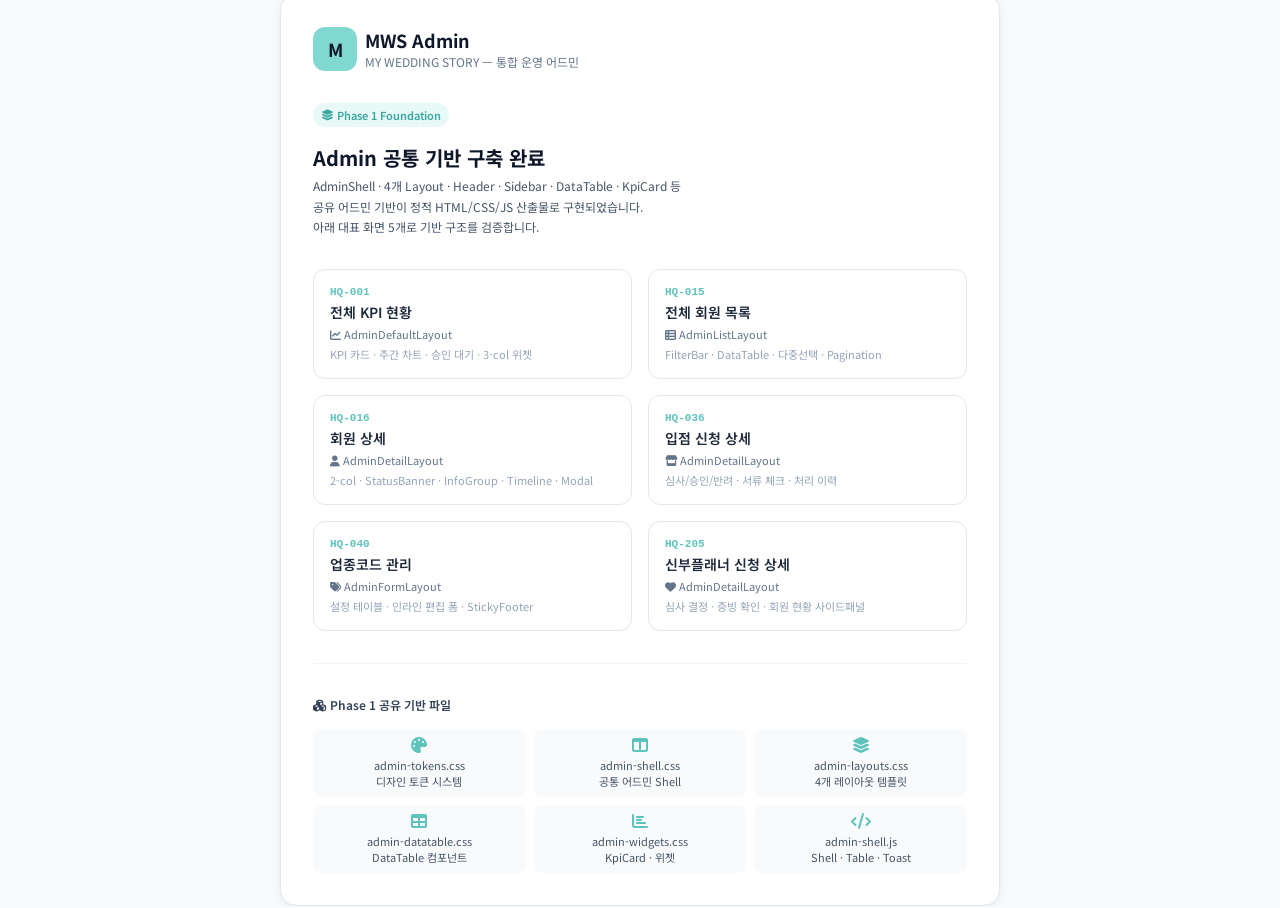
<file: admin/index.html>
<!DOCTYPE html>
<html lang="ko">
<head>
  <meta charset="UTF-8">
  <meta name="viewport" content="width=device-width, initial-scale=1.0">
  <title>MWS Admin — Phase 1</title>
  <link rel="preconnect" href="https://fonts.googleapis.com">
  <link href="https://fonts.googleapis.com/css2?family=Noto+Sans+KR:wght@400;500;600;700&display=swap" rel="stylesheet">
  <link rel="stylesheet" href="https://cdn.jsdelivr.net/npm/@fortawesome/fontawesome-free@6.4.0/css/all.min.css">
  <link rel="stylesheet" href="css/admin-tokens.css">
  <link rel="stylesheet" href="css/admin-shell.css">
  <style>
    body { display:flex; align-items:center; justify-content:center; min-height:100vh; background:var(--admin-page-bg); }
    .index-card { background:var(--color-white); border:1px solid var(--color-neutral-200); border-radius:var(--radius-lg); padding:var(--spacing-xl); max-width:720px; width:100%; box-shadow:var(--shadow-card); }
    .index-logo { display:flex; align-items:center; gap:var(--spacing-sm); margin-bottom:var(--spacing-xl); }
    .index-logo-icon { width:44px; height:44px; border-radius:var(--radius-md); background:var(--color-brand-primary); display:flex; align-items:center; justify-content:center; font-size:var(--font-size-2xl); font-weight:var(--font-weight-bold); color:var(--color-neutral-900); }
    .index-logo-text { font-size:var(--font-size-2xl); font-weight:var(--font-weight-bold); color:var(--color-neutral-900); }
    .index-logo-sub { font-size:var(--font-size-sm); color:var(--color-neutral-500); }
    .phase-badge { display:inline-flex; align-items:center; gap:var(--spacing-xs); padding:var(--spacing-xs) var(--spacing-sm); background:var(--color-brand-primary-light); color:var(--color-accent-mint-deep); border-radius:var(--radius-full); font-size:var(--font-size-xs); font-weight:var(--font-weight-semibold); margin-bottom:var(--spacing-base); }
    h1 { font-size:var(--font-size-3xl); font-weight:var(--font-weight-bold); color:var(--color-neutral-900); margin-bottom:var(--spacing-xs); }
    p { font-size:var(--font-size-sm); color:var(--color-neutral-600); margin-bottom:var(--spacing-xl); line-height:1.7; }
    .screen-grid { display:grid; grid-template-columns:1fr 1fr; gap:var(--spacing-base); }
    .screen-item { display:flex; flex-direction:column; gap:var(--spacing-xs); padding:var(--spacing-base); border:1px solid var(--color-neutral-200); border-radius:var(--radius-md); text-decoration:none; transition:all 0.2s; background:var(--color-white); }
    .screen-item:hover { border-color:var(--color-brand-primary); box-shadow:0 4px 16px rgba(129,216,208,0.2); transform:translateY(-1px); }
    .screen-id { font-size:var(--font-size-xs); font-weight:var(--font-weight-bold); color:var(--color-brand-primary-dark); font-family:monospace; }
    .screen-name { font-size:var(--font-size-base); font-weight:var(--font-weight-semibold); color:var(--color-neutral-800); }
    .screen-layout { font-size:var(--font-size-xs); color:var(--color-neutral-500); }
    .screen-desc { font-size:var(--font-size-xs); color:var(--color-neutral-400); }
    .divider { height:1px; background:var(--color-neutral-100); margin:var(--spacing-xl) 0; }
    .foundation-grid { display:grid; grid-template-columns:repeat(3,1fr); gap:var(--spacing-sm); margin-top:var(--spacing-base); }
    .foundation-item { padding:var(--spacing-sm); background:var(--color-neutral-50); border-radius:var(--radius-sm); text-align:center; font-size:var(--font-size-xs); color:var(--color-neutral-600); }
    .foundation-item i { display:block; font-size:var(--font-size-xl); margin-bottom:var(--spacing-xs); color:var(--color-brand-primary-dark); }
  </style>
</head>
<body>
  <div class="index-card">
    <div class="index-logo">
      <div class="index-logo-icon">M</div>
      <div>
        <div class="index-logo-text">MWS Admin</div>
        <div class="index-logo-sub">MY WEDDING STORY — 통합 운영 어드민</div>
      </div>
    </div>

    <span class="phase-badge"><i class="fa-solid fa-layer-group"></i> Phase 1 Foundation</span>
    <h1>Admin 공통 기반 구축 완료</h1>
    <p>
      AdminShell · 4개 Layout · Header · Sidebar · DataTable · KpiCard 등<br>
      공유 어드민 기반이 정적 HTML/CSS/JS 산출물로 구현되었습니다.<br>
      아래 대표 화면 5개로 기반 구조를 검증합니다.
    </p>

    <!-- Screens -->
    <div class="screen-grid">
      <a href="screens/hq-001-dashboard.html" class="screen-item">
        <span class="screen-id">HQ-001</span>
        <span class="screen-name">전체 KPI 현황</span>
        <span class="screen-layout"><i class="fa-solid fa-chart-line"></i> AdminDefaultLayout</span>
        <span class="screen-desc">KPI 카드 · 주간 차트 · 승인 대기 · 3-col 위젯</span>
      </a>
      <a href="screens/hq-015-member-list.html" class="screen-item">
        <span class="screen-id">HQ-015</span>
        <span class="screen-name">전체 회원 목록</span>
        <span class="screen-layout"><i class="fa-solid fa-table-list"></i> AdminListLayout</span>
        <span class="screen-desc">FilterBar · DataTable · 다중선택 · Pagination</span>
      </a>
      <a href="screens/hq-016-member-detail.html" class="screen-item">
        <span class="screen-id">HQ-016</span>
        <span class="screen-name">회원 상세</span>
        <span class="screen-layout"><i class="fa-solid fa-user"></i> AdminDetailLayout</span>
        <span class="screen-desc">2-col · StatusBanner · InfoGroup · Timeline · Modal</span>
      </a>
      <a href="screens/hq-036-store-apply-detail.html" class="screen-item">
        <span class="screen-id">HQ-036</span>
        <span class="screen-name">입점 신청 상세</span>
        <span class="screen-layout"><i class="fa-solid fa-store"></i> AdminDetailLayout</span>
        <span class="screen-desc">심사/승인/반려 · 서류 체크 · 처리 이력</span>
      </a>
      <a href="screens/hq-040-business-code.html" class="screen-item">
        <span class="screen-id">HQ-040</span>
        <span class="screen-name">업종코드 관리</span>
        <span class="screen-layout"><i class="fa-solid fa-tags"></i> AdminFormLayout</span>
        <span class="screen-desc">설정 테이블 · 인라인 편집 폼 · StickyFooter</span>
      </a>
      <a href="screens/hq-205-bride-planner-detail.html" class="screen-item">
        <span class="screen-id">HQ-205</span>
        <span class="screen-name">신부플래너 신청 상세</span>
        <span class="screen-layout"><i class="fa-solid fa-heart"></i> AdminDetailLayout</span>
        <span class="screen-desc">심사 결정 · 증빙 확인 · 회원 현황 사이드패널</span>
      </a>
    </div>

    <div class="divider"></div>

    <div style="font-size:var(--font-size-sm);font-weight:var(--font-weight-semibold);color:var(--color-neutral-700);margin-bottom:var(--spacing-sm);">
      <i class="fa-solid fa-cubes"></i> Phase 1 공유 기반 파일
    </div>
    <div class="foundation-grid">
      <div class="foundation-item"><i class="fa-solid fa-palette"></i>admin-tokens.css<br>디자인 토큰 시스템</div>
      <div class="foundation-item"><i class="fa-solid fa-table-columns"></i>admin-shell.css<br>공통 어드민 Shell</div>
      <div class="foundation-item"><i class="fa-solid fa-layer-group"></i>admin-layouts.css<br>4개 레이아웃 템플릿</div>
      <div class="foundation-item"><i class="fa-solid fa-table"></i>admin-datatable.css<br>DataTable 컴포넌트</div>
      <div class="foundation-item"><i class="fa-solid fa-chart-bar"></i>admin-widgets.css<br>KpiCard · 위젯</div>
      <div class="foundation-item"><i class="fa-solid fa-code"></i>admin-shell.js<br>Shell · Table · Toast</div>
    </div>
  </div>
</body>
</html>
</file>
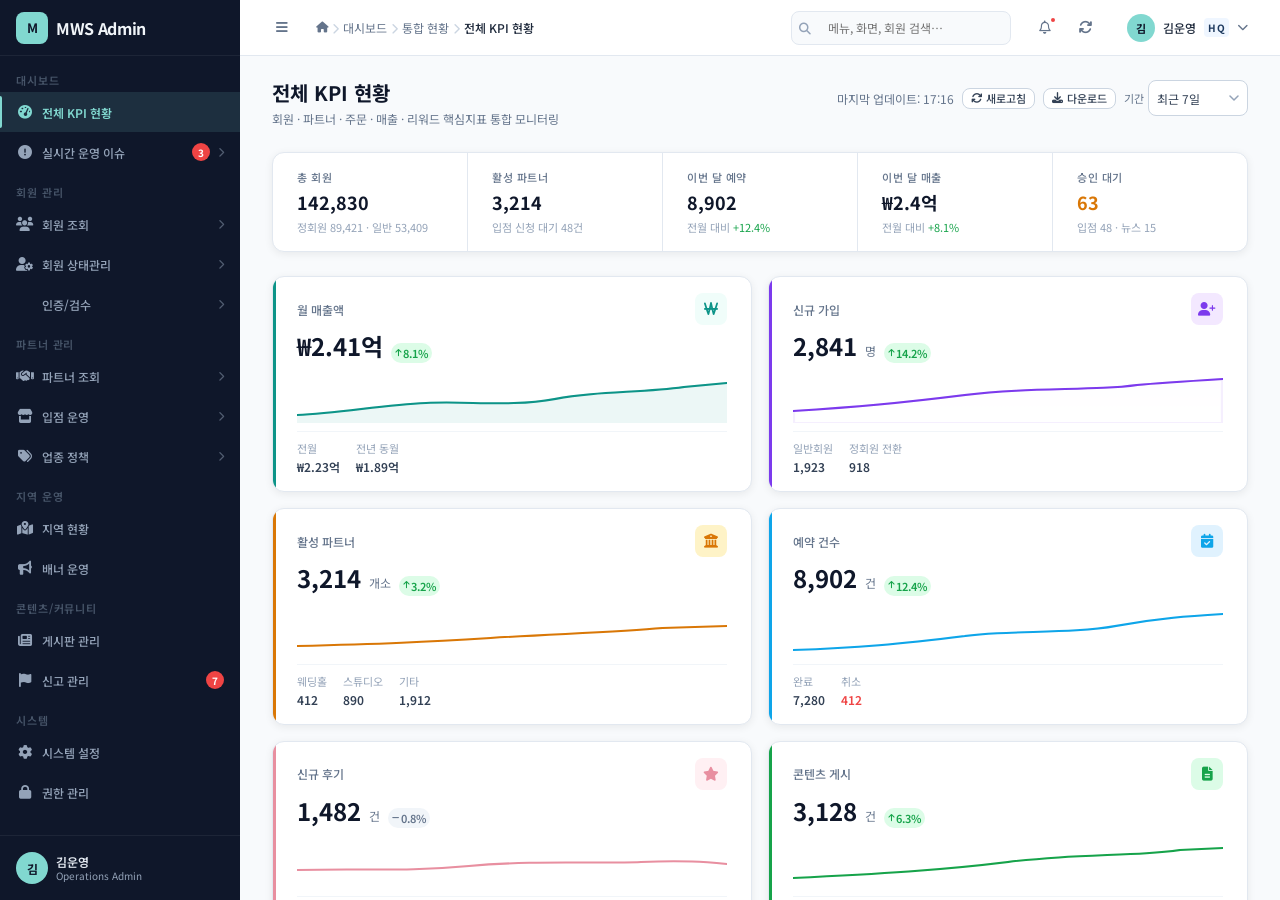
<file: admin/screens/hq-001-dashboard.html>
<!DOCTYPE html>
<html lang="ko">
<head>
  <meta charset="UTF-8">
  <meta name="viewport" content="width=device-width, initial-scale=1.0">
  <title>전체 KPI 현황 — MWS Admin</title>
  <!-- Fonts -->
  <link rel="preconnect" href="https://fonts.googleapis.com">
  <link href="https://fonts.googleapis.com/css2?family=Noto+Sans+KR:wght@300;400;500;600;700;800&display=swap" rel="stylesheet">
  <!-- Icons -->
  <link rel="stylesheet" href="https://cdn.jsdelivr.net/npm/@fortawesome/fontawesome-free@6.4.0/css/all.min.css">
  <!-- Admin Token System -->
  <link rel="stylesheet" href="../css/admin-tokens.css">
  <link rel="stylesheet" href="../css/admin-shell.css">
  <link rel="stylesheet" href="../css/admin-layouts.css">
  <link rel="stylesheet" href="../css/admin-datatable.css">
  <link rel="stylesheet" href="../css/admin-widgets.css">
</head>
<body>

<!-- ═══════════════════════════════════════════════════════════
     ADMIN SHELL FRAME
     AdminDefaultLayout: Sidebar + Header + Container(1440px)
     Screen: HQ-001 전체 KPI 현황
     Menu: 대시보드 > 통합 현황 > 전체 KPI 현황
════════════════════════════════════════════════════════════ -->
<div class="admin-shell admin-layout-default" id="adminShell">

  <!-- ── Sidebar Overlay (tablet/mobile) ──────────────── -->
  <div class="admin-sidebar-overlay" aria-hidden="true"></div>

  <!-- ══════════════════════════════════════════════════════
       SIDEBAR COMPONENT
  ═══════════════════════════════════════════════════════ -->
  <aside class="admin-sidebar" role="navigation" aria-label="관리자 메뉴">

    <!-- Logo -->
    <div class="admin-sidebar-logo">
      <div class="admin-sidebar-logo-icon" aria-hidden="true">M</div>
      <span class="admin-sidebar-logo-text">MWS Admin</span>
    </div>

    <!-- Nav -->
    <nav class="admin-sidebar-nav">

      <!-- 대시보드 -->
      <div class="admin-nav-group">
        <span class="admin-nav-group-label">대시보드</span>

        <div class="admin-nav-item is-active" data-href="hq-001-dashboard.html">
          <span class="admin-nav-item-icon"><i class="fa-solid fa-gauge-high"></i></span>
          <span class="admin-nav-item-label">전체 KPI 현황</span>
        </div>
        <div class="admin-nav-item" data-has-sub data-href="#">
          <span class="admin-nav-item-icon"><i class="fa-solid fa-circle-exclamation"></i></span>
          <span class="admin-nav-item-label">실시간 운영 이슈</span>
          <span class="admin-nav-item-badge">3</span>
          <i class="fa-solid fa-chevron-right admin-nav-chevron" aria-hidden="true" style="margin-left:auto;font-size:10px;opacity:0.5;"></i>
        </div>
        <div class="admin-nav-sub">
          <div class="admin-nav-sub-item">회원 KPI</div>
          <div class="admin-nav-sub-item">파트너 KPI</div>
          <div class="admin-nav-sub-item">예약 상담 KPI</div>
          <div class="admin-nav-sub-item">포인트 KPI</div>
          <div class="admin-nav-sub-item">통합 승인 대기</div>
        </div>
      </div>

      <!-- 회원 관리 -->
      <div class="admin-nav-group">
        <span class="admin-nav-group-label">회원 관리</span>

        <div class="admin-nav-item" data-has-sub data-href="#">
          <span class="admin-nav-item-icon"><i class="fa-solid fa-users"></i></span>
          <span class="admin-nav-item-label">회원 조회</span>
          <i class="fa-solid fa-chevron-right admin-nav-chevron" aria-hidden="true" style="margin-left:auto;font-size:10px;opacity:0.5;"></i>
        </div>
        <div class="admin-nav-sub">
          <div class="admin-nav-sub-item" data-href="hq-015-member-list.html">전체 회원 목록</div>
          <div class="admin-nav-sub-item" data-href="hq-016-member-detail.html">회원 상세</div>
        </div>

        <div class="admin-nav-item" data-has-sub data-href="#">
          <span class="admin-nav-item-icon"><i class="fa-solid fa-user-gear"></i></span>
          <span class="admin-nav-item-label">회원 상태관리</span>
          <i class="fa-solid fa-chevron-right admin-nav-chevron" aria-hidden="true" style="margin-left:auto;font-size:10px;opacity:0.5;"></i>
        </div>
        <div class="admin-nav-sub">
          <div class="admin-nav-sub-item">휴면회원 목록</div>
          <div class="admin-nav-sub-item">탈퇴회원 목록</div>
          <div class="admin-nav-sub-item">제재회원 목록</div>
        </div>

        <div class="admin-nav-item" data-has-sub data-href="#">
          <span class="admin-nav-item-icon"><i class="fa-solid fa-shield-check"></i></span>
          <span class="admin-nav-item-label">인증/검수</span>
          <i class="fa-solid fa-chevron-right admin-nav-chevron" aria-hidden="true" style="margin-left:auto;font-size:10px;opacity:0.5;"></i>
        </div>
        <div class="admin-nav-sub">
          <div class="admin-nav-sub-item">본인인증 현황</div>
          <div class="admin-nav-sub-item">정회원 전환 관리</div>
          <div class="admin-nav-sub-item" data-href="hq-205-bride-planner-detail.html">신부플래너 신청 목록</div>
        </div>
      </div>

      <!-- 파트너 관리 -->
      <div class="admin-nav-group">
        <span class="admin-nav-group-label">파트너 관리</span>

        <div class="admin-nav-item" data-has-sub data-href="#">
          <span class="admin-nav-item-icon"><i class="fa-solid fa-handshake"></i></span>
          <span class="admin-nav-item-label">파트너 조회</span>
          <i class="fa-solid fa-chevron-right admin-nav-chevron" aria-hidden="true" style="margin-left:auto;font-size:10px;opacity:0.5;"></i>
        </div>
        <div class="admin-nav-sub">
          <div class="admin-nav-sub-item">전체 파트너 목록</div>
          <div class="admin-nav-sub-item">파트너 상세</div>
        </div>

        <div class="admin-nav-item" data-has-sub data-href="#">
          <span class="admin-nav-item-icon"><i class="fa-solid fa-store"></i></span>
          <span class="admin-nav-item-label">입점 운영</span>
          <i class="fa-solid fa-chevron-right admin-nav-chevron" aria-hidden="true" style="margin-left:auto;font-size:10px;opacity:0.5;"></i>
        </div>
        <div class="admin-nav-sub">
          <div class="admin-nav-sub-item">입점 신청 목록</div>
          <div class="admin-nav-sub-item" data-href="hq-036-store-apply-detail.html">입점 신청 상세</div>
          <div class="admin-nav-sub-item">입점 승인 이력</div>
        </div>

        <div class="admin-nav-item" data-has-sub data-href="#">
          <span class="admin-nav-item-icon"><i class="fa-solid fa-tags"></i></span>
          <span class="admin-nav-item-label">업종 정책</span>
          <i class="fa-solid fa-chevron-right admin-nav-chevron" aria-hidden="true" style="margin-left:auto;font-size:10px;opacity:0.5;"></i>
        </div>
        <div class="admin-nav-sub">
          <div class="admin-nav-sub-item" data-href="hq-040-business-code.html">업종코드 관리</div>
          <div class="admin-nav-sub-item">파트너 노출 정책</div>
        </div>
      </div>

      <!-- 지역 운영 -->
      <div class="admin-nav-group">
        <span class="admin-nav-group-label">지역 운영</span>
        <div class="admin-nav-item" data-href="#">
          <span class="admin-nav-item-icon"><i class="fa-solid fa-map-location-dot"></i></span>
          <span class="admin-nav-item-label">지역 현황</span>
        </div>
        <div class="admin-nav-item" data-href="#">
          <span class="admin-nav-item-icon"><i class="fa-solid fa-bullhorn"></i></span>
          <span class="admin-nav-item-label">배너 운영</span>
        </div>
      </div>

      <!-- 콘텐츠/커뮤니티 -->
      <div class="admin-nav-group">
        <span class="admin-nav-group-label">콘텐츠/커뮤니티</span>
        <div class="admin-nav-item" data-href="#">
          <span class="admin-nav-item-icon"><i class="fa-solid fa-newspaper"></i></span>
          <span class="admin-nav-item-label">게시판 관리</span>
        </div>
        <div class="admin-nav-item" data-href="#">
          <span class="admin-nav-item-icon"><i class="fa-solid fa-flag"></i></span>
          <span class="admin-nav-item-label">신고 관리</span>
          <span class="admin-nav-item-badge">7</span>
        </div>
      </div>

      <!-- 시스템 -->
      <div class="admin-nav-group">
        <span class="admin-nav-group-label">시스템</span>
        <div class="admin-nav-item" data-href="#">
          <span class="admin-nav-item-icon"><i class="fa-solid fa-gear"></i></span>
          <span class="admin-nav-item-label">시스템 설정</span>
        </div>
        <div class="admin-nav-item" data-href="#">
          <span class="admin-nav-item-icon"><i class="fa-solid fa-lock"></i></span>
          <span class="admin-nav-item-label">권한 관리</span>
        </div>
      </div>

    </nav>

    <!-- User -->
    <div class="admin-sidebar-footer">
      <div class="admin-sidebar-user">
        <div class="admin-sidebar-avatar" aria-hidden="true">김</div>
        <div class="admin-sidebar-user-info">
          <div class="admin-sidebar-user-name">김운영</div>
          <div class="admin-sidebar-user-role">Operations Admin</div>
        </div>
      </div>
    </div>

  </aside>
  <!-- END Sidebar -->

  <!-- ══════════════════════════════════════════════════════
       MAIN AREA
  ═══════════════════════════════════════════════════════ -->
  <div class="admin-main">

    <!-- HEADER -->
    <header class="admin-header" role="banner">
      <button class="admin-header-toggle" aria-label="사이드바 토글" aria-expanded="true" aria-controls="adminShell">
        <i class="fa-solid fa-bars"></i>
      </button>

      <nav class="admin-header-breadcrumb" aria-label="현재 위치">
        <div class="admin-breadcrumb-item">
          <i class="fa-solid fa-house admin-text-muted admin-text-xs"></i>
        </div>
        <span class="admin-breadcrumb-sep" aria-hidden="true"><i class="fa-solid fa-chevron-right"></i></span>
        <div class="admin-breadcrumb-item">대시보드</div>
        <span class="admin-breadcrumb-sep" aria-hidden="true"><i class="fa-solid fa-chevron-right"></i></span>
        <div class="admin-breadcrumb-item">통합 현황</div>
        <span class="admin-breadcrumb-sep" aria-hidden="true"><i class="fa-solid fa-chevron-right"></i></span>
        <div class="admin-breadcrumb-item">전체 KPI 현황</div>
      </nav>

      <div class="admin-header-search" role="search">
        <span class="admin-header-search-icon" aria-hidden="true"><i class="fa-solid fa-magnifying-glass"></i></span>
        <input class="admin-header-search-input" type="search" placeholder="메뉴, 화면, 회원 검색…" aria-label="관리자 검색">
      </div>

      <div class="admin-header-actions">
        <button class="admin-header-action-btn" aria-label="알림">
          <i class="fa-regular fa-bell"></i>
          <span class="admin-header-notif-dot" aria-hidden="true"></span>
        </button>
        <button class="admin-header-action-btn" aria-label="새로고침">
          <i class="fa-solid fa-arrows-rotate"></i>
        </button>
      </div>

      <div class="admin-header-user" role="button" tabindex="0" aria-label="사용자 메뉴" aria-haspopup="true">
        <div class="admin-header-avatar" aria-hidden="true">김</div>
        <span class="admin-header-user-name">김운영</span>
        <span class="admin-role-badge role-hq">HQ</span>
        <i class="fa-solid fa-chevron-down admin-text-xs admin-text-muted" aria-hidden="true"></i>
      </div>
    </header>

    <!-- CONTENT -->
    <main class="admin-content" id="mainContent">
      <div class="admin-container">

        <!-- Page Header -->
        <div class="admin-page-header">
          <div class="admin-page-title-group">
            <h1 class="admin-page-title">전체 KPI 현황</h1>
            <p class="admin-page-subtitle">회원 · 파트너 · 주문 · 매출 · 리워드 핵심지표 통합 모니터링</p>
          </div>
          <div class="admin-page-actions">
            <span class="admin-text-muted admin-text-sm" id="lastUpdated"></span>
            <button class="admin-btn admin-btn-secondary admin-btn-sm" onclick="refreshData()">
              <i class="fa-solid fa-arrows-rotate"></i> 새로고침
            </button>
            <button class="admin-btn admin-btn-secondary admin-btn-sm">
              <i class="fa-solid fa-download"></i> 다운로드
            </button>
            <div style="display:flex;align-items:center;gap:var(--spacing-xs);">
              <label class="admin-text-xs admin-text-muted" for="dateRange">기간</label>
              <select class="admin-filter-select" id="dateRange" style="min-width:100px;" onchange="updatePeriod(this.value)">
                <option value="today">오늘</option>
                <option value="7d" selected>최근 7일</option>
                <option value="30d">최근 30일</option>
                <option value="90d">최근 90일</option>
              </select>
            </div>
          </div>
        </div>

        <!-- Summary Row -->
        <div class="admin-summary-row">
          <div class="admin-summary-stat">
            <span class="admin-summary-stat-label">총 회원</span>
            <span class="admin-summary-stat-value">142,830</span>
            <span class="admin-summary-stat-sub">정회원 89,421 · 일반 53,409</span>
          </div>
          <div class="admin-summary-stat">
            <span class="admin-summary-stat-label">활성 파트너</span>
            <span class="admin-summary-stat-value">3,214</span>
            <span class="admin-summary-stat-sub">입점 신청 대기 48건</span>
          </div>
          <div class="admin-summary-stat">
            <span class="admin-summary-stat-label">이번 달 예약</span>
            <span class="admin-summary-stat-value">8,902</span>
            <span class="admin-summary-stat-sub">전월 대비 <span style="color:var(--color-success)">+12.4%</span></span>
          </div>
          <div class="admin-summary-stat">
            <span class="admin-summary-stat-label">이번 달 매출</span>
            <span class="admin-summary-stat-value">₩2.4억</span>
            <span class="admin-summary-stat-sub">전월 대비 <span style="color:var(--color-success)">+8.1%</span></span>
          </div>
          <div class="admin-summary-stat">
            <span class="admin-summary-stat-label">승인 대기</span>
            <span class="admin-summary-stat-value" style="color:var(--color-warning);">63</span>
            <span class="admin-summary-stat-sub">입점 48 · 뉴스 15</span>
          </div>
        </div>

        <!-- KPI Card Grid (6 cards) -->
        <div class="admin-kpi-grid">

          <!-- Revenue -->
          <div class="admin-kpi-card kpi-revenue">
            <div class="admin-kpi-header">
              <span class="admin-kpi-label">월 매출액</span>
              <div class="admin-kpi-icon"><i class="fa-solid fa-won-sign"></i></div>
            </div>
            <div class="admin-kpi-value-row">
              <span class="admin-kpi-value">₩2.41억</span>
              <span class="admin-kpi-delta delta-up"><i class="fa-solid fa-arrow-up fa-xs"></i> 8.1%</span>
            </div>
            <svg class="admin-kpi-sparkline" viewBox="0 0 200 48" preserveAspectRatio="none" aria-hidden="true">
              <defs>
                <linearGradient id="grad-revenue" x1="0" y1="0" x2="0" y2="1">
                  <stop offset="0%" stop-color="var(--kpi-revenue-color)" stop-opacity="0.15"/>
                  <stop offset="100%" stop-color="var(--kpi-revenue-color)" stop-opacity="0"/>
                </linearGradient>
              </defs>
              <path class="sparkline-area" fill="url(#grad-revenue)" d="M0,40 C20,38 40,30 60,28 C80,26 100,32 120,24 C140,16 160,18 180,12 L200,8 L200,48 L0,48 Z"/>
              <path d="M0,40 C20,38 40,30 60,28 C80,26 100,32 120,24 C140,16 160,18 180,12 L200,8" style="stroke:var(--kpi-revenue-color)"/>
            </svg>
            <div class="admin-kpi-footer">
              <div class="admin-kpi-stat">
                <span class="admin-kpi-stat-label">전월</span>
                <span class="admin-kpi-stat-value">₩2.23억</span>
              </div>
              <div class="admin-kpi-stat">
                <span class="admin-kpi-stat-label">전년 동월</span>
                <span class="admin-kpi-stat-value">₩1.89억</span>
              </div>
            </div>
          </div>

          <!-- Users -->
          <div class="admin-kpi-card kpi-users">
            <div class="admin-kpi-header">
              <span class="admin-kpi-label">신규 가입</span>
              <div class="admin-kpi-icon"><i class="fa-solid fa-user-plus"></i></div>
            </div>
            <div class="admin-kpi-value-row">
              <span class="admin-kpi-value">2,841</span>
              <span class="admin-kpi-unit">명</span>
              <span class="admin-kpi-delta delta-up"><i class="fa-solid fa-arrow-up fa-xs"></i> 14.2%</span>
            </div>
            <svg class="admin-kpi-sparkline" viewBox="0 0 200 48" preserveAspectRatio="none" aria-hidden="true">
              <defs>
                <linearGradient id="grad-users" x1="0" y1="0" x2="0" y2="1">
                  <stop offset="0%" stop-color="var(--kpi-users-color)" stop-opacity="0.15"/>
                  <stop offset="100%" stop-color="var(--kpi-users-color)" stop-opacity="0"/>
                </linearGradient>
              </defs>
              <path class="sparkline-area" fill="url(#grad-users)" d="M0,36 C30,32 50,28 80,20 C110,12 140,16 160,10 C170,8 185,6 200,4 L200,48 L0,48 Z" style="fill:url(#grad-users)"/>
              <path d="M0,36 C30,32 50,28 80,20 C110,12 140,16 160,10 C170,8 185,6 200,4" style="stroke:var(--kpi-users-color)"/>
            </svg>
            <div class="admin-kpi-footer">
              <div class="admin-kpi-stat">
                <span class="admin-kpi-stat-label">일반회원</span>
                <span class="admin-kpi-stat-value">1,923</span>
              </div>
              <div class="admin-kpi-stat">
                <span class="admin-kpi-stat-label">정회원 전환</span>
                <span class="admin-kpi-stat-value">918</span>
              </div>
            </div>
          </div>

          <!-- Partners -->
          <div class="admin-kpi-card kpi-partners">
            <div class="admin-kpi-header">
              <span class="admin-kpi-label">활성 파트너</span>
              <div class="admin-kpi-icon"><i class="fa-solid fa-building-columns"></i></div>
            </div>
            <div class="admin-kpi-value-row">
              <span class="admin-kpi-value">3,214</span>
              <span class="admin-kpi-unit">개소</span>
              <span class="admin-kpi-delta delta-up"><i class="fa-solid fa-arrow-up fa-xs"></i> 3.2%</span>
            </div>
            <svg class="admin-kpi-sparkline" viewBox="0 0 200 48" preserveAspectRatio="none" aria-hidden="true">
              <path d="M0,38 C40,36 60,34 90,30 C120,26 150,24 170,20 L200,18" style="stroke:var(--kpi-partners-color)"/>
            </svg>
            <div class="admin-kpi-footer">
              <div class="admin-kpi-stat">
                <span class="admin-kpi-stat-label">웨딩홀</span>
                <span class="admin-kpi-stat-value">412</span>
              </div>
              <div class="admin-kpi-stat">
                <span class="admin-kpi-stat-label">스튜디오</span>
                <span class="admin-kpi-stat-value">890</span>
              </div>
              <div class="admin-kpi-stat">
                <span class="admin-kpi-stat-label">기타</span>
                <span class="admin-kpi-stat-value">1,912</span>
              </div>
            </div>
          </div>

          <!-- Orders -->
          <div class="admin-kpi-card kpi-orders">
            <div class="admin-kpi-header">
              <span class="admin-kpi-label">예약 건수</span>
              <div class="admin-kpi-icon"><i class="fa-solid fa-calendar-check"></i></div>
            </div>
            <div class="admin-kpi-value-row">
              <span class="admin-kpi-value">8,902</span>
              <span class="admin-kpi-unit">건</span>
              <span class="admin-kpi-delta delta-up"><i class="fa-solid fa-arrow-up fa-xs"></i> 12.4%</span>
            </div>
            <svg class="admin-kpi-sparkline" viewBox="0 0 200 48" preserveAspectRatio="none" aria-hidden="true">
              <path d="M0,42 C30,40 50,36 80,28 C100,22 130,26 150,18 C170,10 185,8 200,6" style="stroke:var(--kpi-orders-color)"/>
            </svg>
            <div class="admin-kpi-footer">
              <div class="admin-kpi-stat">
                <span class="admin-kpi-stat-label">완료</span>
                <span class="admin-kpi-stat-value">7,280</span>
              </div>
              <div class="admin-kpi-stat">
                <span class="admin-kpi-stat-label">취소</span>
                <span class="admin-kpi-stat-value" style="color:var(--color-error)">412</span>
              </div>
            </div>
          </div>

          <!-- Reviews -->
          <div class="admin-kpi-card kpi-reviews">
            <div class="admin-kpi-header">
              <span class="admin-kpi-label">신규 후기</span>
              <div class="admin-kpi-icon"><i class="fa-solid fa-star"></i></div>
            </div>
            <div class="admin-kpi-value-row">
              <span class="admin-kpi-value">1,482</span>
              <span class="admin-kpi-unit">건</span>
              <span class="admin-kpi-delta delta-steady"><i class="fa-solid fa-minus fa-xs"></i> 0.8%</span>
            </div>
            <svg class="admin-kpi-sparkline" viewBox="0 0 200 48" preserveAspectRatio="none" aria-hidden="true">
              <path d="M0,30 C30,28 50,32 80,26 C110,20 140,24 160,22 C180,20 190,22 200,24" style="stroke:var(--kpi-reviews-color)"/>
            </svg>
            <div class="admin-kpi-footer">
              <div class="admin-kpi-stat">
                <span class="admin-kpi-stat-label">평균 평점</span>
                <span class="admin-kpi-stat-value">4.72</span>
              </div>
              <div class="admin-kpi-stat">
                <span class="admin-kpi-stat-label">인증 후기</span>
                <span class="admin-kpi-stat-value">64%</span>
              </div>
            </div>
          </div>

          <!-- Content -->
          <div class="admin-kpi-card kpi-content">
            <div class="admin-kpi-header">
              <span class="admin-kpi-label">콘텐츠 게시</span>
              <div class="admin-kpi-icon"><i class="fa-solid fa-file-lines"></i></div>
            </div>
            <div class="admin-kpi-value-row">
              <span class="admin-kpi-value">3,128</span>
              <span class="admin-kpi-unit">건</span>
              <span class="admin-kpi-delta delta-up"><i class="fa-solid fa-arrow-up fa-xs"></i> 6.3%</span>
            </div>
            <svg class="admin-kpi-sparkline" viewBox="0 0 200 48" preserveAspectRatio="none" aria-hidden="true">
              <path d="M0,38 C40,34 70,30 100,22 C130,14 160,16 180,10 L200,8" style="stroke:var(--kpi-content-color)"/>
            </svg>
            <div class="admin-kpi-footer">
              <div class="admin-kpi-stat">
                <span class="admin-kpi-stat-label">커뮤니티</span>
                <span class="admin-kpi-stat-value">2,340</span>
              </div>
              <div class="admin-kpi-stat">
                <span class="admin-kpi-stat-label">매거진</span>
                <span class="admin-kpi-stat-value">788</span>
              </div>
            </div>
          </div>

        </div>
        <!-- END KPI Grid -->

        <!-- Chart Row -->
        <div class="admin-chart-row">

          <!-- Main Chart: Weekly Trend -->
          <div class="admin-card">
            <div class="admin-card-header">
              <h2 class="admin-card-title">주간 트렌드</h2>
              <div style="display:flex;gap:var(--spacing-xs);">
                <div class="admin-tabs" role="tablist" style="border:none;margin:0;">
                  <button class="admin-tab-btn is-active" data-tab="tab-reservation">예약</button>
                  <button class="admin-tab-btn" data-tab="tab-signup">가입</button>
                  <button class="admin-tab-btn" data-tab="tab-revenue">매출</button>
                </div>
              </div>
            </div>
            <div class="admin-card-body">
              <!-- Inline SVG bar chart (no external library) -->
              <svg class="admin-bar-chart" viewBox="0 0 700 200" aria-label="주간 예약 현황 차트" role="img">
                <defs>
                  <linearGradient id="barGrad" x1="0" y1="0" x2="0" y2="1">
                    <stop offset="0%" stop-color="var(--color-brand-primary)" stop-opacity="0.9"/>
                    <stop offset="100%" stop-color="var(--color-brand-primary)" stop-opacity="0.5"/>
                  </linearGradient>
                </defs>
                <!-- Grid lines -->
                <line x1="60" y1="10" x2="680" y2="10" stroke="var(--color-neutral-100)" stroke-width="1"/>
                <line x1="60" y1="50" x2="680" y2="50" stroke="var(--color-neutral-100)" stroke-width="1"/>
                <line x1="60" y1="90" x2="680" y2="90" stroke="var(--color-neutral-100)" stroke-width="1"/>
                <line x1="60" y1="130" x2="680" y2="130" stroke="var(--color-neutral-100)" stroke-width="1"/>
                <line x1="60" y1="170" x2="680" y2="170" stroke="var(--color-neutral-100)" stroke-width="1"/>
                <!-- Y-axis labels -->
                <text x="50" y="14" text-anchor="end" font-size="10" fill="var(--color-neutral-400)">500</text>
                <text x="50" y="54" text-anchor="end" font-size="10" fill="var(--color-neutral-400)">400</text>
                <text x="50" y="94" text-anchor="end" font-size="10" fill="var(--color-neutral-400)">300</text>
                <text x="50" y="134" text-anchor="end" font-size="10" fill="var(--color-neutral-400)">200</text>
                <text x="50" y="174" text-anchor="end" font-size="10" fill="var(--color-neutral-400)">100</text>
                <!-- Bars + X labels -->
                <!-- Mon -->
                <rect x="80" y="50" width="64" height="120" rx="4" fill="url(#barGrad)" opacity="0.85"/>
                <text x="112" y="188" text-anchor="middle" font-size="11" fill="var(--color-neutral-500)">월</text>
                <text x="112" y="44" text-anchor="middle" font-size="10" fill="var(--color-neutral-600)" font-weight="600">400</text>
                <!-- Tue -->
                <rect x="170" y="30" width="64" height="140" rx="4" fill="url(#barGrad)"/>
                <text x="202" y="188" text-anchor="middle" font-size="11" fill="var(--color-neutral-500)">화</text>
                <text x="202" y="24" text-anchor="middle" font-size="10" fill="var(--color-neutral-600)" font-weight="600">480</text>
                <!-- Wed -->
                <rect x="260" y="60" width="64" height="110" rx="4" fill="url(#barGrad)" opacity="0.85"/>
                <text x="292" y="188" text-anchor="middle" font-size="11" fill="var(--color-neutral-500)">수</text>
                <text x="292" y="54" text-anchor="middle" font-size="10" fill="var(--color-neutral-600)" font-weight="600">370</text>
                <!-- Thu -->
                <rect x="350" y="20" width="64" height="150" rx="4" fill="url(#barGrad)"/>
                <text x="382" y="188" text-anchor="middle" font-size="11" fill="var(--color-neutral-500)">목</text>
                <text x="382" y="14" text-anchor="middle" font-size="10" fill="var(--color-neutral-600)" font-weight="600">500</text>
                <!-- Fri -->
                <rect x="440" y="40" width="64" height="130" rx="4" fill="url(#barGrad)" opacity="0.85"/>
                <text x="472" y="188" text-anchor="middle" font-size="11" fill="var(--color-neutral-500)">금</text>
                <text x="472" y="34" text-anchor="middle" font-size="10" fill="var(--color-neutral-600)" font-weight="600">440</text>
                <!-- Sat -->
                <rect x="530" y="70" width="64" height="100" rx="4" fill="var(--color-brand-primary-light)" stroke="var(--color-brand-primary)" stroke-width="1.5"/>
                <text x="562" y="188" text-anchor="middle" font-size="11" fill="var(--color-neutral-500)">토</text>
                <text x="562" y="64" text-anchor="middle" font-size="10" fill="var(--color-neutral-600)" font-weight="600">340</text>
                <!-- Sun -->
                <rect x="600" y="90" width="64" height="80" rx="4" fill="var(--color-brand-primary-light)" stroke="var(--color-brand-primary)" stroke-width="1.5"/>
                <text x="632" y="188" text-anchor="middle" font-size="11" fill="var(--color-neutral-500)">일</text>
                <text x="632" y="84" text-anchor="middle" font-size="10" fill="var(--color-neutral-600)" font-weight="600">280</text>
              </svg>
            </div>
          </div>

          <!-- Side: Approval Queue -->
          <div class="admin-card">
            <div class="admin-card-header">
              <h2 class="admin-card-title">승인 대기</h2>
              <span class="admin-status-badge status-review" style="font-size:var(--font-size-xs);">63건</span>
            </div>
            <div class="admin-card-body flush">
              <div class="admin-approval-list">
                <div class="admin-approval-item">
                  <div class="admin-approval-icon" style="background:var(--role-pt-light);color:var(--role-pt-color);">
                    <i class="fa-solid fa-store"></i>
                  </div>
                  <div class="admin-approval-info">
                    <div class="admin-approval-title">신규 입점 신청</div>
                    <div class="admin-approval-meta">웨딩홀 파트너 · 강남구</div>
                  </div>
                  <span class="admin-approval-time">2분 전</span>
                </div>
                <div class="admin-approval-item">
                  <div class="admin-approval-icon" style="background:var(--color-info-light);color:var(--color-info);">
                    <i class="fa-solid fa-newspaper"></i>
                  </div>
                  <div class="admin-approval-info">
                    <div class="admin-approval-title">웨딩뉴스 기사 심사</div>
                    <div class="admin-approval-meta">2026 봄 웨딩 트렌드</div>
                  </div>
                  <span class="admin-approval-time">18분 전</span>
                </div>
                <div class="admin-approval-item">
                  <div class="admin-approval-icon" style="background:var(--color-accent-purple-light);color:var(--color-accent-purple);">
                    <i class="fa-solid fa-user-shield"></i>
                  </div>
                  <div class="admin-approval-info">
                    <div class="admin-approval-title">신부플래너 신청</div>
                    <div class="admin-approval-meta">이서연 회원</div>
                  </div>
                  <span class="admin-approval-time">34분 전</span>
                </div>
                <div class="admin-approval-item">
                  <div class="admin-approval-icon" style="background:var(--role-pt-light);color:var(--role-pt-color);">
                    <i class="fa-solid fa-store"></i>
                  </div>
                  <div class="admin-approval-info">
                    <div class="admin-approval-title">신규 입점 신청</div>
                    <div class="admin-approval-meta">스튜디오 파트너 · 마포구</div>
                  </div>
                  <span class="admin-approval-time">51분 전</span>
                </div>
                <div class="admin-approval-item">
                  <div class="admin-approval-icon" style="background:var(--color-success-light);color:var(--color-success);">
                    <i class="fa-solid fa-coins"></i>
                  </div>
                  <div class="admin-approval-info">
                    <div class="admin-approval-title">예치금 충전 요청</div>
                    <div class="admin-approval-meta">그레이스 채플 · ₩500,000</div>
                  </div>
                  <span class="admin-approval-time">1시간 전</span>
                </div>
              </div>
            </div>
            <div class="admin-card-footer">
              <a href="#" class="admin-btn admin-btn-ghost admin-btn-sm" style="color:var(--color-brand-primary-dark);">
                전체 보기 <i class="fa-solid fa-arrow-right fa-xs"></i>
              </a>
            </div>
          </div>

        </div>
        <!-- END Chart Row -->

        <!-- Three Column: Member / Partner / Point -->
        <div class="admin-three-col">

          <!-- Member Status -->
          <div class="admin-card">
            <div class="admin-card-header">
              <h2 class="admin-card-title">회원 현황</h2>
              <span class="admin-text-muted admin-text-xs">이번 달</span>
            </div>
            <div class="admin-card-body">
              <div style="display:flex;flex-direction:column;gap:var(--spacing-sm);">
                <div style="display:flex;justify-content:space-between;align-items:center;">
                  <span class="admin-text-sm">정회원 (VM)</span>
                  <div style="display:flex;align-items:center;gap:var(--spacing-sm);">
                    <div style="width:100px;height:6px;background:var(--color-neutral-100);border-radius:var(--radius-full);overflow:hidden;">
                      <div style="width:62%;height:100%;background:var(--kpi-users-color);border-radius:var(--radius-full);"></div>
                    </div>
                    <span class="admin-text-sm admin-text-bold">89,421</span>
                  </div>
                </div>
                <div style="display:flex;justify-content:space-between;align-items:center;">
                  <span class="admin-text-sm">일반회원 (MU)</span>
                  <div style="display:flex;align-items:center;gap:var(--spacing-sm);">
                    <div style="width:100px;height:6px;background:var(--color-neutral-100);border-radius:var(--radius-full);overflow:hidden;">
                      <div style="width:37%;height:100%;background:var(--color-neutral-300);border-radius:var(--radius-full);"></div>
                    </div>
                    <span class="admin-text-sm admin-text-bold">53,409</span>
                  </div>
                </div>
                <div style="display:flex;justify-content:space-between;align-items:center;">
                  <span class="admin-text-sm" style="color:var(--color-warning);">휴면</span>
                  <div style="display:flex;align-items:center;gap:var(--spacing-sm);">
                    <div style="width:100px;height:6px;background:var(--color-neutral-100);border-radius:var(--radius-full);overflow:hidden;">
                      <div style="width:8%;height:100%;background:var(--color-warning);border-radius:var(--radius-full);"></div>
                    </div>
                    <span class="admin-text-sm admin-text-bold">11,200</span>
                  </div>
                </div>
                <div style="display:flex;justify-content:space-between;align-items:center;">
                  <span class="admin-text-sm" style="color:var(--color-error);">제재</span>
                  <div style="display:flex;align-items:center;gap:var(--spacing-sm);">
                    <div style="width:100px;height:6px;background:var(--color-neutral-100);border-radius:var(--radius-full);overflow:hidden;">
                      <div style="width:2%;height:100%;background:var(--color-error);border-radius:var(--radius-full);"></div>
                    </div>
                    <span class="admin-text-sm admin-text-bold">320</span>
                  </div>
                </div>
              </div>
            </div>
          </div>

          <!-- Partner by Category -->
          <div class="admin-card">
            <div class="admin-card-header">
              <h2 class="admin-card-title">업종별 파트너</h2>
              <span class="admin-text-muted admin-text-xs">활성 기준</span>
            </div>
            <div class="admin-card-body">
              <div style="display:flex;flex-direction:column;gap:var(--spacing-sm);">
                <div style="display:flex;justify-content:space-between;align-items:center;">
                  <span class="admin-text-sm">스튜디오</span>
                  <div style="display:flex;align-items:center;gap:var(--spacing-sm);">
                    <div style="width:100px;height:6px;background:var(--color-neutral-100);border-radius:var(--radius-full);overflow:hidden;">
                      <div style="width:28%;height:100%;background:var(--kpi-partners-color);border-radius:var(--radius-full);"></div>
                    </div>
                    <span class="admin-text-sm admin-text-bold">890</span>
                  </div>
                </div>
                <div style="display:flex;justify-content:space-between;align-items:center;">
                  <span class="admin-text-sm">드레스</span>
                  <div style="display:flex;align-items:center;gap:var(--spacing-sm);">
                    <div style="width:100px;height:6px;background:var(--color-neutral-100);border-radius:var(--radius-full);overflow:hidden;">
                      <div style="width:22%;height:100%;background:var(--kpi-partners-color);border-radius:var(--radius-full);opacity:0.8;"></div>
                    </div>
                    <span class="admin-text-sm admin-text-bold">710</span>
                  </div>
                </div>
                <div style="display:flex;justify-content:space-between;align-items:center;">
                  <span class="admin-text-sm">웨딩홀</span>
                  <div style="display:flex;align-items:center;gap:var(--spacing-sm);">
                    <div style="width:100px;height:6px;background:var(--color-neutral-100);border-radius:var(--radius-full);overflow:hidden;">
                      <div style="width:13%;height:100%;background:var(--kpi-partners-color);border-radius:var(--radius-full);opacity:0.7;"></div>
                    </div>
                    <span class="admin-text-sm admin-text-bold">412</span>
                  </div>
                </div>
                <div style="display:flex;justify-content:space-between;align-items:center;">
                  <span class="admin-text-sm">메이크업</span>
                  <div style="display:flex;align-items:center;gap:var(--spacing-sm);">
                    <div style="width:100px;height:6px;background:var(--color-neutral-100);border-radius:var(--radius-full);overflow:hidden;">
                      <div style="width:19%;height:100%;background:var(--kpi-partners-color);border-radius:var(--radius-full);opacity:0.6;"></div>
                    </div>
                    <span class="admin-text-sm admin-text-bold">621</span>
                  </div>
                </div>
                <div style="display:flex;justify-content:space-between;align-items:center;">
                  <span class="admin-text-sm">기타</span>
                  <div style="display:flex;align-items:center;gap:var(--spacing-sm);">
                    <div style="width:100px;height:6px;background:var(--color-neutral-100);border-radius:var(--radius-full);overflow:hidden;">
                      <div style="width:18%;height:100%;background:var(--color-neutral-300);border-radius:var(--radius-full);"></div>
                    </div>
                    <span class="admin-text-sm admin-text-bold">581</span>
                  </div>
                </div>
              </div>
            </div>
          </div>

          <!-- Point Stats -->
          <div class="admin-card">
            <div class="admin-card-header">
              <h2 class="admin-card-title">포인트 현황</h2>
              <span class="admin-text-muted admin-text-xs">이번 달</span>
            </div>
            <div class="admin-card-body">
              <div style="display:grid;grid-template-columns:1fr 1fr;gap:var(--spacing-base);">
                <div style="padding:var(--spacing-sm);background:var(--color-neutral-50);border-radius:var(--radius-sm);text-align:center;">
                  <div style="font-size:var(--font-size-2xl);font-weight:var(--font-weight-bold);color:var(--kpi-revenue-color);">₩4.8억</div>
                  <div class="admin-text-xs admin-text-muted" style="margin-top:2px;">총 적립</div>
                </div>
                <div style="padding:var(--spacing-sm);background:var(--color-neutral-50);border-radius:var(--radius-sm);text-align:center;">
                  <div style="font-size:var(--font-size-2xl);font-weight:var(--font-weight-bold);color:var(--color-error);">₩2.1억</div>
                  <div class="admin-text-xs admin-text-muted" style="margin-top:2px;">총 사용</div>
                </div>
                <div style="padding:var(--spacing-sm);background:var(--color-neutral-50);border-radius:var(--radius-sm);text-align:center;">
                  <div style="font-size:var(--font-size-2xl);font-weight:var(--font-weight-bold);color:var(--color-warning);">₩0.3억</div>
                  <div class="admin-text-xs admin-text-muted" style="margin-top:2px;">소멸 예정</div>
                </div>
                <div style="padding:var(--spacing-sm);background:var(--color-neutral-50);border-radius:var(--radius-sm);text-align:center;">
                  <div style="font-size:var(--font-size-2xl);font-weight:var(--font-weight-bold);color:var(--kpi-content-color);">₩2.4억</div>
                  <div class="admin-text-xs admin-text-muted" style="margin-top:2px;">잔여 포인트</div>
                </div>
              </div>
            </div>
          </div>

        </div>
        <!-- END Three Col -->

      </div><!-- END .admin-container -->
    </main>
    <!-- END Content -->

  </div>
  <!-- END Main -->

</div>
<!-- END Admin Shell -->

<!-- Toast Container -->
<div class="admin-toast-container" role="status" aria-live="polite"></div>

<!-- Scripts -->
<script src="../js/admin-shell.js"></script>
<script>
  // Update last refreshed time
  function updateTime() {
    const el = document.getElementById('lastUpdated');
    if (el) {
      const now = new Date();
      el.textContent = `마지막 업데이트: ${now.getHours().toString().padStart(2,'0')}:${now.getMinutes().toString().padStart(2,'0')}`;
    }
  }
  updateTime();

  function refreshData() {
    updateTime();
    MWSAdmin.AdminToast.show('데이터가 새로고침되었습니다.', 'success');
  }

  function updatePeriod(val) {
    const labels = { today:'오늘', '7d':'최근 7일', '30d':'최근 30일', '90d':'최근 90일' };
    MWSAdmin.AdminToast.show(`기간 변경: ${labels[val]}`, 'info');
  }
</script>
</body>
</html>
</file>
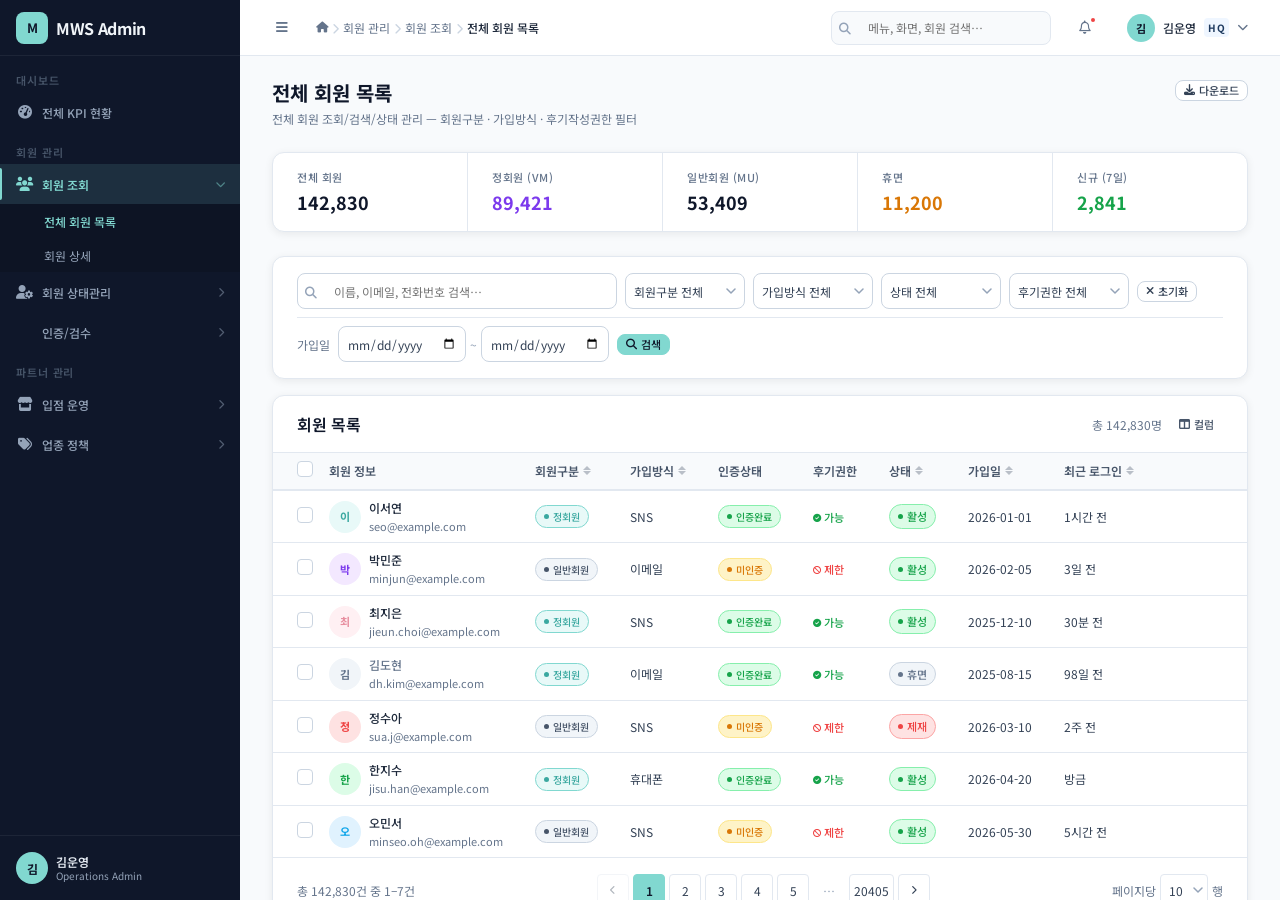
<file: admin/screens/hq-015-member-list.html>
<!DOCTYPE html>
<html lang="ko">
<head>
  <meta charset="UTF-8">
  <meta name="viewport" content="width=device-width, initial-scale=1.0">
  <title>전체 회원 목록 — MWS Admin</title>
  <link rel="preconnect" href="https://fonts.googleapis.com">
  <link href="https://fonts.googleapis.com/css2?family=Noto+Sans+KR:wght@300;400;500;600;700;800&display=swap" rel="stylesheet">
  <link rel="stylesheet" href="https://cdn.jsdelivr.net/npm/@fortawesome/fontawesome-free@6.4.0/css/all.min.css">
  <link rel="stylesheet" href="../css/admin-tokens.css">
  <link rel="stylesheet" href="../css/admin-shell.css">
  <link rel="stylesheet" href="../css/admin-layouts.css">
  <link rel="stylesheet" href="../css/admin-datatable.css">
  <link rel="stylesheet" href="../css/admin-widgets.css">
</head>
<body>

<!-- ═══════════════════════════════════════════════════════════
     AdminListLayout
     Screen: HQ-015 전체 회원 목록
     Menu: 회원 관리 > 회원 조회 > 전체 회원 목록
════════════════════════════════════════════════════════════ -->
<div class="admin-shell" id="adminShell">

  <div class="admin-sidebar-overlay" aria-hidden="true"></div>

  <!-- SIDEBAR -->
  <aside class="admin-sidebar" role="navigation" aria-label="관리자 메뉴">
    <div class="admin-sidebar-logo">
      <div class="admin-sidebar-logo-icon">M</div>
      <span class="admin-sidebar-logo-text">MWS Admin</span>
    </div>
    <nav class="admin-sidebar-nav">
      <div class="admin-nav-group">
        <span class="admin-nav-group-label">대시보드</span>
        <div class="admin-nav-item" data-href="hq-001-dashboard.html">
          <span class="admin-nav-item-icon"><i class="fa-solid fa-gauge-high"></i></span>
          <span class="admin-nav-item-label">전체 KPI 현황</span>
        </div>
      </div>
      <div class="admin-nav-group">
        <span class="admin-nav-group-label">회원 관리</span>
        <div class="admin-nav-item is-active" data-has-sub>
          <span class="admin-nav-item-icon"><i class="fa-solid fa-users"></i></span>
          <span class="admin-nav-item-label">회원 조회</span>
          <i class="fa-solid fa-chevron-right admin-nav-chevron" style="margin-left:auto;font-size:10px;opacity:0.5;transform:rotate(90deg);transition:transform 0.2s ease;"></i>
        </div>
        <div class="admin-nav-sub is-open">
          <div class="admin-nav-sub-item is-active" data-href="hq-015-member-list.html">전체 회원 목록</div>
          <div class="admin-nav-sub-item" data-href="hq-016-member-detail.html">회원 상세</div>
        </div>
        <div class="admin-nav-item" data-has-sub>
          <span class="admin-nav-item-icon"><i class="fa-solid fa-user-gear"></i></span>
          <span class="admin-nav-item-label">회원 상태관리</span>
          <i class="fa-solid fa-chevron-right admin-nav-chevron" style="margin-left:auto;font-size:10px;opacity:0.5;"></i>
        </div>
        <div class="admin-nav-sub">
          <div class="admin-nav-sub-item">휴면회원 목록</div>
          <div class="admin-nav-sub-item">탈퇴회원 목록</div>
          <div class="admin-nav-sub-item">제재회원 목록</div>
        </div>
        <div class="admin-nav-item" data-has-sub>
          <span class="admin-nav-item-icon"><i class="fa-solid fa-shield-check"></i></span>
          <span class="admin-nav-item-label">인증/검수</span>
          <i class="fa-solid fa-chevron-right admin-nav-chevron" style="margin-left:auto;font-size:10px;opacity:0.5;"></i>
        </div>
        <div class="admin-nav-sub">
          <div class="admin-nav-sub-item">본인인증 현황</div>
          <div class="admin-nav-sub-item">정회원 전환 관리</div>
          <div class="admin-nav-sub-item" data-href="hq-205-bride-planner-detail.html">신부플래너 신청 목록</div>
        </div>
      </div>
      <div class="admin-nav-group">
        <span class="admin-nav-group-label">파트너 관리</span>
        <div class="admin-nav-item" data-has-sub>
          <span class="admin-nav-item-icon"><i class="fa-solid fa-store"></i></span>
          <span class="admin-nav-item-label">입점 운영</span>
          <i class="fa-solid fa-chevron-right admin-nav-chevron" style="margin-left:auto;font-size:10px;opacity:0.5;"></i>
        </div>
        <div class="admin-nav-sub">
          <div class="admin-nav-sub-item">입점 신청 목록</div>
          <div class="admin-nav-sub-item" data-href="hq-036-store-apply-detail.html">입점 신청 상세</div>
        </div>
        <div class="admin-nav-item" data-has-sub>
          <span class="admin-nav-item-icon"><i class="fa-solid fa-tags"></i></span>
          <span class="admin-nav-item-label">업종 정책</span>
          <i class="fa-solid fa-chevron-right admin-nav-chevron" style="margin-left:auto;font-size:10px;opacity:0.5;"></i>
        </div>
        <div class="admin-nav-sub">
          <div class="admin-nav-sub-item" data-href="hq-040-business-code.html">업종코드 관리</div>
        </div>
      </div>
    </nav>
    <div class="admin-sidebar-footer">
      <div class="admin-sidebar-user">
        <div class="admin-sidebar-avatar">김</div>
        <div class="admin-sidebar-user-info">
          <div class="admin-sidebar-user-name">김운영</div>
          <div class="admin-sidebar-user-role">Operations Admin</div>
        </div>
      </div>
    </div>
  </aside>

  <!-- MAIN -->
  <div class="admin-main">

    <!-- HEADER -->
    <header class="admin-header">
      <button class="admin-header-toggle" aria-label="사이드바 토글">
        <i class="fa-solid fa-bars"></i>
      </button>
      <nav class="admin-header-breadcrumb" aria-label="현재 위치">
        <div class="admin-breadcrumb-item"><i class="fa-solid fa-house admin-text-muted admin-text-xs"></i></div>
        <span class="admin-breadcrumb-sep"><i class="fa-solid fa-chevron-right"></i></span>
        <div class="admin-breadcrumb-item">회원 관리</div>
        <span class="admin-breadcrumb-sep"><i class="fa-solid fa-chevron-right"></i></span>
        <div class="admin-breadcrumb-item">회원 조회</div>
        <span class="admin-breadcrumb-sep"><i class="fa-solid fa-chevron-right"></i></span>
        <div class="admin-breadcrumb-item">전체 회원 목록</div>
      </nav>
      <div class="admin-header-search">
        <span class="admin-header-search-icon"><i class="fa-solid fa-magnifying-glass"></i></span>
        <input class="admin-header-search-input" type="search" placeholder="메뉴, 화면, 회원 검색…" aria-label="검색">
      </div>
      <div class="admin-header-actions">
        <button class="admin-header-action-btn" aria-label="알림">
          <i class="fa-regular fa-bell"></i>
          <span class="admin-header-notif-dot"></span>
        </button>
      </div>
      <div class="admin-header-user" role="button" tabindex="0">
        <div class="admin-header-avatar">김</div>
        <span class="admin-header-user-name">김운영</span>
        <span class="admin-role-badge role-hq">HQ</span>
        <i class="fa-solid fa-chevron-down admin-text-xs admin-text-muted"></i>
      </div>
    </header>

    <!-- CONTENT -->
    <main class="admin-content">
      <div class="admin-container admin-container-md">

        <!-- Page Header -->
        <div class="admin-page-header">
          <div class="admin-page-title-group">
            <h1 class="admin-page-title">전체 회원 목록</h1>
            <p class="admin-page-subtitle">전체 회원 조회/검색/상태 관리 — 회원구분 · 가입방식 · 후기작성권한 필터</p>
          </div>
          <div class="admin-page-actions">
            <button class="admin-btn admin-btn-secondary admin-btn-sm">
              <i class="fa-solid fa-download"></i> 다운로드
            </button>
          </div>
        </div>

        <!-- Summary Stats Row -->
        <div class="admin-summary-row">
          <div class="admin-summary-stat">
            <span class="admin-summary-stat-label">전체 회원</span>
            <span class="admin-summary-stat-value">142,830</span>
          </div>
          <div class="admin-summary-stat">
            <span class="admin-summary-stat-label">정회원 (VM)</span>
            <span class="admin-summary-stat-value" style="color:var(--kpi-users-color);">89,421</span>
          </div>
          <div class="admin-summary-stat">
            <span class="admin-summary-stat-label">일반회원 (MU)</span>
            <span class="admin-summary-stat-value">53,409</span>
          </div>
          <div class="admin-summary-stat">
            <span class="admin-summary-stat-label">휴면</span>
            <span class="admin-summary-stat-value" style="color:var(--color-warning);">11,200</span>
          </div>
          <div class="admin-summary-stat">
            <span class="admin-summary-stat-label">신규 (7일)</span>
            <span class="admin-summary-stat-value" style="color:var(--color-success);">2,841</span>
          </div>
        </div>

        <!-- Filter Bar -->
        <div class="admin-filter-bar">
          <div class="admin-filter-row">
            <!-- Search -->
            <div class="admin-filter-search">
              <span class="admin-filter-search-icon"><i class="fa-solid fa-magnifying-glass"></i></span>
              <input class="admin-filter-search-input" type="search" id="memberSearch"
                placeholder="이름, 이메일, 전화번호 검색…" aria-label="회원 검색">
            </div>

            <!-- 회원구분 -->
            <select class="admin-filter-select" id="memberType" aria-label="회원구분">
              <option value="">회원구분 전체</option>
              <option value="VM">정회원 (VM)</option>
              <option value="MU">일반회원 (MU)</option>
            </select>

            <!-- 가입방식 -->
            <select class="admin-filter-select" id="joinMethod" aria-label="가입방식">
              <option value="">가입방식 전체</option>
              <option value="sns">SNS 간편가입</option>
              <option value="email">이메일</option>
              <option value="phone">휴대폰</option>
            </select>

            <!-- 상태 -->
            <select class="admin-filter-select" id="memberStatus" aria-label="회원 상태">
              <option value="">상태 전체</option>
              <option value="active">활성</option>
              <option value="dormant">휴면</option>
              <option value="withdrawn">탈퇴</option>
              <option value="restricted">제재</option>
            </select>

            <!-- 후기작성권한 -->
            <select class="admin-filter-select" id="reviewPerm" aria-label="후기작성권한">
              <option value="">후기권한 전체</option>
              <option value="Y">후기 가능</option>
              <option value="N">후기 제한</option>
            </select>

            <button class="admin-btn admin-btn-secondary admin-btn-sm" onclick="clearFilters()">
              <i class="fa-solid fa-xmark"></i> 초기화
            </button>
          </div>

          <!-- Date filter row -->
          <div class="admin-filter-row">
            <span class="admin-text-sm admin-text-muted">가입일</span>
            <div class="admin-filter-date">
              <input type="date" class="admin-filter-date-input" id="dateFrom" aria-label="시작일">
              <span class="admin-filter-date-sep">~</span>
              <input type="date" class="admin-filter-date-input" id="dateTo" aria-label="종료일">
            </div>
            <button class="admin-btn admin-btn-primary admin-btn-sm" onclick="applyFilters()">
              <i class="fa-solid fa-magnifying-glass"></i> 검색
            </button>
            <!-- Active filter chips -->
            <div class="admin-filter-chips" id="filterChips"></div>
          </div>
        </div>

        <!-- Bulk Toolbar (shows when rows selected) -->
        <div class="admin-bulk-toolbar" id="bulkToolbar">
          <span class="admin-bulk-count" id="bulkCount">0개 선택됨</span>
          <div class="admin-bulk-actions">
            <button class="admin-btn admin-btn-secondary admin-btn-sm">
              <i class="fa-solid fa-envelope"></i> 알림 발송
            </button>
            <button class="admin-btn admin-btn-secondary admin-btn-sm">
              상태 변경
            </button>
            <button class="admin-btn admin-btn-danger admin-btn-sm">
              <i class="fa-solid fa-ban"></i> 제재 처리
            </button>
          </div>
        </div>

        <!-- List Card with DataTable -->
        <div class="admin-list-card js-datatable-wrap" id="memberTable">
          <div class="admin-card-header">
            <h2 class="admin-card-title">회원 목록</h2>
            <div style="display:flex;align-items:center;gap:var(--spacing-sm);">
              <span class="admin-text-sm admin-text-muted" id="rowCount">총 142,830명</span>
              <button class="admin-btn admin-btn-ghost admin-btn-sm">
                <i class="fa-solid fa-columns"></i> 컬럼
              </button>
            </div>
          </div>

          <div class="admin-table-wrap">
            <table class="admin-table" role="grid" aria-label="회원 목록">
              <thead>
                <tr>
                  <th class="col-check" scope="col">
                    <input type="checkbox" class="admin-table-checkbox" id="selectAll" aria-label="전체 선택">
                  </th>
                  <th scope="col">회원 정보</th>
                  <th scope="col" class="is-sortable" data-col="type">
                    <div class="admin-th-inner">회원구분 <span class="admin-sort-icon"></span></div>
                  </th>
                  <th scope="col" class="is-sortable" data-col="joinMethod">
                    <div class="admin-th-inner">가입방식 <span class="admin-sort-icon"></span></div>
                  </th>
                  <th scope="col">인증상태</th>
                  <th scope="col">후기권한</th>
                  <th scope="col" class="is-sortable" data-col="status">
                    <div class="admin-th-inner">상태 <span class="admin-sort-icon"></span></div>
                  </th>
                  <th scope="col" class="is-sortable" data-col="joinDate">
                    <div class="admin-th-inner">가입일 <span class="admin-sort-icon"></span></div>
                  </th>
                  <th scope="col" class="is-sortable" data-col="lastLogin">
                    <div class="admin-th-inner">최근 로그인 <span class="admin-sort-icon"></span></div>
                  </th>
                  <th class="col-actions" scope="col"><span class="visually-hidden">작업</span></th>
                </tr>
              </thead>
              <tbody id="memberTbody">
                <!-- Row 1 -->
                <tr>
                  <td class="col-check"><input type="checkbox" class="admin-table-checkbox" aria-label="이서연 선택"></td>
                  <td>
                    <div class="admin-cell-user">
                      <div class="admin-cell-avatar">이</div>
                      <div class="admin-cell-user-info">
                        <span class="admin-cell-user-name">이서연</span>
                        <span class="admin-cell-user-sub">seo@example.com</span>
                      </div>
                    </div>
                  </td>
                  <td><span class="admin-status-badge status-completed" style="font-size:var(--font-size-2xs);">정회원</span></td>
                  <td data-sort="SNS"><span class="admin-text-sm">SNS</span></td>
                  <td><span class="admin-status-badge status-active" style="font-size:var(--font-size-2xs);">인증완료</span></td>
                  <td>
                    <span style="color:var(--color-success);font-size:var(--font-size-xs);font-weight:var(--font-weight-medium);">
                      <i class="fa-solid fa-check-circle fa-xs"></i> 가능
                    </span>
                  </td>
                  <td><span class="admin-status-badge status-active">활성</span></td>
                  <td data-sort="20260101" class="admin-text-sm">2026-01-01</td>
                  <td class="admin-text-sm">1시간 전</td>
                  <td class="col-actions">
                    <div class="admin-row-actions">
                      <a href="hq-016-member-detail.html" class="admin-row-action-btn btn-view" title="상세 보기" aria-label="이서연 상세 보기">
                        <i class="fa-solid fa-eye fa-xs"></i>
                      </a>
                      <button class="admin-row-action-btn" title="편집" aria-label="이서연 편집">
                        <i class="fa-solid fa-pen fa-xs"></i>
                      </button>
                    </div>
                  </td>
                </tr>
                <!-- Row 2 -->
                <tr>
                  <td class="col-check"><input type="checkbox" class="admin-table-checkbox" aria-label="박민준 선택"></td>
                  <td>
                    <div class="admin-cell-user">
                      <div class="admin-cell-avatar" style="background:var(--kpi-users-bg);color:var(--kpi-users-color);">박</div>
                      <div class="admin-cell-user-info">
                        <span class="admin-cell-user-name">박민준</span>
                        <span class="admin-cell-user-sub">minjun@example.com</span>
                      </div>
                    </div>
                  </td>
                  <td><span class="admin-status-badge status-draft" style="font-size:var(--font-size-2xs);">일반회원</span></td>
                  <td data-sort="이메일"><span class="admin-text-sm">이메일</span></td>
                  <td><span class="admin-status-badge status-review" style="font-size:var(--font-size-2xs);">미인증</span></td>
                  <td>
                    <span style="color:var(--color-error);font-size:var(--font-size-xs);font-weight:var(--font-weight-medium);">
                      <i class="fa-solid fa-ban fa-xs"></i> 제한
                    </span>
                  </td>
                  <td><span class="admin-status-badge status-active">활성</span></td>
                  <td data-sort="20260205" class="admin-text-sm">2026-02-05</td>
                  <td class="admin-text-sm">3일 전</td>
                  <td class="col-actions">
                    <div class="admin-row-actions">
                      <a href="hq-016-member-detail.html" class="admin-row-action-btn btn-view" title="상세 보기">
                        <i class="fa-solid fa-eye fa-xs"></i>
                      </a>
                      <button class="admin-row-action-btn" title="편집">
                        <i class="fa-solid fa-pen fa-xs"></i>
                      </button>
                    </div>
                  </td>
                </tr>
                <!-- Row 3 -->
                <tr>
                  <td class="col-check"><input type="checkbox" class="admin-table-checkbox" aria-label="최지은 선택"></td>
                  <td>
                    <div class="admin-cell-user">
                      <div class="admin-cell-avatar" style="background:var(--kpi-reviews-bg);color:var(--kpi-reviews-color);">최</div>
                      <div class="admin-cell-user-info">
                        <span class="admin-cell-user-name">최지은</span>
                        <span class="admin-cell-user-sub">jieun.choi@example.com</span>
                      </div>
                    </div>
                  </td>
                  <td><span class="admin-status-badge status-completed" style="font-size:var(--font-size-2xs);">정회원</span></td>
                  <td data-sort="카카오"><span class="admin-text-sm">SNS</span></td>
                  <td><span class="admin-status-badge status-active" style="font-size:var(--font-size-2xs);">인증완료</span></td>
                  <td>
                    <span style="color:var(--color-success);font-size:var(--font-size-xs);font-weight:var(--font-weight-medium);">
                      <i class="fa-solid fa-check-circle fa-xs"></i> 가능
                    </span>
                  </td>
                  <td><span class="admin-status-badge status-active">활성</span></td>
                  <td data-sort="20251210" class="admin-text-sm">2025-12-10</td>
                  <td class="admin-text-sm">30분 전</td>
                  <td class="col-actions">
                    <div class="admin-row-actions">
                      <a href="hq-016-member-detail.html" class="admin-row-action-btn btn-view" title="상세 보기">
                        <i class="fa-solid fa-eye fa-xs"></i>
                      </a>
                      <button class="admin-row-action-btn" title="편집">
                        <i class="fa-solid fa-pen fa-xs"></i>
                      </button>
                    </div>
                  </td>
                </tr>
                <!-- Row 4 dormant -->
                <tr>
                  <td class="col-check"><input type="checkbox" class="admin-table-checkbox" aria-label="김도현 선택"></td>
                  <td>
                    <div class="admin-cell-user">
                      <div class="admin-cell-avatar" style="background:var(--color-neutral-100);color:var(--color-neutral-500);">김</div>
                      <div class="admin-cell-user-info">
                        <span class="admin-cell-user-name" style="color:var(--color-neutral-500);">김도현</span>
                        <span class="admin-cell-user-sub">dh.kim@example.com</span>
                      </div>
                    </div>
                  </td>
                  <td><span class="admin-status-badge status-completed" style="font-size:var(--font-size-2xs);">정회원</span></td>
                  <td data-sort="이메일"><span class="admin-text-sm">이메일</span></td>
                  <td><span class="admin-status-badge status-active" style="font-size:var(--font-size-2xs);">인증완료</span></td>
                  <td>
                    <span style="color:var(--color-success);font-size:var(--font-size-xs);font-weight:var(--font-weight-medium);">
                      <i class="fa-solid fa-check-circle fa-xs"></i> 가능
                    </span>
                  </td>
                  <td><span class="admin-status-badge status-cancelled">휴면</span></td>
                  <td data-sort="20250815" class="admin-text-sm">2025-08-15</td>
                  <td class="admin-text-sm">98일 전</td>
                  <td class="col-actions">
                    <div class="admin-row-actions">
                      <a href="hq-016-member-detail.html" class="admin-row-action-btn btn-view" title="상세 보기">
                        <i class="fa-solid fa-eye fa-xs"></i>
                      </a>
                      <button class="admin-row-action-btn" title="편집">
                        <i class="fa-solid fa-pen fa-xs"></i>
                      </button>
                    </div>
                  </td>
                </tr>
                <!-- Row 5 restricted -->
                <tr>
                  <td class="col-check"><input type="checkbox" class="admin-table-checkbox" aria-label="정수아 선택"></td>
                  <td>
                    <div class="admin-cell-user">
                      <div class="admin-cell-avatar" style="background:var(--color-error-light);color:var(--color-error);">정</div>
                      <div class="admin-cell-user-info">
                        <span class="admin-cell-user-name">정수아</span>
                        <span class="admin-cell-user-sub">sua.j@example.com</span>
                      </div>
                    </div>
                  </td>
                  <td><span class="admin-status-badge status-draft" style="font-size:var(--font-size-2xs);">일반회원</span></td>
                  <td data-sort="SNS"><span class="admin-text-sm">SNS</span></td>
                  <td><span class="admin-status-badge status-review" style="font-size:var(--font-size-2xs);">미인증</span></td>
                  <td>
                    <span style="color:var(--color-error);font-size:var(--font-size-xs);font-weight:var(--font-weight-medium);">
                      <i class="fa-solid fa-ban fa-xs"></i> 제한
                    </span>
                  </td>
                  <td><span class="admin-status-badge status-rejected">제재</span></td>
                  <td data-sort="20260310" class="admin-text-sm">2026-03-10</td>
                  <td class="admin-text-sm">2주 전</td>
                  <td class="col-actions">
                    <div class="admin-row-actions">
                      <a href="hq-016-member-detail.html" class="admin-row-action-btn btn-view" title="상세 보기">
                        <i class="fa-solid fa-eye fa-xs"></i>
                      </a>
                      <button class="admin-row-action-btn btn-delete" title="제재 해제" aria-label="제재 해제">
                        <i class="fa-solid fa-lock-open fa-xs"></i>
                      </button>
                    </div>
                  </td>
                </tr>
                <!-- Row 6 -->
                <tr>
                  <td class="col-check"><input type="checkbox" class="admin-table-checkbox" aria-label="한지수 선택"></td>
                  <td>
                    <div class="admin-cell-user">
                      <div class="admin-cell-avatar" style="background:var(--kpi-content-bg);color:var(--kpi-content-color);">한</div>
                      <div class="admin-cell-user-info">
                        <span class="admin-cell-user-name">한지수</span>
                        <span class="admin-cell-user-sub">jisu.han@example.com</span>
                      </div>
                    </div>
                  </td>
                  <td><span class="admin-status-badge status-completed" style="font-size:var(--font-size-2xs);">정회원</span></td>
                  <td data-sort="휴대폰"><span class="admin-text-sm">휴대폰</span></td>
                  <td><span class="admin-status-badge status-active" style="font-size:var(--font-size-2xs);">인증완료</span></td>
                  <td>
                    <span style="color:var(--color-success);font-size:var(--font-size-xs);font-weight:var(--font-weight-medium);">
                      <i class="fa-solid fa-check-circle fa-xs"></i> 가능
                    </span>
                  </td>
                  <td><span class="admin-status-badge status-active">활성</span></td>
                  <td data-sort="20260420" class="admin-text-sm">2026-04-20</td>
                  <td class="admin-text-sm">방금</td>
                  <td class="col-actions">
                    <div class="admin-row-actions">
                      <a href="hq-016-member-detail.html" class="admin-row-action-btn btn-view" title="상세 보기">
                        <i class="fa-solid fa-eye fa-xs"></i>
                      </a>
                      <button class="admin-row-action-btn" title="편집">
                        <i class="fa-solid fa-pen fa-xs"></i>
                      </button>
                    </div>
                  </td>
                </tr>
                <!-- Row 7 -->
                <tr>
                  <td class="col-check"><input type="checkbox" class="admin-table-checkbox" aria-label="오민서 선택"></td>
                  <td>
                    <div class="admin-cell-user">
                      <div class="admin-cell-avatar" style="background:var(--kpi-orders-bg);color:var(--kpi-orders-color);">오</div>
                      <div class="admin-cell-user-info">
                        <span class="admin-cell-user-name">오민서</span>
                        <span class="admin-cell-user-sub">minseo.oh@example.com</span>
                      </div>
                    </div>
                  </td>
                  <td><span class="admin-status-badge status-draft" style="font-size:var(--font-size-2xs);">일반회원</span></td>
                  <td data-sort="SNS"><span class="admin-text-sm">SNS</span></td>
                  <td><span class="admin-status-badge status-review" style="font-size:var(--font-size-2xs);">미인증</span></td>
                  <td>
                    <span style="color:var(--color-error);font-size:var(--font-size-xs);font-weight:var(--font-weight-medium);">
                      <i class="fa-solid fa-ban fa-xs"></i> 제한
                    </span>
                  </td>
                  <td><span class="admin-status-badge status-active">활성</span></td>
                  <td data-sort="20260530" class="admin-text-sm">2026-05-30</td>
                  <td class="admin-text-sm">5시간 전</td>
                  <td class="col-actions">
                    <div class="admin-row-actions">
                      <a href="hq-016-member-detail.html" class="admin-row-action-btn btn-view" title="상세 보기">
                        <i class="fa-solid fa-eye fa-xs"></i>
                      </a>
                      <button class="admin-row-action-btn" title="편집">
                        <i class="fa-solid fa-pen fa-xs"></i>
                      </button>
                    </div>
                  </td>
                </tr>
              </tbody>
            </table>
          </div>

          <!-- Pagination -->
          <div class="admin-pagination" id="pagination">
            <div class="admin-pagination-info">총 142,830명 중 1–7명</div>
            <div class="admin-pagination-nav" id="paginationNav"></div>
            <div class="admin-pagination-size">
              <span>페이지당</span>
              <select class="admin-pagination-size-select" aria-label="페이지당 행 수">
                <option value="10">10</option>
                <option value="20">20</option>
                <option value="50">50</option>
              </select>
              <span>행</span>
            </div>
          </div>

        </div>
        <!-- END List Card -->

      </div>
    </main>
  </div>
</div>

<div class="admin-toast-container" role="status" aria-live="polite"></div>
<script src="../js/admin-shell.js"></script>
<script>
  // Init pagination
  MWSAdmin.Pagination.render(
    document.getElementById('pagination'),
    { total: 142830, page: 1, pageSize: 7,
      onChange: p => MWSAdmin.AdminToast.show(`페이지 ${p}로 이동`, 'info') }
  );

  // Init search filter
  MWSAdmin.TableFilter.bindSearch(
    document.getElementById('memberSearch'),
    document.querySelector('.admin-table')
  );

  // Bulk toolbar connection
  const bulkToolbar = document.getElementById('bulkToolbar');
  const bulkCount = document.getElementById('bulkCount');

  document.querySelector('.admin-table tbody').addEventListener('change', () => {
    const checked = document.querySelectorAll('.admin-table tbody .admin-table-checkbox:checked').length;
    bulkToolbar.classList.toggle('is-visible', checked > 0);
    if (bulkCount) bulkCount.textContent = `${checked}개 선택됨`;
  });

  document.getElementById('selectAll')?.addEventListener('change', function() {
    document.querySelectorAll('.admin-table tbody .admin-table-checkbox').forEach(cb => cb.checked = this.checked);
    const checked = this.checked ? 7 : 0;
    bulkToolbar.classList.toggle('is-visible', checked > 0);
    if (bulkCount) bulkCount.textContent = `${checked}개 선택됨`;
    document.querySelectorAll('.admin-table tbody tr').forEach(tr => tr.classList.toggle('is-selected', this.checked));
  });

  function clearFilters() {
    ['memberSearch','memberType','joinMethod','memberStatus','reviewPerm','dateFrom','dateTo'].forEach(id => {
      const el = document.getElementById(id);
      if (el) el.value = '';
    });
    document.getElementById('filterChips').innerHTML = '';
    // Show all rows
    document.querySelectorAll('.admin-table tbody tr').forEach(tr => tr.style.display = '');
    MWSAdmin.AdminToast.show('필터가 초기화되었습니다.', 'info');
  }

  function applyFilters() {
    MWSAdmin.AdminToast.show('필터가 적용되었습니다.', 'success');
  }
</script>
</body>
</html>
</file>
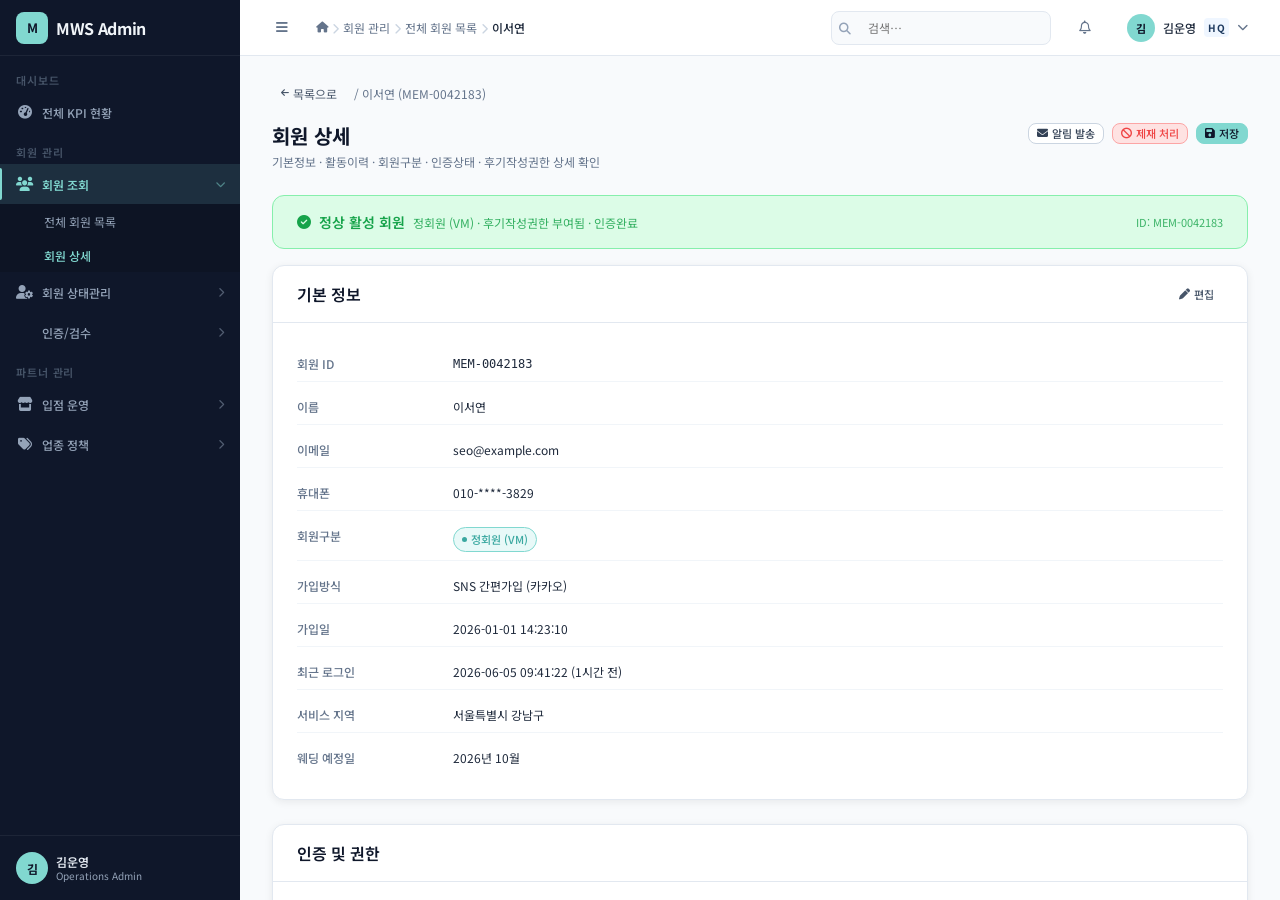
<file: admin/screens/hq-016-member-detail.html>
<!DOCTYPE html>
<html lang="ko">
<head>
  <meta charset="UTF-8">
  <meta name="viewport" content="width=device-width, initial-scale=1.0">
  <title>회원 상세 — 이서연 — MWS Admin</title>
  <link rel="preconnect" href="https://fonts.googleapis.com">
  <link href="https://fonts.googleapis.com/css2?family=Noto+Sans+KR:wght@300;400;500;600;700;800&display=swap" rel="stylesheet">
  <link rel="stylesheet" href="https://cdn.jsdelivr.net/npm/@fortawesome/fontawesome-free@6.4.0/css/all.min.css">
  <link rel="stylesheet" href="../css/admin-tokens.css">
  <link rel="stylesheet" href="../css/admin-shell.css">
  <link rel="stylesheet" href="../css/admin-layouts.css">
  <link rel="stylesheet" href="../css/admin-datatable.css">
  <link rel="stylesheet" href="../css/admin-widgets.css">
</head>
<body>

<!-- ═══════════════════════════════════════════════════════════
     AdminDetailLayout
     Screen: HQ-016 회원 상세
     Menu: 회원 관리 > 회원 조회 > 회원 상세
════════════════════════════════════════════════════════════ -->
<div class="admin-shell" id="adminShell">

  <div class="admin-sidebar-overlay" aria-hidden="true"></div>

  <!-- SIDEBAR (condensed for detail pages) -->
  <aside class="admin-sidebar" role="navigation" aria-label="관리자 메뉴">
    <div class="admin-sidebar-logo">
      <div class="admin-sidebar-logo-icon">M</div>
      <span class="admin-sidebar-logo-text">MWS Admin</span>
    </div>
    <nav class="admin-sidebar-nav">
      <div class="admin-nav-group">
        <span class="admin-nav-group-label">대시보드</span>
        <div class="admin-nav-item" data-href="hq-001-dashboard.html">
          <span class="admin-nav-item-icon"><i class="fa-solid fa-gauge-high"></i></span>
          <span class="admin-nav-item-label">전체 KPI 현황</span>
        </div>
      </div>
      <div class="admin-nav-group">
        <span class="admin-nav-group-label">회원 관리</span>
        <div class="admin-nav-item is-active" data-has-sub>
          <span class="admin-nav-item-icon"><i class="fa-solid fa-users"></i></span>
          <span class="admin-nav-item-label">회원 조회</span>
          <i class="fa-solid fa-chevron-right admin-nav-chevron" style="margin-left:auto;font-size:10px;opacity:0.5;transform:rotate(90deg);transition:0.2s;"></i>
        </div>
        <div class="admin-nav-sub is-open">
          <div class="admin-nav-sub-item" data-href="hq-015-member-list.html">전체 회원 목록</div>
          <div class="admin-nav-sub-item is-active" data-href="hq-016-member-detail.html">회원 상세</div>
        </div>
        <div class="admin-nav-item" data-has-sub>
          <span class="admin-nav-item-icon"><i class="fa-solid fa-user-gear"></i></span>
          <span class="admin-nav-item-label">회원 상태관리</span>
          <i class="fa-solid fa-chevron-right admin-nav-chevron" style="margin-left:auto;font-size:10px;opacity:0.5;"></i>
        </div>
        <div class="admin-nav-sub">
          <div class="admin-nav-sub-item">휴면회원 목록</div>
          <div class="admin-nav-sub-item">탈퇴회원 목록</div>
        </div>
        <div class="admin-nav-item" data-has-sub>
          <span class="admin-nav-item-icon"><i class="fa-solid fa-shield-check"></i></span>
          <span class="admin-nav-item-label">인증/검수</span>
          <i class="fa-solid fa-chevron-right admin-nav-chevron" style="margin-left:auto;font-size:10px;opacity:0.5;"></i>
        </div>
        <div class="admin-nav-sub">
          <div class="admin-nav-sub-item">정회원 전환 관리</div>
          <div class="admin-nav-sub-item" data-href="hq-205-bride-planner-detail.html">신부플래너 신청 상세</div>
        </div>
      </div>
      <div class="admin-nav-group">
        <span class="admin-nav-group-label">파트너 관리</span>
        <div class="admin-nav-item" data-has-sub>
          <span class="admin-nav-item-icon"><i class="fa-solid fa-store"></i></span>
          <span class="admin-nav-item-label">입점 운영</span>
          <i class="fa-solid fa-chevron-right admin-nav-chevron" style="margin-left:auto;font-size:10px;opacity:0.5;"></i>
        </div>
        <div class="admin-nav-sub">
          <div class="admin-nav-sub-item" data-href="hq-036-store-apply-detail.html">입점 신청 상세</div>
        </div>
        <div class="admin-nav-item" data-has-sub>
          <span class="admin-nav-item-icon"><i class="fa-solid fa-tags"></i></span>
          <span class="admin-nav-item-label">업종 정책</span>
          <i class="fa-solid fa-chevron-right admin-nav-chevron" style="margin-left:auto;font-size:10px;opacity:0.5;"></i>
        </div>
        <div class="admin-nav-sub">
          <div class="admin-nav-sub-item" data-href="hq-040-business-code.html">업종코드 관리</div>
        </div>
      </div>
    </nav>
    <div class="admin-sidebar-footer">
      <div class="admin-sidebar-user">
        <div class="admin-sidebar-avatar">김</div>
        <div class="admin-sidebar-user-info">
          <div class="admin-sidebar-user-name">김운영</div>
          <div class="admin-sidebar-user-role">Operations Admin</div>
        </div>
      </div>
    </div>
  </aside>

  <!-- MAIN -->
  <div class="admin-main">

    <!-- HEADER -->
    <header class="admin-header">
      <button class="admin-header-toggle" aria-label="사이드바 토글">
        <i class="fa-solid fa-bars"></i>
      </button>
      <nav class="admin-header-breadcrumb" aria-label="현재 위치">
        <div class="admin-breadcrumb-item"><i class="fa-solid fa-house admin-text-muted admin-text-xs"></i></div>
        <span class="admin-breadcrumb-sep"><i class="fa-solid fa-chevron-right"></i></span>
        <div class="admin-breadcrumb-item">회원 관리</div>
        <span class="admin-breadcrumb-sep"><i class="fa-solid fa-chevron-right"></i></span>
        <div class="admin-breadcrumb-item"><a href="hq-015-member-list.html" style="color:inherit;">전체 회원 목록</a></div>
        <span class="admin-breadcrumb-sep"><i class="fa-solid fa-chevron-right"></i></span>
        <div class="admin-breadcrumb-item">이서연</div>
      </nav>
      <div class="admin-header-search">
        <span class="admin-header-search-icon"><i class="fa-solid fa-magnifying-glass"></i></span>
        <input class="admin-header-search-input" type="search" placeholder="검색…" aria-label="검색">
      </div>
      <div class="admin-header-actions">
        <button class="admin-header-action-btn" aria-label="알림">
          <i class="fa-regular fa-bell"></i>
        </button>
      </div>
      <div class="admin-header-user" role="button" tabindex="0">
        <div class="admin-header-avatar">김</div>
        <span class="admin-header-user-name">김운영</span>
        <span class="admin-role-badge role-hq">HQ</span>
        <i class="fa-solid fa-chevron-down admin-text-xs admin-text-muted"></i>
      </div>
    </header>

    <!-- CONTENT -->
    <main class="admin-content">
      <div class="admin-container admin-container-md">

        <!-- Back + Page Header -->
        <div class="admin-back-bar">
          <a href="hq-015-member-list.html" class="admin-back-btn">
            <i class="fa-solid fa-arrow-left fa-xs"></i> 목록으로
          </a>
          <span class="admin-text-muted admin-text-sm">/ 이서연 (MEM-0042183)</span>
        </div>

        <div class="admin-page-header">
          <div class="admin-page-title-group">
            <h1 class="admin-page-title">회원 상세</h1>
            <p class="admin-page-subtitle">기본정보 · 활동이력 · 회원구분 · 인증상태 · 후기작성권한 상세 확인</p>
          </div>
          <div class="admin-page-actions">
            <button class="admin-btn admin-btn-secondary admin-btn-sm">
              <i class="fa-solid fa-envelope"></i> 알림 발송
            </button>
            <button class="admin-btn admin-btn-danger admin-btn-sm" onclick="MWSAdmin.AdminModal.open('restrictModal')">
              <i class="fa-solid fa-ban"></i> 제재 처리
            </button>
            <button class="admin-btn admin-btn-primary admin-btn-sm" onclick="MWSAdmin.AdminToast.show('변경사항이 저장되었습니다.','success')">
              <i class="fa-solid fa-floppy-disk"></i> 저장
            </button>
          </div>
        </div>

        <!-- Status Banner: active member -->
        <div class="admin-status-banner banner-active">
          <div class="admin-status-banner-info">
            <i class="fa-solid fa-circle-check"></i>
            <span class="admin-status-banner-title">정상 활성 회원</span>
            <span class="admin-status-banner-desc">정회원 (VM) · 후기작성권한 부여됨 · 인증완료</span>
          </div>
          <div class="admin-status-banner-actions">
            <span class="admin-text-xs" style="opacity:0.8;">ID: MEM-0042183</span>
          </div>
        </div>

        <!-- 2-column Detail Layout -->
        <div class="admin-detail-layout">

          <!-- ── MAIN column ── -->
          <div class="admin-detail-main">

            <!-- Basic Info Card -->
            <div class="admin-card">
              <div class="admin-card-header">
                <h2 class="admin-card-title">기본 정보</h2>
                <button class="admin-btn admin-btn-ghost admin-btn-sm">
                  <i class="fa-solid fa-pen"></i> 편집
                </button>
              </div>
              <div class="admin-card-body">
                <div class="admin-info-group">
                  <div class="admin-info-row">
                    <span class="admin-info-label">회원 ID</span>
                    <span class="admin-info-value" style="font-family:var(--font-family-mono);font-size:var(--font-size-sm);">MEM-0042183</span>
                  </div>
                  <div class="admin-info-row">
                    <span class="admin-info-label">이름</span>
                    <span class="admin-info-value">이서연</span>
                  </div>
                  <div class="admin-info-row">
                    <span class="admin-info-label">이메일</span>
                    <span class="admin-info-value">seo@example.com</span>
                  </div>
                  <div class="admin-info-row">
                    <span class="admin-info-label">휴대폰</span>
                    <span class="admin-info-value">010-****-3829</span>
                  </div>
                  <div class="admin-info-row">
                    <span class="admin-info-label">회원구분</span>
                    <span class="admin-info-value">
                      <span class="admin-status-badge status-completed">정회원 (VM)</span>
                    </span>
                  </div>
                  <div class="admin-info-row">
                    <span class="admin-info-label">가입방식</span>
                    <span class="admin-info-value">SNS 간편가입 (카카오)</span>
                  </div>
                  <div class="admin-info-row">
                    <span class="admin-info-label">가입일</span>
                    <span class="admin-info-value">2026-01-01 14:23:10</span>
                  </div>
                  <div class="admin-info-row">
                    <span class="admin-info-label">최근 로그인</span>
                    <span class="admin-info-value">2026-06-05 09:41:22 (1시간 전)</span>
                  </div>
                  <div class="admin-info-row">
                    <span class="admin-info-label">서비스 지역</span>
                    <span class="admin-info-value">서울특별시 강남구</span>
                  </div>
                  <div class="admin-info-row">
                    <span class="admin-info-label">웨딩 예정일</span>
                    <span class="admin-info-value">2026년 10월</span>
                  </div>
                </div>
              </div>
            </div>

            <!-- Auth / Permission Card -->
            <div class="admin-card">
              <div class="admin-card-header">
                <h2 class="admin-card-title">인증 및 권한</h2>
              </div>
              <div class="admin-card-body">
                <div class="admin-info-group">
                  <div class="admin-info-row">
                    <span class="admin-info-label">휴대폰 인증</span>
                    <span class="admin-info-value">
                      <span class="admin-status-badge status-active"><i class="fa-solid fa-check fa-xs"></i> 완료</span>
                      <span class="admin-text-muted admin-text-xs" style="margin-left:var(--spacing-xs);">2026-01-01</span>
                    </span>
                  </div>
                  <div class="admin-info-row">
                    <span class="admin-info-label">이메일 인증</span>
                    <span class="admin-info-value">
                      <span class="admin-status-badge status-cancelled">미완료</span>
                    </span>
                  </div>
                  <div class="admin-info-row">
                    <span class="admin-info-label">정회원 전환</span>
                    <span class="admin-info-value">
                      <span class="admin-status-badge status-completed"><i class="fa-solid fa-check fa-xs"></i> 완료</span>
                      <span class="admin-text-muted admin-text-xs" style="margin-left:var(--spacing-xs);">2026-01-01</span>
                    </span>
                  </div>
                  <div class="admin-info-row">
                    <span class="admin-info-label">후기작성권한</span>
                    <span class="admin-info-value">
                      <div style="display:flex;align-items:center;gap:var(--spacing-sm);">
                        <label class="admin-toggle" aria-label="후기작성권한 토글">
                          <input type="checkbox" checked id="reviewPermToggle">
                          <span class="admin-toggle-track"></span>
                        </label>
                        <span class="admin-text-sm" style="color:var(--color-success);">후기 작성 가능 (정회원)</span>
                      </div>
                    </span>
                  </div>
                  <div class="admin-info-row">
                    <span class="admin-info-label">신부플래너</span>
                    <span class="admin-info-value">
                      <span class="admin-status-badge status-review">신청 중</span>
                      <a href="hq-205-bride-planner-detail.html" class="admin-text-sm" style="margin-left:var(--spacing-sm);color:var(--color-brand-primary-dark);">신청 내역 보기 <i class="fa-solid fa-arrow-right fa-xs"></i></a>
                    </span>
                  </div>
                </div>
              </div>
            </div>

            <!-- Activity Stats -->
            <div class="admin-card">
              <div class="admin-card-header">
                <h2 class="admin-card-title">서비스 이용현황</h2>
              </div>
              <div class="admin-card-body">
                <div style="display:grid;grid-template-columns:repeat(3,1fr);gap:var(--spacing-base);">
                  <div style="text-align:center;padding:var(--spacing-sm);background:var(--color-neutral-50);border-radius:var(--radius-sm);">
                    <div style="font-size:var(--font-size-2xl);font-weight:var(--font-weight-bold);color:var(--kpi-orders-color);">3</div>
                    <div class="admin-text-xs admin-text-muted">예약 건수</div>
                  </div>
                  <div style="text-align:center;padding:var(--spacing-sm);background:var(--color-neutral-50);border-radius:var(--radius-sm);">
                    <div style="font-size:var(--font-size-2xl);font-weight:var(--font-weight-bold);color:var(--kpi-reviews-color);">7</div>
                    <div class="admin-text-xs admin-text-muted">후기 작성</div>
                  </div>
                  <div style="text-align:center;padding:var(--spacing-sm);background:var(--color-neutral-50);border-radius:var(--radius-sm);">
                    <div style="font-size:var(--font-size-2xl);font-weight:var(--font-weight-bold);color:var(--kpi-partners-color);">₩12,400</div>
                    <div class="admin-text-xs admin-text-muted">보유 포인트</div>
                  </div>
                  <div style="text-align:center;padding:var(--spacing-sm);background:var(--color-neutral-50);border-radius:var(--radius-sm);">
                    <div style="font-size:var(--font-size-2xl);font-weight:var(--font-weight-bold);color:var(--kpi-content-color);">23</div>
                    <div class="admin-text-xs admin-text-muted">커뮤니티 게시글</div>
                  </div>
                  <div style="text-align:center;padding:var(--spacing-sm);background:var(--color-neutral-50);border-radius:var(--radius-sm);">
                    <div style="font-size:var(--font-size-2xl);font-weight:var(--font-weight-bold);color:var(--kpi-revenue-color);">14</div>
                    <div class="admin-text-xs admin-text-muted">찜 목록</div>
                  </div>
                  <div style="text-align:center;padding:var(--spacing-sm);background:var(--color-neutral-50);border-radius:var(--radius-sm);">
                    <div style="font-size:var(--font-size-2xl);font-weight:var(--font-weight-bold);color:var(--color-neutral-600);">0</div>
                    <div class="admin-text-xs admin-text-muted">신고 횟수</div>
                  </div>
                </div>
              </div>
            </div>

            <!-- Reservation History (mini table) -->
            <div class="admin-card">
              <div class="admin-card-header">
                <h2 class="admin-card-title">예약 이력</h2>
                <button class="admin-btn admin-btn-ghost admin-btn-sm">전체 보기</button>
              </div>
              <div class="admin-card-body flush">
                <div class="admin-table-wrap">
                  <table class="admin-table">
                    <thead>
                      <tr>
                        <th>예약 번호</th>
                        <th>업체명</th>
                        <th>업종</th>
                        <th>예약일</th>
                        <th>상태</th>
                      </tr>
                    </thead>
                    <tbody>
                      <tr>
                        <td style="font-family:var(--font-family-mono);font-size:var(--font-size-xs);">RES-20260320-001</td>
                        <td>신라호텔 다이너스티홀</td>
                        <td>웨딩홀</td>
                        <td class="admin-text-sm">2026-03-20</td>
                        <td><span class="admin-status-badge status-confirmed">확정</span></td>
                      </tr>
                      <tr>
                        <td style="font-family:var(--font-family-mono);font-size:var(--font-size-xs);">RES-20260210-044</td>
                        <td>스튜디오 헬로웨딩</td>
                        <td>스튜디오</td>
                        <td class="admin-text-sm">2026-02-10</td>
                        <td><span class="admin-status-badge status-completed">완료</span></td>
                      </tr>
                      <tr>
                        <td style="font-family:var(--font-family-mono);font-size:var(--font-size-xs);">RES-20260115-088</td>
                        <td>드레스 로즈버드</td>
                        <td>드레스</td>
                        <td class="admin-text-sm">2026-01-15</td>
                        <td><span class="admin-status-badge status-completed">완료</span></td>
                      </tr>
                    </tbody>
                  </table>
                </div>
              </div>
            </div>

          </div>
          <!-- END Main Col -->

          <!-- ── SIDE panel ── -->
          <div class="admin-detail-side">

            <!-- Status Management Card -->
            <div class="admin-card">
              <div class="admin-card-header">
                <h2 class="admin-card-title" style="font-size:var(--font-size-base);">상태 관리</h2>
              </div>
              <div class="admin-card-body">
                <div class="admin-form-field">
                  <label class="admin-form-label" for="memberStatusSelect">회원 상태</label>
                  <select class="admin-form-select" id="memberStatusSelect">
                    <option value="active" selected>활성</option>
                    <option value="dormant">휴면 전환</option>
                    <option value="restricted">제재</option>
                    <option value="withdrawn">탈퇴 처리</option>
                  </select>
                </div>
                <div class="admin-form-field" style="margin-top:var(--spacing-sm);">
                  <label class="admin-form-label" for="statusNote">처리 메모</label>
                  <textarea class="admin-form-textarea" id="statusNote" rows="3" placeholder="상태 변경 사유를 입력하세요…"></textarea>
                </div>
                <button class="admin-btn admin-btn-primary" style="width:100%;margin-top:var(--spacing-sm);"
                  onclick="MWSAdmin.AdminToast.show('상태가 변경되었습니다.','success')">
                  상태 변경 적용
                </button>
              </div>
            </div>

            <!-- Quick Links -->
            <div class="admin-card">
              <div class="admin-card-header">
                <h2 class="admin-card-title" style="font-size:var(--font-size-base);">관련 링크</h2>
              </div>
              <div class="admin-card-body" style="padding:var(--spacing-sm);">
                <nav style="display:flex;flex-direction:column;gap:2px;">
                  <a href="#" class="admin-btn admin-btn-ghost" style="justify-content:flex-start;gap:var(--spacing-sm);">
                    <i class="fa-solid fa-calendar-check" style="color:var(--kpi-orders-color);width:16px;"></i> 예약 이력 전체
                  </a>
                  <a href="#" class="admin-btn admin-btn-ghost" style="justify-content:flex-start;gap:var(--spacing-sm);">
                    <i class="fa-solid fa-star" style="color:var(--kpi-reviews-color);width:16px;"></i> 작성 후기 보기
                  </a>
                  <a href="#" class="admin-btn admin-btn-ghost" style="justify-content:flex-start;gap:var(--spacing-sm);">
                    <i class="fa-solid fa-coins" style="color:var(--kpi-partners-color);width:16px;"></i> 포인트 이력
                  </a>
                  <a href="#" class="admin-btn admin-btn-ghost" style="justify-content:flex-start;gap:var(--spacing-sm);">
                    <i class="fa-solid fa-comment" style="color:var(--kpi-content-color);width:16px;"></i> 커뮤니티 게시글
                  </a>
                  <a href="hq-205-bride-planner-detail.html" class="admin-btn admin-btn-ghost" style="justify-content:flex-start;gap:var(--spacing-sm);">
                    <i class="fa-solid fa-user-shield" style="color:var(--color-accent-purple);width:16px;"></i> 신부플래너 신청
                  </a>
                  <a href="#" class="admin-btn admin-btn-ghost" style="justify-content:flex-start;gap:var(--spacing-sm);">
                    <i class="fa-solid fa-bell" style="color:var(--kpi-revenue-color);width:16px;"></i> 알림 발송이력
                  </a>
                </nav>
              </div>
            </div>

            <!-- Audit Log (Timeline) -->
            <div class="admin-card">
              <div class="admin-card-header">
                <h2 class="admin-card-title" style="font-size:var(--font-size-base);">처리 이력</h2>
              </div>
              <div class="admin-card-body">
                <div class="admin-timeline">
                  <div class="admin-timeline-item">
                    <div class="admin-timeline-dot" style="background:var(--color-success);"></div>
                    <div class="admin-timeline-body">
                      <div class="admin-timeline-action">정회원 전환 완료</div>
                      <div class="admin-timeline-meta">2026-01-01 · 자동 전환 (휴대폰 인증)</div>
                    </div>
                  </div>
                  <div class="admin-timeline-item">
                    <div class="admin-timeline-dot" style="background:var(--color-info);"></div>
                    <div class="admin-timeline-body">
                      <div class="admin-timeline-action">신부플래너 신청 접수</div>
                      <div class="admin-timeline-meta">2026-04-12 · 심사 진행 중</div>
                    </div>
                  </div>
                  <div class="admin-timeline-item">
                    <div class="admin-timeline-dot"></div>
                    <div class="admin-timeline-body">
                      <div class="admin-timeline-action">회원 가입</div>
                      <div class="admin-timeline-meta">2026-01-01 · SNS 간편가입</div>
                    </div>
                  </div>
                </div>
              </div>
            </div>

          </div>
          <!-- END Side Panel -->

        </div>
        <!-- END Detail Layout -->

      </div>
    </main>
  </div>
</div>

<!-- Restrict Modal -->
<div class="admin-modal-overlay" id="restrictModal" style="display:none;" role="dialog" aria-modal="true" aria-labelledby="restrictModalTitle">
  <div class="admin-modal">
    <div class="admin-modal-header">
      <h2 class="admin-modal-title" id="restrictModalTitle">회원 제재 처리</h2>
      <button class="admin-btn admin-btn-ghost admin-btn-sm" onclick="MWSAdmin.AdminModal.close('restrictModal')" aria-label="닫기">
        <i class="fa-solid fa-xmark"></i>
      </button>
    </div>
    <div class="admin-modal-body">
      <p class="admin-text-sm" style="margin-bottom:var(--spacing-base);">
        이서연 회원에게 제재를 처리합니다. 제재 기간과 사유를 입력하세요.
      </p>
      <div class="admin-form-field" style="margin-bottom:var(--spacing-sm);">
        <label class="admin-form-label" for="restrictReason">제재 사유 <span class="req">*</span></label>
        <select class="admin-form-select" id="restrictReason">
          <option value="">사유 선택</option>
          <option>허위 후기 작성</option>
          <option>부적절한 게시글</option>
          <option>스팸/광고</option>
          <option>기타</option>
        </select>
      </div>
      <div class="admin-form-field" style="margin-bottom:var(--spacing-sm);">
        <label class="admin-form-label" for="restrictPeriod">제재 기간</label>
        <select class="admin-form-select" id="restrictPeriod">
          <option value="7">7일</option>
          <option value="30">30일</option>
          <option value="90">90일</option>
          <option value="permanent">영구 제재</option>
        </select>
      </div>
      <div class="admin-form-field">
        <label class="admin-form-label" for="restrictNote">메모</label>
        <textarea class="admin-form-textarea" id="restrictNote" placeholder="추가 메모 입력…"></textarea>
      </div>
    </div>
    <div class="admin-modal-footer">
      <button class="admin-btn admin-btn-secondary" onclick="MWSAdmin.AdminModal.close('restrictModal')">취소</button>
      <button class="admin-btn admin-btn-danger" onclick="MWSAdmin.AdminModal.close('restrictModal');MWSAdmin.AdminToast.show('제재 처리가 완료되었습니다.','success')">
        제재 처리
      </button>
    </div>
  </div>
</div>

<div class="admin-toast-container" role="status" aria-live="polite"></div>
<script src="../js/admin-shell.js"></script>
</body>
</html>
</file>
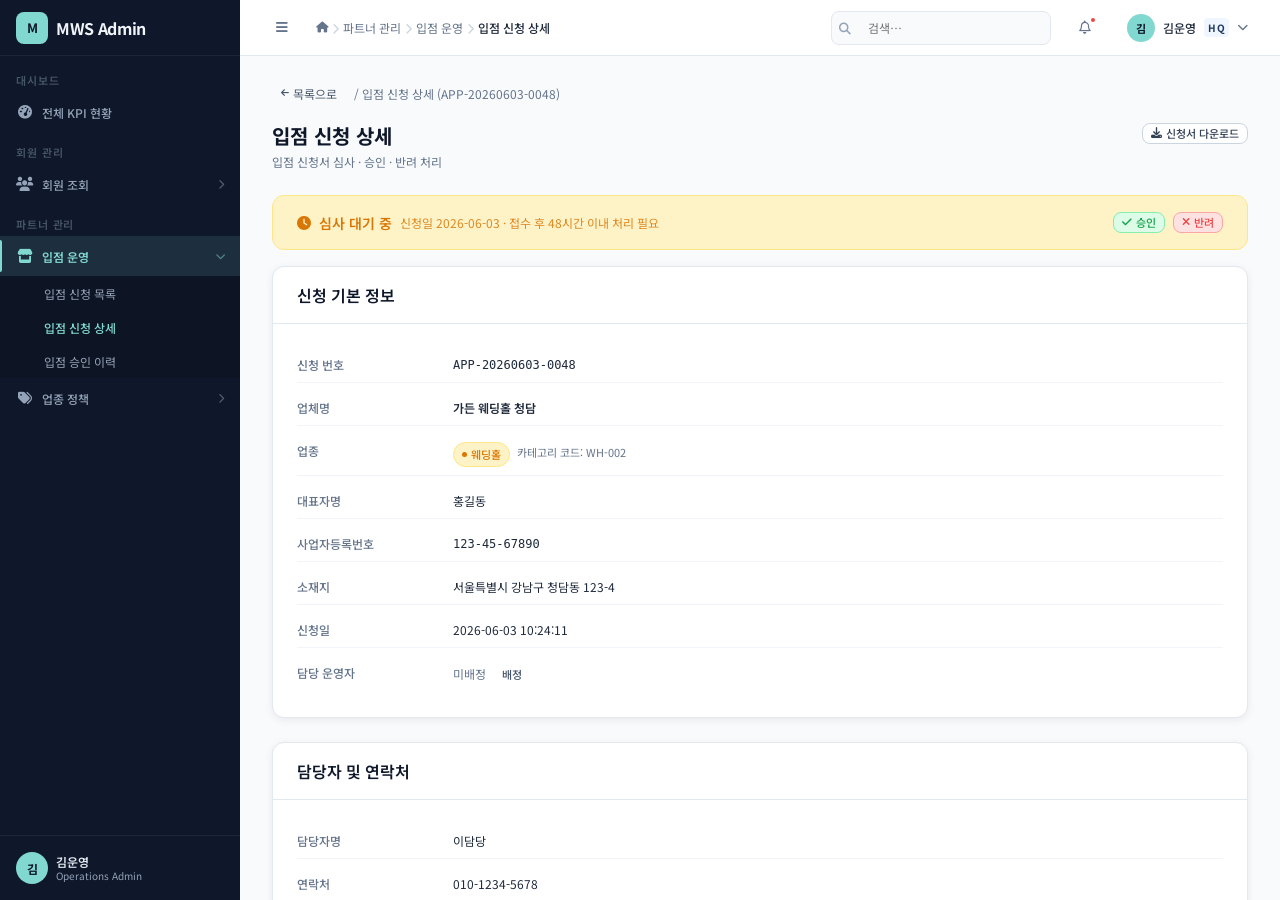
<file: admin/screens/hq-036-store-apply-detail.html>
<!DOCTYPE html>
<html lang="ko">
<head>
  <meta charset="UTF-8">
  <meta name="viewport" content="width=device-width, initial-scale=1.0">
  <title>입점 신청 상세 — MWS Admin</title>
  <link rel="preconnect" href="https://fonts.googleapis.com">
  <link href="https://fonts.googleapis.com/css2?family=Noto+Sans+KR:wght@300;400;500;600;700;800&display=swap" rel="stylesheet">
  <link rel="stylesheet" href="https://cdn.jsdelivr.net/npm/@fortawesome/fontawesome-free@6.4.0/css/all.min.css">
  <link rel="stylesheet" href="../css/admin-tokens.css">
  <link rel="stylesheet" href="../css/admin-shell.css">
  <link rel="stylesheet" href="../css/admin-layouts.css">
  <link rel="stylesheet" href="../css/admin-datatable.css">
  <link rel="stylesheet" href="../css/admin-widgets.css">
</head>
<body>

<!-- ═══════════════════════════════════════════════════════════
     AdminDetailLayout
     Screen: HQ-036 입점 신청 상세
     Menu: 파트너 관리 > 입점 운영 > 입점 신청 상세
     Purpose: 입점 신청서 심사/승인/반려 처리
════════════════════════════════════════════════════════════ -->
<div class="admin-shell" id="adminShell">

  <div class="admin-sidebar-overlay" aria-hidden="true"></div>

  <!-- SIDEBAR -->
  <aside class="admin-sidebar" role="navigation" aria-label="관리자 메뉴">
    <div class="admin-sidebar-logo">
      <div class="admin-sidebar-logo-icon">M</div>
      <span class="admin-sidebar-logo-text">MWS Admin</span>
    </div>
    <nav class="admin-sidebar-nav">
      <div class="admin-nav-group">
        <span class="admin-nav-group-label">대시보드</span>
        <div class="admin-nav-item" data-href="hq-001-dashboard.html">
          <span class="admin-nav-item-icon"><i class="fa-solid fa-gauge-high"></i></span>
          <span class="admin-nav-item-label">전체 KPI 현황</span>
        </div>
      </div>
      <div class="admin-nav-group">
        <span class="admin-nav-group-label">회원 관리</span>
        <div class="admin-nav-item" data-has-sub>
          <span class="admin-nav-item-icon"><i class="fa-solid fa-users"></i></span>
          <span class="admin-nav-item-label">회원 조회</span>
          <i class="fa-solid fa-chevron-right admin-nav-chevron" style="margin-left:auto;font-size:10px;opacity:0.5;"></i>
        </div>
        <div class="admin-nav-sub">
          <div class="admin-nav-sub-item" data-href="hq-015-member-list.html">전체 회원 목록</div>
        </div>
      </div>
      <div class="admin-nav-group">
        <span class="admin-nav-group-label">파트너 관리</span>
        <div class="admin-nav-item is-active" data-has-sub>
          <span class="admin-nav-item-icon"><i class="fa-solid fa-store"></i></span>
          <span class="admin-nav-item-label">입점 운영</span>
          <i class="fa-solid fa-chevron-right admin-nav-chevron" style="margin-left:auto;font-size:10px;opacity:0.5;transform:rotate(90deg);transition:0.2s;"></i>
        </div>
        <div class="admin-nav-sub is-open">
          <div class="admin-nav-sub-item">입점 신청 목록</div>
          <div class="admin-nav-sub-item is-active" data-href="hq-036-store-apply-detail.html">입점 신청 상세</div>
          <div class="admin-nav-sub-item">입점 승인 이력</div>
        </div>
        <div class="admin-nav-item" data-has-sub>
          <span class="admin-nav-item-icon"><i class="fa-solid fa-tags"></i></span>
          <span class="admin-nav-item-label">업종 정책</span>
          <i class="fa-solid fa-chevron-right admin-nav-chevron" style="margin-left:auto;font-size:10px;opacity:0.5;"></i>
        </div>
        <div class="admin-nav-sub">
          <div class="admin-nav-sub-item" data-href="hq-040-business-code.html">업종코드 관리</div>
        </div>
      </div>
    </nav>
    <div class="admin-sidebar-footer">
      <div class="admin-sidebar-user">
        <div class="admin-sidebar-avatar">김</div>
        <div class="admin-sidebar-user-info">
          <div class="admin-sidebar-user-name">김운영</div>
          <div class="admin-sidebar-user-role">Operations Admin</div>
        </div>
      </div>
    </div>
  </aside>

  <!-- MAIN -->
  <div class="admin-main">

    <!-- HEADER -->
    <header class="admin-header">
      <button class="admin-header-toggle" aria-label="사이드바 토글">
        <i class="fa-solid fa-bars"></i>
      </button>
      <nav class="admin-header-breadcrumb" aria-label="현재 위치">
        <div class="admin-breadcrumb-item"><i class="fa-solid fa-house admin-text-muted admin-text-xs"></i></div>
        <span class="admin-breadcrumb-sep"><i class="fa-solid fa-chevron-right"></i></span>
        <div class="admin-breadcrumb-item">파트너 관리</div>
        <span class="admin-breadcrumb-sep"><i class="fa-solid fa-chevron-right"></i></span>
        <div class="admin-breadcrumb-item">입점 운영</div>
        <span class="admin-breadcrumb-sep"><i class="fa-solid fa-chevron-right"></i></span>
        <div class="admin-breadcrumb-item">입점 신청 상세</div>
      </nav>
      <div class="admin-header-search">
        <span class="admin-header-search-icon"><i class="fa-solid fa-magnifying-glass"></i></span>
        <input class="admin-header-search-input" type="search" placeholder="검색…" aria-label="검색">
      </div>
      <div class="admin-header-actions">
        <button class="admin-header-action-btn" aria-label="알림">
          <i class="fa-regular fa-bell"></i>
          <span class="admin-header-notif-dot"></span>
        </button>
      </div>
      <div class="admin-header-user" role="button" tabindex="0">
        <div class="admin-header-avatar">김</div>
        <span class="admin-header-user-name">김운영</span>
        <span class="admin-role-badge role-hq">HQ</span>
        <i class="fa-solid fa-chevron-down admin-text-xs admin-text-muted"></i>
      </div>
    </header>

    <!-- CONTENT -->
    <main class="admin-content">
      <div class="admin-container admin-container-md">

        <!-- Back Bar -->
        <div class="admin-back-bar">
          <button class="admin-back-btn" onclick="history.back()">
            <i class="fa-solid fa-arrow-left fa-xs"></i> 목록으로
          </button>
          <span class="admin-text-muted admin-text-sm">/ 입점 신청 상세 (APP-20260603-0048)</span>
        </div>

        <div class="admin-page-header">
          <div class="admin-page-title-group">
            <h1 class="admin-page-title">입점 신청 상세</h1>
            <p class="admin-page-subtitle">입점 신청서 심사 · 승인 · 반려 처리</p>
          </div>
          <div class="admin-page-actions">
            <button class="admin-btn admin-btn-secondary admin-btn-sm">
              <i class="fa-solid fa-download"></i> 신청서 다운로드
            </button>
          </div>
        </div>

        <!-- Status Banner: review pending -->
        <div class="admin-status-banner banner-review">
          <div class="admin-status-banner-info">
            <i class="fa-solid fa-clock"></i>
            <span class="admin-status-banner-title">심사 대기 중</span>
            <span class="admin-status-banner-desc">신청일 2026-06-03 · 접수 후 48시간 이내 처리 필요</span>
          </div>
          <div class="admin-status-banner-actions">
            <button class="admin-btn admin-btn-success admin-btn-sm" onclick="showApproveModal()">
              <i class="fa-solid fa-check"></i> 승인
            </button>
            <button class="admin-btn admin-btn-danger admin-btn-sm" onclick="MWSAdmin.AdminModal.open('rejectModal')">
              <i class="fa-solid fa-xmark"></i> 반려
            </button>
          </div>
        </div>

        <!-- 2-col Detail Layout -->
        <div class="admin-detail-layout">

          <!-- ── MAIN ── -->
          <div class="admin-detail-main">

            <!-- Application Basic Info -->
            <div class="admin-card">
              <div class="admin-card-header">
                <h2 class="admin-card-title">신청 기본 정보</h2>
              </div>
              <div class="admin-card-body">
                <div class="admin-info-group">
                  <div class="admin-info-row">
                    <span class="admin-info-label">신청 번호</span>
                    <span class="admin-info-value" style="font-family:var(--font-family-mono);font-size:var(--font-size-sm);">APP-20260603-0048</span>
                  </div>
                  <div class="admin-info-row">
                    <span class="admin-info-label">업체명</span>
                    <span class="admin-info-value" style="font-weight:var(--font-weight-semibold);">가든 웨딩홀 청담</span>
                  </div>
                  <div class="admin-info-row">
                    <span class="admin-info-label">업종</span>
                    <span class="admin-info-value">
                      <span class="admin-status-badge status-review" style="font-size:var(--font-size-xs);">웨딩홀</span>
                      <span class="admin-text-muted admin-text-xs" style="margin-left:var(--spacing-xs);">카테고리 코드: WH-002</span>
                    </span>
                  </div>
                  <div class="admin-info-row">
                    <span class="admin-info-label">대표자명</span>
                    <span class="admin-info-value">홍길동</span>
                  </div>
                  <div class="admin-info-row">
                    <span class="admin-info-label">사업자등록번호</span>
                    <span class="admin-info-value" style="font-family:var(--font-family-mono);">123-45-67890</span>
                  </div>
                  <div class="admin-info-row">
                    <span class="admin-info-label">소재지</span>
                    <span class="admin-info-value">서울특별시 강남구 청담동 123-4</span>
                  </div>
                  <div class="admin-info-row">
                    <span class="admin-info-label">신청일</span>
                    <span class="admin-info-value">2026-06-03 10:24:11</span>
                  </div>
                  <div class="admin-info-row">
                    <span class="admin-info-label">담당 운영자</span>
                    <span class="admin-info-value">
                      <span style="color:var(--color-neutral-500);">미배정</span>
                      <button class="admin-btn admin-btn-ghost admin-btn-sm" style="margin-left:var(--spacing-xs);">배정</button>
                    </span>
                  </div>
                </div>
              </div>
            </div>

            <!-- Contact / Manager Info -->
            <div class="admin-card">
              <div class="admin-card-header">
                <h2 class="admin-card-title">담당자 및 연락처</h2>
              </div>
              <div class="admin-card-body">
                <div class="admin-info-group">
                  <div class="admin-info-row">
                    <span class="admin-info-label">담당자명</span>
                    <span class="admin-info-value">이담당</span>
                  </div>
                  <div class="admin-info-row">
                    <span class="admin-info-label">연락처</span>
                    <span class="admin-info-value">010-1234-5678</span>
                  </div>
                  <div class="admin-info-row">
                    <span class="admin-info-label">이메일</span>
                    <span class="admin-info-value">partner@garden-wedding.co.kr</span>
                  </div>
                  <div class="admin-info-row">
                    <span class="admin-info-label">웹사이트</span>
                    <span class="admin-info-value">
                      <a href="#" style="color:var(--color-brand-primary-dark);">www.garden-wedding.co.kr <i class="fa-solid fa-arrow-up-right-from-square fa-xs"></i></a>
                    </span>
                  </div>
                </div>
              </div>
            </div>

            <!-- Venue Details -->
            <div class="admin-card">
              <div class="admin-card-header">
                <h2 class="admin-card-title">업장 정보</h2>
              </div>
              <div class="admin-card-body">
                <div class="admin-info-group">
                  <div class="admin-info-row">
                    <span class="admin-info-label">홀 구성</span>
                    <span class="admin-info-value">가든홀(400명) / 로즈홀(150명)</span>
                  </div>
                  <div class="admin-info-row">
                    <span class="admin-info-label">주차</span>
                    <span class="admin-info-value">지하 2층 주차장 200대</span>
                  </div>
                  <div class="admin-info-row">
                    <span class="admin-info-label">대관료 (기본)</span>
                    <span class="admin-info-value">₩3,500,000 ~ ₩8,000,000</span>
                  </div>
                  <div class="admin-info-row">
                    <span class="admin-info-label">식대 (인당)</span>
                    <span class="admin-info-value">₩55,000 ~ ₩85,000</span>
                  </div>
                  <div class="admin-info-row">
                    <span class="admin-info-label">자체 케이터링</span>
                    <span class="admin-info-value">있음</span>
                  </div>
                  <div class="admin-info-row">
                    <span class="admin-info-label">정찰제 여부</span>
                    <span class="admin-info-value">
                      <span class="admin-status-badge status-active">정찰제</span>
                    </span>
                  </div>
                  <div class="admin-info-row">
                    <span class="admin-info-label">소개</span>
                    <span class="admin-info-value" style="white-space:normal;line-height:1.7;">
                      청담동에 위치한 프리미엄 야외 정원형 웨딩홀입니다. 사계절 어느 때나 아름다운 정원에서 특별한 웨딩을 경험하실 수 있습니다. 전담 웨딩 매니저가 처음부터 끝까지 함께합니다.
                    </span>
                  </div>
                </div>
              </div>
            </div>

            <!-- Documents Check -->
            <div class="admin-card">
              <div class="admin-card-header">
                <h2 class="admin-card-title">제출 서류</h2>
                <span class="admin-status-badge status-review">검토 중</span>
              </div>
              <div class="admin-card-body">
                <div style="display:flex;flex-direction:column;gap:var(--spacing-sm);">
                  <div style="display:flex;align-items:center;justify-content:space-between;padding:var(--spacing-sm);border:1px solid var(--admin-divider);border-radius:var(--radius-sm);">
                    <div style="display:flex;align-items:center;gap:var(--spacing-sm);">
                      <i class="fa-solid fa-file-pdf" style="color:var(--color-error);font-size:var(--font-size-xl);"></i>
                      <div>
                        <div class="admin-text-sm" style="font-weight:var(--font-weight-medium);">사업자등록증</div>
                        <div class="admin-text-xs admin-text-muted">business_registration.pdf · 1.2MB</div>
                      </div>
                    </div>
                    <div style="display:flex;align-items:center;gap:var(--spacing-xs);">
                      <span class="admin-status-badge status-active" style="font-size:var(--font-size-2xs);">확인</span>
                      <button class="admin-btn admin-btn-ghost admin-btn-sm"><i class="fa-solid fa-download"></i></button>
                    </div>
                  </div>
                  <div style="display:flex;align-items:center;justify-content:space-between;padding:var(--spacing-sm);border:1px solid var(--admin-divider);border-radius:var(--radius-sm);">
                    <div style="display:flex;align-items:center;gap:var(--spacing-sm);">
                      <i class="fa-solid fa-file-image" style="color:var(--color-info);font-size:var(--font-size-xl);"></i>
                      <div>
                        <div class="admin-text-sm" style="font-weight:var(--font-weight-medium);">업장 사진 (10장)</div>
                        <div class="admin-text-xs admin-text-muted">venue_photos.zip · 24.5MB</div>
                      </div>
                    </div>
                    <div style="display:flex;align-items:center;gap:var(--spacing-xs);">
                      <span class="admin-status-badge status-active" style="font-size:var(--font-size-2xs);">확인</span>
                      <button class="admin-btn admin-btn-ghost admin-btn-sm"><i class="fa-solid fa-download"></i></button>
                    </div>
                  </div>
                  <div style="display:flex;align-items:center;justify-content:space-between;padding:var(--spacing-sm);border:1px solid var(--admin-divider);border-radius:var(--radius-sm);">
                    <div style="display:flex;align-items:center;gap:var(--spacing-sm);">
                      <i class="fa-solid fa-file-pdf" style="color:var(--color-error);font-size:var(--font-size-xl);"></i>
                      <div>
                        <div class="admin-text-sm" style="font-weight:var(--font-weight-medium);">이용약관 동의서</div>
                        <div class="admin-text-xs admin-text-muted">terms_agreement.pdf · 0.4MB</div>
                      </div>
                    </div>
                    <div style="display:flex;align-items:center;gap:var(--spacing-xs);">
                      <span class="admin-status-badge status-review" style="font-size:var(--font-size-2xs);">검토 중</span>
                      <button class="admin-btn admin-btn-ghost admin-btn-sm"><i class="fa-solid fa-download"></i></button>
                    </div>
                  </div>
                </div>
              </div>
            </div>

            <!-- Checklist -->
            <div class="admin-card">
              <div class="admin-card-header">
                <h2 class="admin-card-title">심사 체크리스트</h2>
              </div>
              <div class="admin-card-body">
                <div style="display:flex;flex-direction:column;gap:var(--spacing-sm);">
                  <label style="display:flex;align-items:center;gap:var(--spacing-sm);cursor:pointer;">
                    <input type="checkbox" class="admin-table-checkbox" checked style="width:16px;height:16px;"> 
                    <span class="admin-text-sm">사업자등록증 진위 확인</span>
                  </label>
                  <label style="display:flex;align-items:center;gap:var(--spacing-sm);cursor:pointer;">
                    <input type="checkbox" class="admin-table-checkbox" checked style="width:16px;height:16px;"> 
                    <span class="admin-text-sm">업장 사진 품질 검토</span>
                  </label>
                  <label style="display:flex;align-items:center;gap:var(--spacing-sm);cursor:pointer;">
                    <input type="checkbox" class="admin-table-checkbox" style="width:16px;height:16px;"> 
                    <span class="admin-text-sm">약관 동의서 확인</span>
                  </label>
                  <label style="display:flex;align-items:center;gap:var(--spacing-sm);cursor:pointer;">
                    <input type="checkbox" class="admin-table-checkbox" style="width:16px;height:16px;"> 
                    <span class="admin-text-sm">가격 정책 (정찰제/비정찰제) 확인</span>
                  </label>
                  <label style="display:flex;align-items:center;gap:var(--spacing-sm);cursor:pointer;">
                    <input type="checkbox" class="admin-table-checkbox" style="width:16px;height:16px;"> 
                    <span class="admin-text-sm">중복 업체 확인 (기존 파트너)</span>
                  </label>
                  <label style="display:flex;align-items:center;gap:var(--spacing-sm);cursor:pointer;">
                    <input type="checkbox" class="admin-table-checkbox" style="width:16px;height:16px;"> 
                    <span class="admin-text-sm">소개 문구 품질 검토</span>
                  </label>
                </div>
              </div>
            </div>

          </div>
          <!-- END Main -->

          <!-- ── SIDE ── -->
          <div class="admin-detail-side">

            <!-- Approve / Reject Actions -->
            <div class="admin-card" style="border:2px solid var(--color-neutral-200);">
              <div class="admin-card-header" style="background:var(--color-neutral-50);">
                <h2 class="admin-card-title" style="font-size:var(--font-size-base);">심사 결정</h2>
                <span class="admin-status-badge status-review">대기 중</span>
              </div>
              <div class="admin-card-body">
                <div class="admin-form-field" style="margin-bottom:var(--spacing-sm);">
                  <label class="admin-form-label" for="reviewNote">심사 메모</label>
                  <textarea class="admin-form-textarea" id="reviewNote" rows="4"
                    placeholder="심사 의견을 입력하세요…&#10;(승인/반려 시 신청자에게 전달됩니다)"></textarea>
                </div>
                <div style="display:flex;flex-direction:column;gap:var(--spacing-xs);">
                  <button class="admin-btn admin-btn-success" style="width:100%;" onclick="showApproveModal()">
                    <i class="fa-solid fa-check"></i> 승인 처리
                  </button>
                  <button class="admin-btn admin-btn-danger" style="width:100%;background:transparent;"
                    onclick="MWSAdmin.AdminModal.open('rejectModal')">
                    <i class="fa-solid fa-xmark"></i> 반려 처리
                  </button>
                  <button class="admin-btn admin-btn-ghost" style="width:100%;">
                    <i class="fa-solid fa-clock"></i> 보류 (추가 서류 요청)
                  </button>
                </div>
              </div>
            </div>

            <!-- Related Partner Check -->
            <div class="admin-card">
              <div class="admin-card-header">
                <h2 class="admin-card-title" style="font-size:var(--font-size-base);">중복 체크</h2>
              </div>
              <div class="admin-card-body">
                <div style="padding:var(--spacing-sm);background:var(--color-success-light);border-radius:var(--radius-sm);border:1px solid var(--color-success-border);margin-bottom:var(--spacing-sm);">
                  <div style="display:flex;align-items:center;gap:var(--spacing-xs);color:var(--color-success);font-size:var(--font-size-sm);">
                    <i class="fa-solid fa-circle-check"></i>
                    <span style="font-weight:var(--font-weight-medium);">중복 업체 없음</span>
                  </div>
                  <div class="admin-text-xs admin-text-muted" style="margin-top:2px;">사업자번호 123-45-67890 검색 결과 없음</div>
                </div>
                <div style="padding:var(--spacing-sm);background:var(--color-info-light);border-radius:var(--radius-sm);border:1px solid var(--color-info-border);">
                  <div style="display:flex;align-items:center;gap:var(--spacing-xs);color:var(--color-info);font-size:var(--font-size-sm);">
                    <i class="fa-solid fa-circle-info"></i>
                    <span style="font-weight:var(--font-weight-medium);">청담동 웨딩홀 3개소 운영 중</span>
                  </div>
                  <div class="admin-text-xs admin-text-muted" style="margin-top:2px;">동일 지역 경쟁 업체 참고 확인 권장</div>
                </div>
              </div>
            </div>

            <!-- Processing History -->
            <div class="admin-card">
              <div class="admin-card-header">
                <h2 class="admin-card-title" style="font-size:var(--font-size-base);">처리 이력</h2>
              </div>
              <div class="admin-card-body">
                <div class="admin-timeline">
                  <div class="admin-timeline-item">
                    <div class="admin-timeline-dot" style="background:var(--color-warning);"></div>
                    <div class="admin-timeline-body">
                      <div class="admin-timeline-action">심사 배정</div>
                      <div class="admin-timeline-meta">2026-06-03 10:30 · 자동 접수</div>
                    </div>
                  </div>
                  <div class="admin-timeline-item">
                    <div class="admin-timeline-dot"></div>
                    <div class="admin-timeline-body">
                      <div class="admin-timeline-action">신청서 제출</div>
                      <div class="admin-timeline-meta">2026-06-03 10:24 · 파트너 신청</div>
                    </div>
                  </div>
                </div>
              </div>
            </div>

          </div>

        </div>
      </div>
    </main>
  </div>
</div>

<!-- Approve Confirm Modal -->
<div class="admin-modal-overlay" id="approveModal" style="display:none;" role="dialog" aria-modal="true" aria-labelledby="approveModalTitle">
  <div class="admin-modal">
    <div class="admin-modal-header">
      <h2 class="admin-modal-title" id="approveModalTitle">입점 신청 승인</h2>
      <button class="admin-btn admin-btn-ghost admin-btn-sm" onclick="MWSAdmin.AdminModal.close('approveModal')" aria-label="닫기">
        <i class="fa-solid fa-xmark"></i>
      </button>
    </div>
    <div class="admin-modal-body">
      <p class="admin-text-sm" style="margin-bottom:var(--spacing-base);">
        <strong>가든 웨딩홀 청담</strong>의 입점 신청을 승인합니다.<br>
        승인 즉시 파트너 계정이 생성되고 이메일이 발송됩니다.
      </p>
      <div class="admin-form-field">
        <label class="admin-form-label" for="approveNote">승인 메시지 (선택)</label>
        <textarea class="admin-form-textarea" id="approveNote" rows="3" placeholder="파트너에게 전달할 메시지를 입력하세요…"></textarea>
      </div>
    </div>
    <div class="admin-modal-footer">
      <button class="admin-btn admin-btn-secondary" onclick="MWSAdmin.AdminModal.close('approveModal')">취소</button>
      <button class="admin-btn admin-btn-success" onclick="processApprove()">
        <i class="fa-solid fa-check"></i> 승인 확정
      </button>
    </div>
  </div>
</div>

<!-- Reject Modal -->
<div class="admin-modal-overlay" id="rejectModal" style="display:none;" role="dialog" aria-modal="true" aria-labelledby="rejectModalTitle">
  <div class="admin-modal">
    <div class="admin-modal-header">
      <h2 class="admin-modal-title" id="rejectModalTitle">입점 신청 반려</h2>
      <button class="admin-btn admin-btn-ghost admin-btn-sm" onclick="MWSAdmin.AdminModal.close('rejectModal')" aria-label="닫기">
        <i class="fa-solid fa-xmark"></i>
      </button>
    </div>
    <div class="admin-modal-body">
      <div class="admin-form-field" style="margin-bottom:var(--spacing-sm);">
        <label class="admin-form-label" for="rejectReason">반려 사유 <span class="req">*</span></label>
        <select class="admin-form-select" id="rejectReason">
          <option value="">사유 선택</option>
          <option>서류 미비 (사업자등록증)</option>
          <option>서류 미비 (동의서)</option>
          <option>이미지 품질 미달</option>
          <option>가격 정보 불명확</option>
          <option>중복 업체</option>
          <option>기타</option>
        </select>
      </div>
      <div class="admin-form-field">
        <label class="admin-form-label" for="rejectNote">반려 상세 내용 <span class="req">*</span></label>
        <textarea class="admin-form-textarea" id="rejectNote" rows="4"
          placeholder="파트너에게 전달되는 반려 상세 내용을 입력하세요…"></textarea>
      </div>
    </div>
    <div class="admin-modal-footer">
      <button class="admin-btn admin-btn-secondary" onclick="MWSAdmin.AdminModal.close('rejectModal')">취소</button>
      <button class="admin-btn admin-btn-danger" onclick="processReject()">
        <i class="fa-solid fa-xmark"></i> 반려 처리
      </button>
    </div>
  </div>
</div>

<div class="admin-toast-container" role="status" aria-live="polite"></div>
<script src="../js/admin-shell.js"></script>
<script>
  function showApproveModal() {
    MWSAdmin.AdminModal.open('approveModal');
  }
  function processApprove() {
    MWSAdmin.AdminModal.close('approveModal');
    MWSAdmin.AdminToast.show('입점 신청이 승인되었습니다. 파트너 계정이 생성되었습니다.', 'success');
    // Update banner
    const banner = document.querySelector('.admin-status-banner');
    if (banner) {
      banner.className = 'admin-status-banner banner-active';
      banner.querySelector('.admin-status-banner-title').textContent = '승인 완료';
      banner.querySelector('.admin-status-banner-desc').textContent = '파트너 계정 활성화 · 입점 처리 완료';
    }
  }
  function processReject() {
    MWSAdmin.AdminModal.close('rejectModal');
    MWSAdmin.AdminToast.show('입점 신청이 반려되었습니다.', 'error');
    const banner = document.querySelector('.admin-status-banner');
    if (banner) {
      banner.className = 'admin-status-banner banner-rejected';
      banner.querySelector('.admin-status-banner-title').textContent = '반려 처리';
      banner.querySelector('.admin-status-banner-desc').textContent = '반려 사유가 파트너에게 발송되었습니다.';
    }
  }
</script>
</body>
</html>
</file>
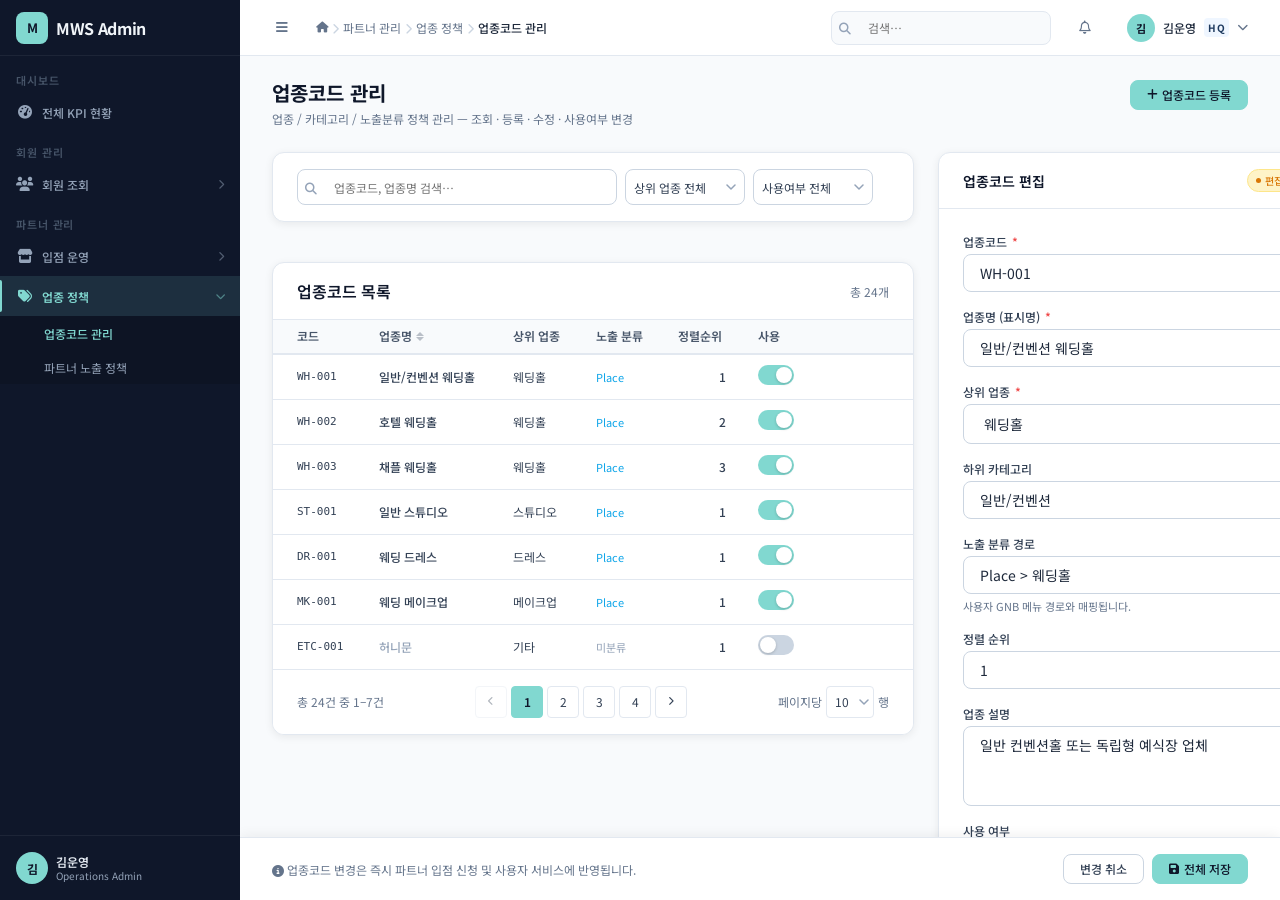
<file: admin/screens/hq-040-business-code.html>
<!DOCTYPE html>
<html lang="ko">
<head>
  <meta charset="UTF-8">
  <meta name="viewport" content="width=device-width, initial-scale=1.0">
  <title>업종코드 관리 — MWS Admin</title>
  <link rel="preconnect" href="https://fonts.googleapis.com">
  <link href="https://fonts.googleapis.com/css2?family=Noto+Sans+KR:wght@300;400;500;600;700;800&display=swap" rel="stylesheet">
  <link rel="stylesheet" href="https://cdn.jsdelivr.net/npm/@fortawesome/fontawesome-free@6.4.0/css/all.min.css">
  <link rel="stylesheet" href="../css/admin-tokens.css">
  <link rel="stylesheet" href="../css/admin-shell.css">
  <link rel="stylesheet" href="../css/admin-layouts.css">
  <link rel="stylesheet" href="../css/admin-datatable.css">
  <link rel="stylesheet" href="../css/admin-widgets.css">
</head>
<body>

<!-- ═══════════════════════════════════════════════════════════
     AdminFormLayout
     Screen: HQ-040 업종코드 관리
     Menu: 파트너 관리 > 업종 정책 > 업종코드 관리
     Purpose: 업종/카테고리/노출분류 정책 관리
     Functions: 조회, 등록, 수정, 사용여부 변경
════════════════════════════════════════════════════════════ -->
<div class="admin-shell" id="adminShell">

  <div class="admin-sidebar-overlay" aria-hidden="true"></div>

  <!-- SIDEBAR -->
  <aside class="admin-sidebar" role="navigation" aria-label="관리자 메뉴">
    <div class="admin-sidebar-logo">
      <div class="admin-sidebar-logo-icon">M</div>
      <span class="admin-sidebar-logo-text">MWS Admin</span>
    </div>
    <nav class="admin-sidebar-nav">
      <div class="admin-nav-group">
        <span class="admin-nav-group-label">대시보드</span>
        <div class="admin-nav-item" data-href="hq-001-dashboard.html">
          <span class="admin-nav-item-icon"><i class="fa-solid fa-gauge-high"></i></span>
          <span class="admin-nav-item-label">전체 KPI 현황</span>
        </div>
      </div>
      <div class="admin-nav-group">
        <span class="admin-nav-group-label">회원 관리</span>
        <div class="admin-nav-item" data-has-sub>
          <span class="admin-nav-item-icon"><i class="fa-solid fa-users"></i></span>
          <span class="admin-nav-item-label">회원 조회</span>
          <i class="fa-solid fa-chevron-right admin-nav-chevron" style="margin-left:auto;font-size:10px;opacity:0.5;"></i>
        </div>
        <div class="admin-nav-sub">
          <div class="admin-nav-sub-item" data-href="hq-015-member-list.html">전체 회원 목록</div>
        </div>
      </div>
      <div class="admin-nav-group">
        <span class="admin-nav-group-label">파트너 관리</span>
        <div class="admin-nav-item" data-has-sub>
          <span class="admin-nav-item-icon"><i class="fa-solid fa-store"></i></span>
          <span class="admin-nav-item-label">입점 운영</span>
          <i class="fa-solid fa-chevron-right admin-nav-chevron" style="margin-left:auto;font-size:10px;opacity:0.5;"></i>
        </div>
        <div class="admin-nav-sub">
          <div class="admin-nav-sub-item">입점 신청 목록</div>
          <div class="admin-nav-sub-item" data-href="hq-036-store-apply-detail.html">입점 신청 상세</div>
        </div>
        <div class="admin-nav-item is-active" data-has-sub>
          <span class="admin-nav-item-icon"><i class="fa-solid fa-tags"></i></span>
          <span class="admin-nav-item-label">업종 정책</span>
          <i class="fa-solid fa-chevron-right admin-nav-chevron" style="margin-left:auto;font-size:10px;opacity:0.5;transform:rotate(90deg);transition:0.2s;"></i>
        </div>
        <div class="admin-nav-sub is-open">
          <div class="admin-nav-sub-item is-active" data-href="hq-040-business-code.html">업종코드 관리</div>
          <div class="admin-nav-sub-item">파트너 노출 정책</div>
        </div>
      </div>
    </nav>
    <div class="admin-sidebar-footer">
      <div class="admin-sidebar-user">
        <div class="admin-sidebar-avatar">김</div>
        <div class="admin-sidebar-user-info">
          <div class="admin-sidebar-user-name">김운영</div>
          <div class="admin-sidebar-user-role">Operations Admin</div>
        </div>
      </div>
    </div>
  </aside>

  <!-- MAIN -->
  <div class="admin-main">

    <!-- HEADER -->
    <header class="admin-header">
      <button class="admin-header-toggle" aria-label="사이드바 토글">
        <i class="fa-solid fa-bars"></i>
      </button>
      <nav class="admin-header-breadcrumb" aria-label="현재 위치">
        <div class="admin-breadcrumb-item"><i class="fa-solid fa-house admin-text-muted admin-text-xs"></i></div>
        <span class="admin-breadcrumb-sep"><i class="fa-solid fa-chevron-right"></i></span>
        <div class="admin-breadcrumb-item">파트너 관리</div>
        <span class="admin-breadcrumb-sep"><i class="fa-solid fa-chevron-right"></i></span>
        <div class="admin-breadcrumb-item">업종 정책</div>
        <span class="admin-breadcrumb-sep"><i class="fa-solid fa-chevron-right"></i></span>
        <div class="admin-breadcrumb-item">업종코드 관리</div>
      </nav>
      <div class="admin-header-search">
        <span class="admin-header-search-icon"><i class="fa-solid fa-magnifying-glass"></i></span>
        <input class="admin-header-search-input" type="search" placeholder="검색…" aria-label="검색">
      </div>
      <div class="admin-header-actions">
        <button class="admin-header-action-btn" aria-label="알림">
          <i class="fa-regular fa-bell"></i>
        </button>
      </div>
      <div class="admin-header-user" role="button" tabindex="0">
        <div class="admin-header-avatar">김</div>
        <span class="admin-header-user-name">김운영</span>
        <span class="admin-role-badge role-hq">HQ</span>
        <i class="fa-solid fa-chevron-down admin-text-xs admin-text-muted"></i>
      </div>
    </header>

    <!-- CONTENT -->
    <main class="admin-content">
      <div class="admin-container admin-container-md">

        <!-- Page Header -->
        <div class="admin-page-header">
          <div class="admin-page-title-group">
            <h1 class="admin-page-title">업종코드 관리</h1>
            <p class="admin-page-subtitle">업종 / 카테고리 / 노출분류 정책 관리 — 조회 · 등록 · 수정 · 사용여부 변경</p>
          </div>
          <div class="admin-page-actions">
            <button class="admin-btn admin-btn-primary" onclick="openAddModal()">
              <i class="fa-solid fa-plus"></i> 업종코드 등록
            </button>
          </div>
        </div>

        <!-- Two-column form layout: left = manage list, right = edit form -->
        <div style="display:grid;grid-template-columns:1fr 400px;gap:var(--admin-section-gap);align-items:start;">

          <!-- LEFT: Code List -->
          <div style="display:flex;flex-direction:column;gap:var(--admin-section-gap);">

            <!-- Filter row -->
            <div class="admin-filter-bar">
              <div class="admin-filter-row">
                <div class="admin-filter-search">
                  <span class="admin-filter-search-icon"><i class="fa-solid fa-magnifying-glass"></i></span>
                  <input class="admin-filter-search-input" type="search" id="codeSearch"
                    placeholder="업종코드, 업종명 검색…" aria-label="업종코드 검색">
                </div>
                <select class="admin-filter-select" id="parentFilter" aria-label="상위 업종">
                  <option value="">상위 업종 전체</option>
                  <option value="WH">웨딩홀</option>
                  <option value="ST">스튜디오</option>
                  <option value="DR">드레스</option>
                  <option value="MK">메이크업</option>
                  <option value="ETC">기타</option>
                </select>
                <select class="admin-filter-select" id="useFilter" aria-label="사용 여부">
                  <option value="">사용여부 전체</option>
                  <option value="Y">사용</option>
                  <option value="N">미사용</option>
                </select>
              </div>
            </div>

            <!-- Code Table Card -->
            <div class="admin-card js-datatable-wrap" id="codeTable">
              <div class="admin-card-header">
                <h2 class="admin-card-title">업종코드 목록</h2>
                <span class="admin-text-sm admin-text-muted">총 24개</span>
              </div>
              <div class="admin-table-wrap">
                <table class="admin-table" role="grid" aria-label="업종코드 목록">
                  <thead>
                    <tr>
                      <th scope="col">코드</th>
                      <th scope="col" class="is-sortable">
                        <div class="admin-th-inner">업종명 <span class="admin-sort-icon"></span></div>
                      </th>
                      <th scope="col">상위 업종</th>
                      <th scope="col">노출 분류</th>
                      <th scope="col">정렬순위</th>
                      <th scope="col">사용</th>
                      <th class="col-actions" scope="col"><span class="visually-hidden">작업</span></th>
                    </tr>
                  </thead>
                  <tbody id="codeTbody">
                    <tr onclick="selectCode('WH-001','웨딩홀','일반/컨벤션','웨딩홀','Place > 웨딩홀',1,'Y')">
                      <td style="font-family:var(--font-family-mono);font-size:var(--font-size-xs);">WH-001</td>
                      <td style="font-weight:var(--font-weight-medium);">일반/컨벤션 웨딩홀</td>
                      <td>웨딩홀</td>
                      <td><span class="admin-text-xs" style="color:var(--color-info);">Place</span></td>
                      <td class="admin-cell-number">1</td>
                      <td>
                        <label class="admin-toggle" aria-label="WH-001 사용여부">
                          <input type="checkbox" checked onchange="toggleUse(this,'WH-001')">
                          <span class="admin-toggle-track"></span>
                        </label>
                      </td>
                      <td class="col-actions">
                        <div class="admin-row-actions">
                          <button class="admin-row-action-btn btn-view" title="편집" onclick="event.stopPropagation();selectCode('WH-001','웨딩홀','일반/컨벤션','웨딩홀','Place > 웨딩홀',1,'Y')">
                            <i class="fa-solid fa-pen fa-xs"></i>
                          </button>
                        </div>
                      </td>
                    </tr>
                    <tr onclick="selectCode('WH-002','웨딩홀','호텔','웨딩홀','Place > 웨딩홀',2,'Y')">
                      <td style="font-family:var(--font-family-mono);font-size:var(--font-size-xs);">WH-002</td>
                      <td style="font-weight:var(--font-weight-medium);">호텔 웨딩홀</td>
                      <td>웨딩홀</td>
                      <td><span class="admin-text-xs" style="color:var(--color-info);">Place</span></td>
                      <td class="admin-cell-number">2</td>
                      <td>
                        <label class="admin-toggle" aria-label="WH-002 사용여부">
                          <input type="checkbox" checked onchange="toggleUse(this,'WH-002')">
                          <span class="admin-toggle-track"></span>
                        </label>
                      </td>
                      <td class="col-actions">
                        <div class="admin-row-actions">
                          <button class="admin-row-action-btn btn-view" title="편집" onclick="event.stopPropagation();selectCode('WH-002','웨딩홀','호텔','웨딩홀','Place > 웨딩홀',2,'Y')">
                            <i class="fa-solid fa-pen fa-xs"></i>
                          </button>
                        </div>
                      </td>
                    </tr>
                    <tr onclick="selectCode('WH-003','웨딩홀','채플','웨딩홀','Place > 웨딩홀',3,'Y')">
                      <td style="font-family:var(--font-family-mono);font-size:var(--font-size-xs);">WH-003</td>
                      <td style="font-weight:var(--font-weight-medium);">채플 웨딩홀</td>
                      <td>웨딩홀</td>
                      <td><span class="admin-text-xs" style="color:var(--color-info);">Place</span></td>
                      <td class="admin-cell-number">3</td>
                      <td>
                        <label class="admin-toggle" aria-label="WH-003 사용여부">
                          <input type="checkbox" checked onchange="toggleUse(this,'WH-003')">
                          <span class="admin-toggle-track"></span>
                        </label>
                      </td>
                      <td class="col-actions">
                        <div class="admin-row-actions">
                          <button class="admin-row-action-btn btn-view" title="편집">
                            <i class="fa-solid fa-pen fa-xs"></i>
                          </button>
                        </div>
                      </td>
                    </tr>
                    <tr onclick="selectCode('ST-001','스튜디오','일반 스튜디오','스튜디오','Place > 스튜디오',1,'Y')">
                      <td style="font-family:var(--font-family-mono);font-size:var(--font-size-xs);">ST-001</td>
                      <td style="font-weight:var(--font-weight-medium);">일반 스튜디오</td>
                      <td>스튜디오</td>
                      <td><span class="admin-text-xs" style="color:var(--color-info);">Place</span></td>
                      <td class="admin-cell-number">1</td>
                      <td>
                        <label class="admin-toggle" aria-label="ST-001 사용여부">
                          <input type="checkbox" checked onchange="toggleUse(this,'ST-001')">
                          <span class="admin-toggle-track"></span>
                        </label>
                      </td>
                      <td class="col-actions">
                        <div class="admin-row-actions">
                          <button class="admin-row-action-btn btn-view" title="편집">
                            <i class="fa-solid fa-pen fa-xs"></i>
                          </button>
                        </div>
                      </td>
                    </tr>
                    <tr onclick="selectCode('DR-001','드레스','웨딩 드레스','드레스','Place > 드레스',1,'Y')">
                      <td style="font-family:var(--font-family-mono);font-size:var(--font-size-xs);">DR-001</td>
                      <td style="font-weight:var(--font-weight-medium);">웨딩 드레스</td>
                      <td>드레스</td>
                      <td><span class="admin-text-xs" style="color:var(--color-info);">Place</span></td>
                      <td class="admin-cell-number">1</td>
                      <td>
                        <label class="admin-toggle" aria-label="DR-001 사용여부">
                          <input type="checkbox" checked onchange="toggleUse(this,'DR-001')">
                          <span class="admin-toggle-track"></span>
                        </label>
                      </td>
                      <td class="col-actions">
                        <div class="admin-row-actions">
                          <button class="admin-row-action-btn btn-view" title="편집">
                            <i class="fa-solid fa-pen fa-xs"></i>
                          </button>
                        </div>
                      </td>
                    </tr>
                    <tr onclick="selectCode('MK-001','메이크업','웨딩 메이크업','메이크업','Place > 메이크업',1,'Y')">
                      <td style="font-family:var(--font-family-mono);font-size:var(--font-size-xs);">MK-001</td>
                      <td style="font-weight:var(--font-weight-medium);">웨딩 메이크업</td>
                      <td>메이크업</td>
                      <td><span class="admin-text-xs" style="color:var(--color-info);">Place</span></td>
                      <td class="admin-cell-number">1</td>
                      <td>
                        <label class="admin-toggle" aria-label="MK-001 사용여부">
                          <input type="checkbox" checked onchange="toggleUse(this,'MK-001')">
                          <span class="admin-toggle-track"></span>
                        </label>
                      </td>
                      <td class="col-actions">
                        <div class="admin-row-actions">
                          <button class="admin-row-action-btn btn-view" title="편집">
                            <i class="fa-solid fa-pen fa-xs"></i>
                          </button>
                        </div>
                      </td>
                    </tr>
                    <tr>
                      <td style="font-family:var(--font-family-mono);font-size:var(--font-size-xs);">ETC-001</td>
                      <td style="font-weight:var(--font-weight-medium);color:var(--color-neutral-400);">허니문</td>
                      <td>기타</td>
                      <td><span class="admin-text-xs" style="color:var(--color-neutral-400);">미분류</span></td>
                      <td class="admin-cell-number">1</td>
                      <td>
                        <label class="admin-toggle" aria-label="ETC-001 사용여부">
                          <input type="checkbox" onchange="toggleUse(this,'ETC-001')">
                          <span class="admin-toggle-track"></span>
                        </label>
                      </td>
                      <td class="col-actions">
                        <div class="admin-row-actions">
                          <button class="admin-row-action-btn btn-view" title="편집">
                            <i class="fa-solid fa-pen fa-xs"></i>
                          </button>
                          <button class="admin-row-action-btn btn-delete" title="삭제">
                            <i class="fa-solid fa-trash fa-xs"></i>
                          </button>
                        </div>
                      </td>
                    </tr>
                  </tbody>
                </table>
              </div>
              <div class="admin-pagination" id="codePagination">
                <div class="admin-pagination-info">총 24개 중 1–7개</div>
                <div class="admin-pagination-nav" id="codePagNav"></div>
                <div class="admin-pagination-size">
                  <span>페이지당</span>
                  <select class="admin-pagination-size-select" aria-label="페이지당 행 수">
                    <option value="10" selected>10</option>
                    <option value="20">20</option>
                  </select>
                  <span>행</span>
                </div>
              </div>
            </div>

          </div>
          <!-- END Left col -->

          <!-- RIGHT: Edit Form (sticky) -->
          <div style="position:sticky;top:calc(var(--admin-header-height) + var(--spacing-base));">

            <!-- Edit Form Card -->
            <div class="admin-card" id="editFormCard">
              <div class="admin-card-header">
                <h2 class="admin-card-title" id="formTitle" style="font-size:var(--font-size-base);">업종코드 편집</h2>
                <span class="admin-status-badge status-review" id="formMode" style="font-size:var(--font-size-2xs);">편집 대기</span>
              </div>
              <div class="admin-card-body">
                <div class="admin-form-section" style="margin-bottom:0;">

                  <div class="admin-form-field">
                    <label class="admin-form-label" for="fCode">업종코드 <span class="req">*</span></label>
                    <input class="admin-form-input" type="text" id="fCode" placeholder="예: WH-001" value="WH-001">
                  </div>

                  <div class="admin-form-field">
                    <label class="admin-form-label" for="fName">업종명 (표시명) <span class="req">*</span></label>
                    <input class="admin-form-input" type="text" id="fName" placeholder="예: 일반/컨벤션 웨딩홀" value="일반/컨벤션 웨딩홀">
                  </div>

                  <div class="admin-form-field">
                    <label class="admin-form-label" for="fParent">상위 업종 <span class="req">*</span></label>
                    <select class="admin-form-select" id="fParent">
                      <option value="">선택</option>
                      <option value="WH" selected>웨딩홀</option>
                      <option value="ST">스튜디오</option>
                      <option value="DR">드레스</option>
                      <option value="MK">메이크업</option>
                      <option value="ETC">기타</option>
                    </select>
                  </div>

                  <div class="admin-form-field">
                    <label class="admin-form-label" for="fCategory">하위 카테고리</label>
                    <input class="admin-form-input" type="text" id="fCategory" placeholder="예: 일반/컨벤션" value="일반/컨벤션">
                  </div>

                  <div class="admin-form-field">
                    <label class="admin-form-label" for="fDisplay">노출 분류 경로</label>
                    <input class="admin-form-input" type="text" id="fDisplay" placeholder="예: Place > 웨딩홀" value="Place > 웨딩홀">
                    <span class="admin-form-hint">사용자 GNB 메뉴 경로와 매핑됩니다.</span>
                  </div>

                  <div class="admin-form-field">
                    <label class="admin-form-label" for="fOrder">정렬 순위</label>
                    <input class="admin-form-input" type="number" id="fOrder" value="1" min="1">
                  </div>

                  <div class="admin-form-field">
                    <label class="admin-form-label" for="fDesc">업종 설명</label>
                    <textarea class="admin-form-textarea" id="fDesc" rows="3"
                      placeholder="업종에 대한 간략한 설명 (내부용)">일반 컨벤션홀 또는 독립형 예식장 업체</textarea>
                  </div>

                  <div class="admin-form-field">
                    <label class="admin-form-label">사용 여부</label>
                    <div style="display:flex;align-items:center;gap:var(--spacing-sm);">
                      <label class="admin-toggle" aria-label="사용여부">
                        <input type="checkbox" id="fUse" checked>
                        <span class="admin-toggle-track"></span>
                      </label>
                      <span class="admin-text-sm" id="fUseLabel" style="color:var(--color-success);">사용 중</span>
                    </div>
                  </div>

                </div>
              </div>
              <div class="admin-card-footer">
                <button class="admin-btn admin-btn-ghost admin-btn-sm" onclick="resetForm()">초기화</button>
                <div style="display:flex;gap:var(--spacing-xs);">
                  <button class="admin-btn admin-btn-secondary admin-btn-sm" onclick="deleteCode()">
                    <i class="fa-solid fa-trash"></i> 삭제
                  </button>
                  <button class="admin-btn admin-btn-primary admin-btn-sm" onclick="saveCode()">
                    <i class="fa-solid fa-floppy-disk"></i> 저장
                  </button>
                </div>
              </div>
            </div>

          </div>
          <!-- END Right col -->

        </div>
        <!-- END 2-col layout -->

      </div>
    </main>

    <!-- Sticky Footer for Form Layout -->
    <div class="admin-sticky-footer">
      <div class="admin-sticky-footer-left">
        <span class="admin-text-sm admin-text-muted">
          <i class="fa-solid fa-circle-info"></i>
          업종코드 변경은 즉시 파트너 입점 신청 및 사용자 서비스에 반영됩니다.
        </span>
      </div>
      <div class="admin-sticky-footer-right">
        <button class="admin-btn admin-btn-secondary" onclick="MWSAdmin.AdminToast.show('변경사항이 취소되었습니다.','info')">
          변경 취소
        </button>
        <button class="admin-btn admin-btn-primary" onclick="saveAll()">
          <i class="fa-solid fa-floppy-disk"></i> 전체 저장
        </button>
      </div>
    </div>

  </div>
  <!-- END Main -->

</div>

<!-- Add New Code Modal -->
<div class="admin-modal-overlay" id="addModal" style="display:none;" role="dialog" aria-modal="true" aria-labelledby="addModalTitle">
  <div class="admin-modal">
    <div class="admin-modal-header">
      <h2 class="admin-modal-title" id="addModalTitle">업종코드 신규 등록</h2>
      <button class="admin-btn admin-btn-ghost admin-btn-sm" onclick="MWSAdmin.AdminModal.close('addModal')" aria-label="닫기">
        <i class="fa-solid fa-xmark"></i>
      </button>
    </div>
    <div class="admin-modal-body">
      <div class="admin-form-grid single-col" style="gap:var(--spacing-sm);">
        <div class="admin-form-field">
          <label class="admin-form-label" for="newCode">업종코드 <span class="req">*</span></label>
          <input class="admin-form-input" type="text" id="newCode" placeholder="예: WH-010">
        </div>
        <div class="admin-form-field">
          <label class="admin-form-label" for="newName">업종명 <span class="req">*</span></label>
          <input class="admin-form-input" type="text" id="newName" placeholder="예: 하우스 웨딩">
        </div>
        <div class="admin-form-field">
          <label class="admin-form-label" for="newParent">상위 업종 <span class="req">*</span></label>
          <select class="admin-form-select" id="newParent">
            <option value="">선택</option>
            <option value="WH">웨딩홀</option>
            <option value="ST">스튜디오</option>
            <option value="DR">드레스</option>
            <option value="MK">메이크업</option>
            <option value="ETC">기타</option>
          </select>
        </div>
        <div class="admin-form-field">
          <label class="admin-form-label" for="newDisplay">노출 경로</label>
          <input class="admin-form-input" type="text" id="newDisplay" placeholder="예: Place > 웨딩홀">
        </div>
      </div>
    </div>
    <div class="admin-modal-footer">
      <button class="admin-btn admin-btn-secondary" onclick="MWSAdmin.AdminModal.close('addModal')">취소</button>
      <button class="admin-btn admin-btn-primary" onclick="registerCode()">
        <i class="fa-solid fa-plus"></i> 등록
      </button>
    </div>
  </div>
</div>

<div class="admin-toast-container" role="status" aria-live="polite"></div>
<script src="../js/admin-shell.js"></script>
<script>
  // Init pagination
  MWSAdmin.Pagination.render(
    document.getElementById('codePagination'),
    { total: 24, page: 1, pageSize: 7, onChange: (p) => {} }
  );

  // Init table search
  MWSAdmin.TableFilter.bindSearch(
    document.getElementById('codeSearch'),
    document.querySelector('#codeTable .admin-table')
  );

  // Toggle use state label
  document.getElementById('fUse')?.addEventListener('change', function() {
    const label = document.getElementById('fUseLabel');
    if (label) {
      label.textContent = this.checked ? '사용 중' : '미사용';
      label.style.color = this.checked ? 'var(--color-success)' : 'var(--color-neutral-400)';
    }
  });

  function selectCode(code, parent, cat, parentLabel, display, order, use) {
    document.getElementById('fCode').value = code;
    document.getElementById('fName').value = cat ? cat + ' ' + parentLabel : parentLabel;
    document.getElementById('fCategory').value = cat || '';
    document.getElementById('fDisplay').value = display;
    document.getElementById('fOrder').value = order;
    const useEl = document.getElementById('fUse');
    const useLabel = document.getElementById('fUseLabel');
    if (useEl) {
      useEl.checked = use === 'Y';
      if (useLabel) {
        useLabel.textContent = use === 'Y' ? '사용 중' : '미사용';
        useLabel.style.color = use === 'Y' ? 'var(--color-success)' : 'var(--color-neutral-400)';
      }
    }
    document.getElementById('formTitle').textContent = `편집 — ${code}`;
    document.getElementById('formMode').textContent = '편집 중';
    document.getElementById('formMode').className = 'admin-status-badge status-confirmed';
    // Highlight selected row
    document.querySelectorAll('#codeTbody tr').forEach(tr => tr.classList.remove('is-selected'));
    event?.currentTarget?.classList?.add('is-selected');
  }

  function toggleUse(checkbox, code) {
    const msg = checkbox.checked ? `${code} 사용 처리되었습니다.` : `${code} 미사용 처리되었습니다.`;
    MWSAdmin.AdminToast.show(msg, checkbox.checked ? 'success' : 'info');
  }

  function saveCode() {
    const code = document.getElementById('fCode').value;
    if (!code) { MWSAdmin.AdminToast.show('업종코드를 입력하세요.', 'error'); return; }
    MWSAdmin.AdminToast.show(`${code} 업종코드가 저장되었습니다.`, 'success');
    document.getElementById('formMode').textContent = '저장됨';
    document.getElementById('formMode').className = 'admin-status-badge status-active';
  }

  function deleteCode() {
    const code = document.getElementById('fCode').value;
    if (!code) return;
    if (confirm(`${code} 업종코드를 삭제하시겠습니까?`)) {
      MWSAdmin.AdminToast.show(`${code} 업종코드가 삭제되었습니다.`, 'error');
    }
  }

  function resetForm() {
    ['fCode','fName','fCategory','fDisplay','fDesc'].forEach(id => {
      const el = document.getElementById(id);
      if (el) el.value = '';
    });
    document.getElementById('fOrder').value = 1;
    document.getElementById('fUse').checked = true;
    document.getElementById('fUseLabel').textContent = '사용 중';
    document.getElementById('fUseLabel').style.color = 'var(--color-success)';
    document.getElementById('formTitle').textContent = '업종코드 등록';
    document.getElementById('formMode').textContent = '신규';
    document.getElementById('formMode').className = 'admin-status-badge status-review';
  }

  function openAddModal() {
    MWSAdmin.AdminModal.open('addModal');
  }

  function registerCode() {
    const code = document.getElementById('newCode').value;
    const name = document.getElementById('newName').value;
    if (!code || !name) {
      MWSAdmin.AdminToast.show('코드와 업종명은 필수입니다.', 'error');
      return;
    }
    MWSAdmin.AdminModal.close('addModal');
    MWSAdmin.AdminToast.show(`${code} (${name}) 업종코드가 등록되었습니다.`, 'success');
  }

  function saveAll() {
    MWSAdmin.AdminToast.show('모든 변경사항이 저장되었습니다.', 'success');
  }
</script>
</body>
</html>
</file>
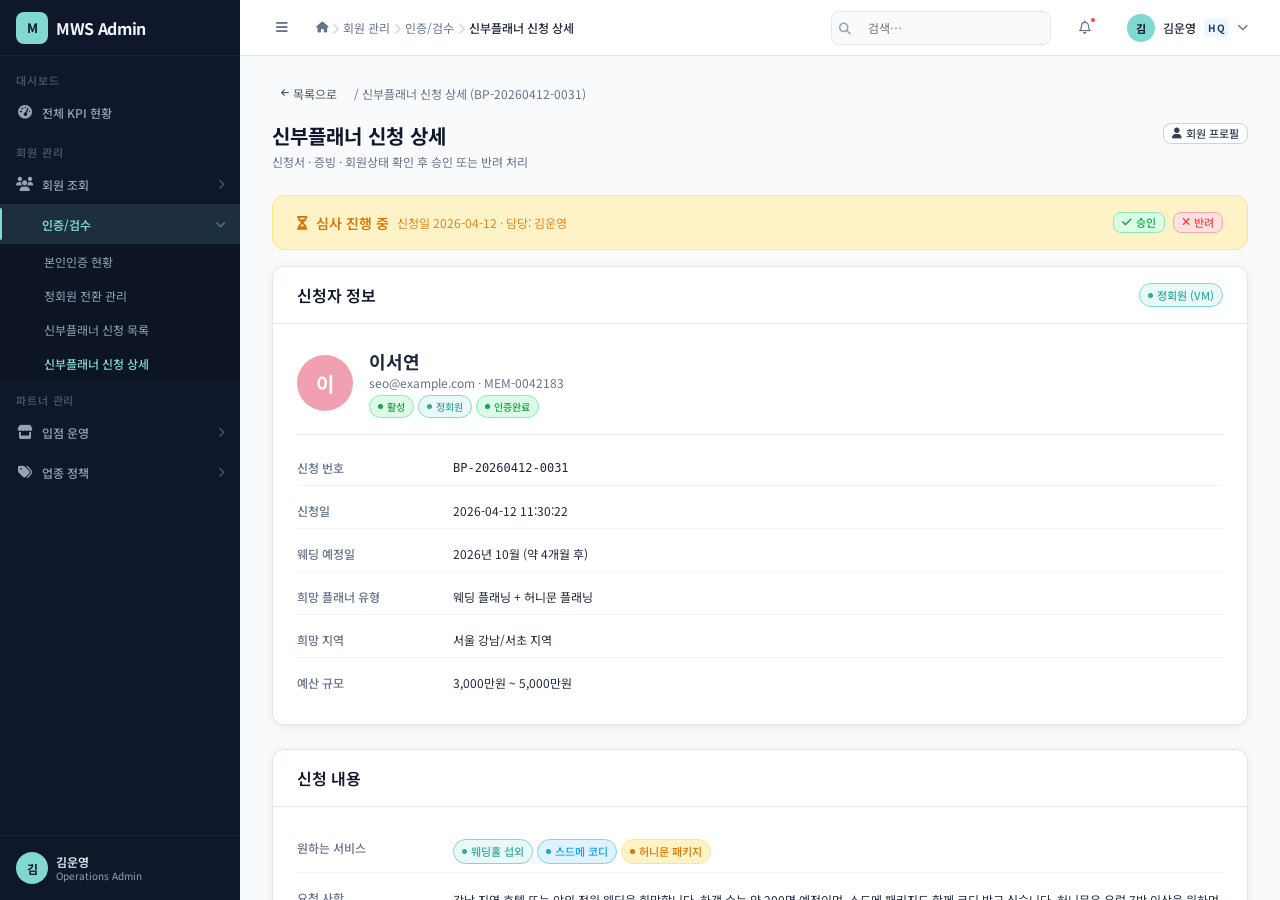
<file: admin/screens/hq-205-bride-planner-detail.html>
<!DOCTYPE html>
<html lang="ko">
<head>
  <meta charset="UTF-8">
  <meta name="viewport" content="width=device-width, initial-scale=1.0">
  <title>신부플래너 신청 상세 — MWS Admin</title>
  <link rel="preconnect" href="https://fonts.googleapis.com">
  <link href="https://fonts.googleapis.com/css2?family=Noto+Sans+KR:wght@300;400;500;600;700;800&display=swap" rel="stylesheet">
  <link rel="stylesheet" href="https://cdn.jsdelivr.net/npm/@fortawesome/fontawesome-free@6.4.0/css/all.min.css">
  <link rel="stylesheet" href="../css/admin-tokens.css">
  <link rel="stylesheet" href="../css/admin-shell.css">
  <link rel="stylesheet" href="../css/admin-layouts.css">
  <link rel="stylesheet" href="../css/admin-datatable.css">
  <link rel="stylesheet" href="../css/admin-widgets.css">
</head>
<body>

<!-- ═══════════════════════════════════════════════════════════
     AdminDetailLayout
     Screen: HQ-205 신부플래너 신청 상세
     Menu: 회원 관리 > 인증/검수 > 신부플래너 신청 상세
     Purpose: 신청서/증빙/회원상태를 확인하고 승인·반려 처리
     Functions: 상세조회, 수정, 승인/반려, 이력확인
════════════════════════════════════════════════════════════ -->
<div class="admin-shell" id="adminShell">

  <div class="admin-sidebar-overlay" aria-hidden="true"></div>

  <!-- SIDEBAR -->
  <aside class="admin-sidebar" role="navigation" aria-label="관리자 메뉴">
    <div class="admin-sidebar-logo">
      <div class="admin-sidebar-logo-icon">M</div>
      <span class="admin-sidebar-logo-text">MWS Admin</span>
    </div>
    <nav class="admin-sidebar-nav">
      <div class="admin-nav-group">
        <span class="admin-nav-group-label">대시보드</span>
        <div class="admin-nav-item" data-href="hq-001-dashboard.html">
          <span class="admin-nav-item-icon"><i class="fa-solid fa-gauge-high"></i></span>
          <span class="admin-nav-item-label">전체 KPI 현황</span>
        </div>
      </div>
      <div class="admin-nav-group">
        <span class="admin-nav-group-label">회원 관리</span>
        <div class="admin-nav-item" data-has-sub>
          <span class="admin-nav-item-icon"><i class="fa-solid fa-users"></i></span>
          <span class="admin-nav-item-label">회원 조회</span>
          <i class="fa-solid fa-chevron-right admin-nav-chevron" style="margin-left:auto;font-size:10px;opacity:0.5;"></i>
        </div>
        <div class="admin-nav-sub">
          <div class="admin-nav-sub-item" data-href="hq-015-member-list.html">전체 회원 목록</div>
          <div class="admin-nav-sub-item" data-href="hq-016-member-detail.html">회원 상세</div>
        </div>
        <div class="admin-nav-item is-active" data-has-sub>
          <span class="admin-nav-item-icon"><i class="fa-solid fa-shield-check"></i></span>
          <span class="admin-nav-item-label">인증/검수</span>
          <i class="fa-solid fa-chevron-right admin-nav-chevron" style="margin-left:auto;font-size:10px;opacity:0.5;transform:rotate(90deg);transition:0.2s;"></i>
        </div>
        <div class="admin-nav-sub is-open">
          <div class="admin-nav-sub-item">본인인증 현황</div>
          <div class="admin-nav-sub-item">정회원 전환 관리</div>
          <div class="admin-nav-sub-item">신부플래너 신청 목록</div>
          <div class="admin-nav-sub-item is-active" data-href="hq-205-bride-planner-detail.html">신부플래너 신청 상세</div>
        </div>
      </div>
      <div class="admin-nav-group">
        <span class="admin-nav-group-label">파트너 관리</span>
        <div class="admin-nav-item" data-has-sub>
          <span class="admin-nav-item-icon"><i class="fa-solid fa-store"></i></span>
          <span class="admin-nav-item-label">입점 운영</span>
          <i class="fa-solid fa-chevron-right admin-nav-chevron" style="margin-left:auto;font-size:10px;opacity:0.5;"></i>
        </div>
        <div class="admin-nav-sub">
          <div class="admin-nav-sub-item" data-href="hq-036-store-apply-detail.html">입점 신청 상세</div>
        </div>
        <div class="admin-nav-item" data-has-sub>
          <span class="admin-nav-item-icon"><i class="fa-solid fa-tags"></i></span>
          <span class="admin-nav-item-label">업종 정책</span>
          <i class="fa-solid fa-chevron-right admin-nav-chevron" style="margin-left:auto;font-size:10px;opacity:0.5;"></i>
        </div>
        <div class="admin-nav-sub">
          <div class="admin-nav-sub-item" data-href="hq-040-business-code.html">업종코드 관리</div>
        </div>
      </div>
    </nav>
    <div class="admin-sidebar-footer">
      <div class="admin-sidebar-user">
        <div class="admin-sidebar-avatar">김</div>
        <div class="admin-sidebar-user-info">
          <div class="admin-sidebar-user-name">김운영</div>
          <div class="admin-sidebar-user-role">Operations Admin</div>
        </div>
      </div>
    </div>
  </aside>

  <!-- MAIN -->
  <div class="admin-main">

    <!-- HEADER -->
    <header class="admin-header">
      <button class="admin-header-toggle" aria-label="사이드바 토글">
        <i class="fa-solid fa-bars"></i>
      </button>
      <nav class="admin-header-breadcrumb" aria-label="현재 위치">
        <div class="admin-breadcrumb-item"><i class="fa-solid fa-house admin-text-muted admin-text-xs"></i></div>
        <span class="admin-breadcrumb-sep"><i class="fa-solid fa-chevron-right"></i></span>
        <div class="admin-breadcrumb-item">회원 관리</div>
        <span class="admin-breadcrumb-sep"><i class="fa-solid fa-chevron-right"></i></span>
        <div class="admin-breadcrumb-item">인증/검수</div>
        <span class="admin-breadcrumb-sep"><i class="fa-solid fa-chevron-right"></i></span>
        <div class="admin-breadcrumb-item">신부플래너 신청 상세</div>
      </nav>
      <div class="admin-header-search">
        <span class="admin-header-search-icon"><i class="fa-solid fa-magnifying-glass"></i></span>
        <input class="admin-header-search-input" type="search" placeholder="검색…" aria-label="검색">
      </div>
      <div class="admin-header-actions">
        <button class="admin-header-action-btn" aria-label="알림">
          <i class="fa-regular fa-bell"></i>
          <span class="admin-header-notif-dot"></span>
        </button>
      </div>
      <div class="admin-header-user" role="button" tabindex="0">
        <div class="admin-header-avatar">김</div>
        <span class="admin-header-user-name">김운영</span>
        <span class="admin-role-badge role-hq">HQ</span>
        <i class="fa-solid fa-chevron-down admin-text-xs admin-text-muted"></i>
      </div>
    </header>

    <!-- CONTENT -->
    <main class="admin-content">
      <div class="admin-container admin-container-md">

        <!-- Back Bar -->
        <div class="admin-back-bar">
          <button class="admin-back-btn" onclick="history.back()">
            <i class="fa-solid fa-arrow-left fa-xs"></i> 목록으로
          </button>
          <span class="admin-text-muted admin-text-sm">/ 신부플래너 신청 상세 (BP-20260412-0031)</span>
        </div>

        <div class="admin-page-header">
          <div class="admin-page-title-group">
            <h1 class="admin-page-title">신부플래너 신청 상세</h1>
            <p class="admin-page-subtitle">신청서 · 증빙 · 회원상태 확인 후 승인 또는 반려 처리</p>
          </div>
          <div class="admin-page-actions">
            <a href="hq-016-member-detail.html" class="admin-btn admin-btn-secondary admin-btn-sm">
              <i class="fa-solid fa-user"></i> 회원 프로필
            </a>
          </div>
        </div>

        <!-- Status Banner -->
        <div class="admin-status-banner banner-review" id="statusBanner">
          <div class="admin-status-banner-info">
            <i class="fa-solid fa-hourglass-half"></i>
            <span class="admin-status-banner-title">심사 진행 중</span>
            <span class="admin-status-banner-desc">신청일 2026-04-12 · 담당: 김운영</span>
          </div>
          <div class="admin-status-banner-actions">
            <button class="admin-btn admin-btn-success admin-btn-sm" onclick="MWSAdmin.AdminModal.open('bpApproveModal')">
              <i class="fa-solid fa-check"></i> 승인
            </button>
            <button class="admin-btn admin-btn-danger admin-btn-sm" onclick="MWSAdmin.AdminModal.open('bpRejectModal')">
              <i class="fa-solid fa-xmark"></i> 반려
            </button>
          </div>
        </div>

        <!-- Detail Layout -->
        <div class="admin-detail-layout">

          <!-- MAIN -->
          <div class="admin-detail-main">

            <!-- Applicant Profile -->
            <div class="admin-card">
              <div class="admin-card-header">
                <h2 class="admin-card-title">신청자 정보</h2>
                <span class="admin-status-badge status-completed" style="font-size:var(--font-size-xs);">정회원 (VM)</span>
              </div>
              <div class="admin-card-body">
                <div style="display:flex;align-items:center;gap:var(--spacing-base);margin-bottom:var(--spacing-base);padding-bottom:var(--spacing-base);border-bottom:1px solid var(--admin-divider);">
                  <div style="width:56px;height:56px;border-radius:var(--radius-full);background:var(--color-accent-rose-mid);display:flex;align-items:center;justify-content:center;font-size:var(--font-size-3xl);font-weight:var(--font-weight-bold);color:var(--color-white);">이</div>
                  <div>
                    <div style="font-size:var(--font-size-2xl);font-weight:var(--font-weight-bold);">이서연</div>
                    <div class="admin-text-sm admin-text-muted">seo@example.com · MEM-0042183</div>
                    <div style="display:flex;gap:var(--spacing-xs);margin-top:var(--spacing-xs);">
                      <span class="admin-status-badge status-active" style="font-size:var(--font-size-2xs);">활성</span>
                      <span class="admin-status-badge status-completed" style="font-size:var(--font-size-2xs);">정회원</span>
                      <span class="admin-status-badge status-active" style="font-size:var(--font-size-2xs);">인증완료</span>
                    </div>
                  </div>
                </div>
                <div class="admin-info-group">
                  <div class="admin-info-row">
                    <span class="admin-info-label">신청 번호</span>
                    <span class="admin-info-value" style="font-family:var(--font-family-mono);font-size:var(--font-size-sm);">BP-20260412-0031</span>
                  </div>
                  <div class="admin-info-row">
                    <span class="admin-info-label">신청일</span>
                    <span class="admin-info-value">2026-04-12 11:30:22</span>
                  </div>
                  <div class="admin-info-row">
                    <span class="admin-info-label">웨딩 예정일</span>
                    <span class="admin-info-value">2026년 10월 (약 4개월 후)</span>
                  </div>
                  <div class="admin-info-row">
                    <span class="admin-info-label">희망 플래너 유형</span>
                    <span class="admin-info-value">웨딩 플래닝 + 허니문 플래닝</span>
                  </div>
                  <div class="admin-info-row">
                    <span class="admin-info-label">희망 지역</span>
                    <span class="admin-info-value">서울 강남/서초 지역</span>
                  </div>
                  <div class="admin-info-row">
                    <span class="admin-info-label">예산 규모</span>
                    <span class="admin-info-value">3,000만원 ~ 5,000만원</span>
                  </div>
                </div>
              </div>
            </div>

            <!-- Application Content -->
            <div class="admin-card">
              <div class="admin-card-header">
                <h2 class="admin-card-title">신청 내용</h2>
              </div>
              <div class="admin-card-body">
                <div class="admin-info-group">
                  <div class="admin-info-row">
                    <span class="admin-info-label">원하는 서비스</span>
                    <span class="admin-info-value" style="white-space:normal;">
                      <div style="display:flex;flex-wrap:wrap;gap:var(--spacing-xs);">
                        <span class="admin-status-badge status-completed">웨딩홀 섭외</span>
                        <span class="admin-status-badge status-confirmed">스드메 코디</span>
                        <span class="admin-status-badge status-review">허니문 패키지</span>
                      </div>
                    </span>
                  </div>
                  <div class="admin-info-row">
                    <span class="admin-info-label">요청 사항</span>
                    <span class="admin-info-value" style="white-space:normal;line-height:1.8;">
                      강남 지역 호텔 또는 야외 정원 웨딩을 희망합니다. 하객 수는 약 200명 예정이며, 스드메 패키지도 함께 코디 받고 싶습니다. 허니문은 유럽 7박 이상을 원하며 B2B 도매가로 상담 원합니다.
                    </span>
                  </div>
                </div>
              </div>
            </div>

            <!-- Verification Documents -->
            <div class="admin-card">
              <div class="admin-card-header">
                <h2 class="admin-card-title">제출 증빙</h2>
                <span class="admin-status-badge status-review">검토 중</span>
              </div>
              <div class="admin-card-body">
                <div style="display:flex;flex-direction:column;gap:var(--spacing-sm);">
                  <div style="display:flex;align-items:center;justify-content:space-between;padding:var(--spacing-sm);background:var(--color-neutral-50);border-radius:var(--radius-sm);border:1px solid var(--admin-divider);">
                    <div style="display:flex;align-items:center;gap:var(--spacing-sm);">
                      <i class="fa-solid fa-image" style="color:var(--color-info);font-size:20px;"></i>
                      <div>
                        <div class="admin-text-sm" style="font-weight:var(--font-weight-medium);">본인 인증 사진</div>
                        <div class="admin-text-xs admin-text-muted">selfie_verify.jpg · 1.8MB</div>
                      </div>
                    </div>
                    <div style="display:flex;gap:var(--spacing-xs);">
                      <span class="admin-status-badge status-active" style="font-size:var(--font-size-2xs);">확인</span>
                      <button class="admin-btn admin-btn-ghost admin-btn-sm"><i class="fa-solid fa-eye"></i> 보기</button>
                    </div>
                  </div>
                  <div style="display:flex;align-items:center;justify-content:space-between;padding:var(--spacing-sm);background:var(--color-neutral-50);border-radius:var(--radius-sm);border:1px solid var(--admin-divider);">
                    <div style="display:flex;align-items:center;gap:var(--spacing-sm);">
                      <i class="fa-solid fa-file-pdf" style="color:var(--color-error);font-size:20px;"></i>
                      <div>
                        <div class="admin-text-sm" style="font-weight:var(--font-weight-medium);">예비부부 확인 서류</div>
                        <div class="admin-text-xs admin-text-muted">couple_cert.pdf · 0.6MB</div>
                      </div>
                    </div>
                    <div style="display:flex;gap:var(--spacing-xs);">
                      <span class="admin-status-badge status-review" style="font-size:var(--font-size-2xs);">검토 중</span>
                      <button class="admin-btn admin-btn-ghost admin-btn-sm"><i class="fa-solid fa-download"></i></button>
                    </div>
                  </div>
                </div>
              </div>
            </div>

            <!-- Admin Review Note -->
            <div class="admin-card">
              <div class="admin-card-header">
                <h2 class="admin-card-title">심사 의견</h2>
              </div>
              <div class="admin-card-body">
                <div class="admin-form-field">
                  <label class="admin-form-label" for="reviewComment">심사 의견 입력</label>
                  <textarea class="admin-form-textarea" id="reviewComment" rows="4"
                    placeholder="심사 의견을 입력하세요. 승인/반려 시 신청자에게 전달됩니다."></textarea>
                </div>
                <div style="margin-top:var(--spacing-sm);display:flex;gap:var(--spacing-sm);">
                  <button class="admin-btn admin-btn-secondary admin-btn-sm" onclick="saveComment()">
                    <i class="fa-solid fa-save"></i> 의견 저장
                  </button>
                </div>
              </div>
            </div>

          </div>
          <!-- END Main -->

          <!-- SIDE -->
          <div class="admin-detail-side">

            <!-- Action Card -->
            <div class="admin-card" style="border:2px solid var(--color-warning-border);">
              <div class="admin-card-header" style="background:var(--color-warning-light);">
                <h2 class="admin-card-title" style="font-size:var(--font-size-base);color:var(--color-warning);">
                  <i class="fa-solid fa-clock"></i> 심사 결정 필요
                </h2>
              </div>
              <div class="admin-card-body">
                <p class="admin-text-sm admin-text-muted" style="margin-bottom:var(--spacing-base);">
                  신청 후 <strong style="color:var(--color-warning);">54시간</strong> 경과.<br>
                  5영업일 이내 처리를 권장합니다.
                </p>
                <div style="display:flex;flex-direction:column;gap:var(--spacing-xs);">
                  <button class="admin-btn admin-btn-success" style="width:100%;"
                    onclick="MWSAdmin.AdminModal.open('bpApproveModal')">
                    <i class="fa-solid fa-check"></i> 승인 처리
                  </button>
                  <button class="admin-btn admin-btn-danger" style="width:100%;background:transparent;"
                    onclick="MWSAdmin.AdminModal.open('bpRejectModal')">
                    <i class="fa-solid fa-xmark"></i> 반려 처리
                  </button>
                  <button class="admin-btn admin-btn-ghost" style="width:100%;">
                    <i class="fa-solid fa-arrow-right-arrow-left"></i> 담당자 재배정
                  </button>
                </div>
              </div>
            </div>

            <!-- Member Summary -->
            <div class="admin-card">
              <div class="admin-card-header">
                <h2 class="admin-card-title" style="font-size:var(--font-size-base);">회원 현황</h2>
              </div>
              <div class="admin-card-body">
                <div style="display:flex;flex-direction:column;gap:var(--spacing-sm);">
                  <div style="display:flex;justify-content:space-between;align-items:center;">
                    <span class="admin-text-sm admin-text-muted">회원 상태</span>
                    <span class="admin-status-badge status-active" style="font-size:var(--font-size-2xs);">활성</span>
                  </div>
                  <div style="display:flex;justify-content:space-between;align-items:center;">
                    <span class="admin-text-sm admin-text-muted">회원구분</span>
                    <span class="admin-status-badge status-completed" style="font-size:var(--font-size-2xs);">정회원</span>
                  </div>
                  <div style="display:flex;justify-content:space-between;align-items:center;">
                    <span class="admin-text-sm admin-text-muted">인증상태</span>
                    <span class="admin-status-badge status-active" style="font-size:var(--font-size-2xs);">인증완료</span>
                  </div>
                  <div style="display:flex;justify-content:space-between;align-items:center;">
                    <span class="admin-text-sm admin-text-muted">후기작성권한</span>
                    <span style="color:var(--color-success);font-size:var(--font-size-xs);font-weight:var(--font-weight-medium);">가능</span>
                  </div>
                  <div style="display:flex;justify-content:space-between;align-items:center;">
                    <span class="admin-text-sm admin-text-muted">예약 이력</span>
                    <span class="admin-text-sm admin-text-bold">3건</span>
                  </div>
                  <div style="display:flex;justify-content:space-between;align-items:center;">
                    <span class="admin-text-sm admin-text-muted">신고 횟수</span>
                    <span class="admin-text-sm" style="color:var(--color-success);">0건</span>
                  </div>
                </div>
                <div style="margin-top:var(--spacing-sm);padding-top:var(--spacing-sm);border-top:1px solid var(--admin-divider);">
                  <a href="hq-016-member-detail.html" class="admin-btn admin-btn-ghost admin-btn-sm" style="width:100%;justify-content:center;">
                    회원 상세 보기 <i class="fa-solid fa-arrow-right fa-xs"></i>
                  </a>
                </div>
              </div>
            </div>

            <!-- Processing History -->
            <div class="admin-card">
              <div class="admin-card-header">
                <h2 class="admin-card-title" style="font-size:var(--font-size-base);">처리 이력</h2>
              </div>
              <div class="admin-card-body">
                <div class="admin-timeline">
                  <div class="admin-timeline-item">
                    <div class="admin-timeline-dot" style="background:var(--color-info);"></div>
                    <div class="admin-timeline-body">
                      <div class="admin-timeline-action">심사 담당 배정</div>
                      <div class="admin-timeline-meta">2026-04-12 11:35 · 김운영 자동 배정</div>
                    </div>
                  </div>
                  <div class="admin-timeline-item">
                    <div class="admin-timeline-dot"></div>
                    <div class="admin-timeline-body">
                      <div class="admin-timeline-action">신청서 접수</div>
                      <div class="admin-timeline-meta">2026-04-12 11:30 · 회원 직접 신청</div>
                    </div>
                  </div>
                </div>
              </div>
            </div>

          </div>
          <!-- END Side -->

        </div>
        <!-- END Detail Layout -->

      </div>
    </main>
  </div>
</div>

<!-- Approve Modal -->
<div class="admin-modal-overlay" id="bpApproveModal" style="display:none;" role="dialog" aria-modal="true" aria-labelledby="bpApproveTitle">
  <div class="admin-modal">
    <div class="admin-modal-header">
      <h2 class="admin-modal-title" id="bpApproveTitle">신부플래너 신청 승인</h2>
      <button class="admin-btn admin-btn-ghost admin-btn-sm" onclick="MWSAdmin.AdminModal.close('bpApproveModal')" aria-label="닫기">
        <i class="fa-solid fa-xmark"></i>
      </button>
    </div>
    <div class="admin-modal-body">
      <p class="admin-text-sm" style="margin-bottom:var(--spacing-base);">
        <strong>이서연</strong> 회원의 신부플래너 신청을 승인합니다.<br>
        승인 시 신부플래너(BP) 혜택이 부여되고 알림이 발송됩니다.
      </p>
      <div class="admin-form-field">
        <label class="admin-form-label" for="bpApproveNote">승인 메시지 (선택)</label>
        <textarea class="admin-form-textarea" id="bpApproveNote" rows="3"
          placeholder="회원에게 전달할 메시지를 입력하세요…"></textarea>
      </div>
    </div>
    <div class="admin-modal-footer">
      <button class="admin-btn admin-btn-secondary" onclick="MWSAdmin.AdminModal.close('bpApproveModal')">취소</button>
      <button class="admin-btn admin-btn-success" onclick="processBpApprove()">
        <i class="fa-solid fa-check"></i> 승인 확정
      </button>
    </div>
  </div>
</div>

<!-- Reject Modal -->
<div class="admin-modal-overlay" id="bpRejectModal" style="display:none;" role="dialog" aria-modal="true" aria-labelledby="bpRejectTitle">
  <div class="admin-modal">
    <div class="admin-modal-header">
      <h2 class="admin-modal-title" id="bpRejectTitle">신부플래너 신청 반려</h2>
      <button class="admin-btn admin-btn-ghost admin-btn-sm" onclick="MWSAdmin.AdminModal.close('bpRejectModal')" aria-label="닫기">
        <i class="fa-solid fa-xmark"></i>
      </button>
    </div>
    <div class="admin-modal-body">
      <div class="admin-form-field" style="margin-bottom:var(--spacing-sm);">
        <label class="admin-form-label" for="bpRejectReason">반려 사유 <span class="req">*</span></label>
        <select class="admin-form-select" id="bpRejectReason">
          <option value="">사유 선택</option>
          <option>서류 미비</option>
          <option>인증 미완료</option>
          <option>중복 신청</option>
          <option>자격 미달 (정회원 아님)</option>
          <option>기타</option>
        </select>
      </div>
      <div class="admin-form-field">
        <label class="admin-form-label" for="bpRejectNote">반려 상세 <span class="req">*</span></label>
        <textarea class="admin-form-textarea" id="bpRejectNote" rows="3"
          placeholder="반려 상세 내용을 입력하세요…"></textarea>
      </div>
    </div>
    <div class="admin-modal-footer">
      <button class="admin-btn admin-btn-secondary" onclick="MWSAdmin.AdminModal.close('bpRejectModal')">취소</button>
      <button class="admin-btn admin-btn-danger" onclick="processBpReject()">
        <i class="fa-solid fa-xmark"></i> 반려 처리
      </button>
    </div>
  </div>
</div>

<div class="admin-toast-container" role="status" aria-live="polite"></div>
<script src="../js/admin-shell.js"></script>
<script>
  function processBpApprove() {
    MWSAdmin.AdminModal.close('bpApproveModal');
    MWSAdmin.AdminToast.show('신부플래너 신청이 승인되었습니다. 회원에게 혜택이 부여되었습니다.', 'success');
    const banner = document.getElementById('statusBanner');
    if (banner) {
      banner.className = 'admin-status-banner banner-active';
      banner.querySelector('.admin-status-banner-title').textContent = '승인 완료';
      banner.querySelector('.admin-status-banner-desc').textContent = '신부플래너(BP) 혜택 부여 완료';
      banner.querySelector('.admin-status-banner-actions').innerHTML = '<span class="admin-text-sm" style="color:var(--color-success);">처리 완료</span>';
    }
  }

  function processBpReject() {
    MWSAdmin.AdminModal.close('bpRejectModal');
    MWSAdmin.AdminToast.show('신부플래너 신청이 반려되었습니다.', 'error');
    const banner = document.getElementById('statusBanner');
    if (banner) {
      banner.className = 'admin-status-banner banner-rejected';
      banner.querySelector('.admin-status-banner-title').textContent = '반려 처리';
      banner.querySelector('.admin-status-banner-desc').textContent = '반려 사유가 회원에게 발송되었습니다.';
      banner.querySelector('.admin-status-banner-actions').innerHTML = '';
    }
  }

  function saveComment() {
    MWSAdmin.AdminToast.show('심사 의견이 저장되었습니다.', 'success');
  }
</script>
</body>
</html>
</file>
<file: admin/css/admin-tokens.css>
/* ============================================================
   MWS Admin Design Token System
   Phase 1 — Shared Token Foundation
   
   RULE: All values come from this file via CSS variables.
   Never hard-code colors, spacing, radii, shadows, or
   typography in screen files. Always use var(--token-name).
   
   Structure:
   1. User-FE shared tokens (re-used verbatim)
   2. Admin-only extension tokens (admin-specific)
   3. Semantic role tokens (status, KPI accent colors)
   ============================================================ */

:root {

  /* ──────────────────────────────────────────────────────────
     SHARED USER-FE TOKENS (verbatim from Design Token Master)
     ────────────────────────────────────────────────────────── */

  /* Brand */
  --color-brand-primary:       #81D8D0;
  --color-brand-primary-dark:  #5ec4bb;
  --color-brand-primary-light: #e8f9f8;
  --color-brand-secondary:     #FFB3A7;
  --color-brand-secondary-dark:#e89080;
  --color-brand-secondary-light:#fff5f3;

  /* Accent */
  --color-accent-mint:         #81D8D0;
  --color-accent-mint-dark:    #5ec4bb;
  --color-accent-mint-mid:     #6dcec5;
  --color-accent-mint-light:   #e8f9f8;
  --color-accent-mint-pale:    #f2fbfa;
  --color-accent-mint-deep:    #3aa8a0;
  --color-accent-teal:         #0D9488;
  --color-accent-teal-light:   #F0FDFA;
  --color-accent-teal-dark:    #0F766E;
  --color-accent-warm:         #f59e0b;
  --color-accent-warm-dark:    #D97706;
  --color-accent-warm-light:   #FEF3C7;
  --color-accent-coral:        #FFB3A7;
  --color-accent-coral-light:  #fff5f3;
  --color-accent-purple:       #7C3AED;
  --color-accent-purple-light: #F3E8FF;
  --color-accent-rose:         #E88FA0;
  --color-accent-rose-deep:    #BE185D;
  --color-accent-rose-mid:     #f0a0b0;

  /* Semantic status */
  --color-success:             #16A34A;
  --color-success-light:       #DCFCE7;
  --color-success-border:      #86EFAC;
  --color-warning:             #D97706;
  --color-warning-light:       #FEF3C7;
  --color-warning-border:      #FDE68A;
  --color-error:               #EF4444;
  --color-error-light:         #FEE2E2;
  --color-error-border:        #FCA5A5;
  --color-info:                #0EA5E9;
  --color-info-light:          #E0F2FE;
  --color-info-border:         #7DD3FC;

  /* Neutral scale */
  --color-neutral-50:          #F8FAFC;
  --color-neutral-100:         #F1F5F9;
  --color-neutral-200:         #E2E8F0;
  --color-neutral-300:         #CBD5E1;
  --color-neutral-400:         #94A3B8;
  --color-neutral-500:         #64748B;
  --color-neutral-600:         #475569;
  --color-neutral-700:         #334155;
  --color-neutral-800:         #1E293B;
  --color-neutral-900:         #0F172A;
  --color-white:               #FFFFFF;
  --color-ivory:               #FAFAF8;

  /* Overlay */
  --color-overlay-modal:       rgba(0, 0, 0, 0.5);
  --color-overlay-light:       rgba(0, 0, 0, 0.2);

  /* Typography */
  --font-family-base:          'Noto Sans KR', sans-serif;
  --font-family-display:       'Noto Serif KR', serif;
  --font-family-mono:          'Fira Code', monospace;

  --font-size-2xs:  10px;
  --font-size-xs:   11px;
  --font-size-sm:   12px;
  --font-size-md:   13px;
  --font-size-base: 14px;
  --font-size-lg:   15px;
  --font-size-xl:   16px;
  --font-size-2xl:  18px;
  --font-size-3xl:  20px;
  --font-size-4xl:  24px;
  --font-size-5xl:  30px;
  --font-size-6xl:  40px;

  --font-weight-light:     300;
  --font-weight-regular:   400;
  --font-weight-medium:    500;
  --font-weight-semibold:  600;
  --font-weight-bold:      700;
  --font-weight-extrabold: 800;

  /* Spacing (8pt grid) */
  --spacing-0:    0px;
  --spacing-xs:   4px;
  --spacing-sm:   8px;
  --spacing-md:   12px;
  --spacing-base: 16px;
  --spacing-lg:   24px;
  --spacing-xl:   32px;
  --spacing-2xl:  48px;
  --spacing-3xl:  64px;
  --spacing-4xl:  80px;
  --spacing-5xl:  96px;
  --spacing-6xl:  120px;

  /* Radius */
  --radius-none: 0px;
  --radius-xs:   4px;
  --radius-sm:   8px;
  --radius-md:   12px;
  --radius-lg:   16px;
  --radius-xl:   24px;
  --radius-2xl:  32px;
  --radius-full: 9999px;

  /* Shadows */
  --shadow-card:       0 2px 8px rgba(0, 0, 0, 0.07);
  --shadow-card-hover: 0 8px 24px rgba(129, 216, 208, 0.20), 0 2px 8px rgba(0, 0, 0, 0.06);
  --shadow-popover:    0 8px 24px rgba(0, 0, 0, 0.12);
  --shadow-modal:      0 20px 60px rgba(0, 0, 0, 0.20);
  --shadow-toast:      0 4px 16px rgba(0, 0, 0, 0.10);
  --shadow-sm:         0 2px 8px rgba(0, 0, 0, 0.07);

  /* Motion */
  --motion-fast:    100ms;
  --motion-base:    200ms;
  --motion-slow:    350ms;
  --ease-standard:  cubic-bezier(0.4, 0, 0.2, 1);
  --ease-decel:     cubic-bezier(0, 0, 0.2, 1);
  --ease-accel:     cubic-bezier(0.4, 0, 1, 1);
  --transition:     all 0.22s cubic-bezier(0.4, 0, 0.2, 1);

  /* ──────────────────────────────────────────────────────────
     ADMIN-ONLY EXTENSION TOKENS
     (containerAdmin · adminColor · z-index stack)
     ────────────────────────────────────────────────────────── */

  /* Admin container widths */
  --container-admin-lg:  1440px;  /* dashboards, list pages */
  --container-admin-md:  1280px;  /* detail, form pages */
  --container-admin-sm:  1080px;  /* wizard / narrow form */

  /* Admin shell dimensions */
  --admin-sidebar-width:       240px;
  --admin-sidebar-collapsed:   64px;
  --admin-header-height:       56px;
  --admin-sticky-footer-height: 64px;

  /* Admin z-index stack */
  --z-admin-base:          1;
  --z-admin-sticky-footer: 80;
  --z-admin-sidebar:       90;
  --z-admin-header:        100;
  --z-admin-modal:         200;
  --z-admin-toast:         300;

  /* Admin sidebar colors */
  --admin-sidebar-bg:             #0F172A;   /* neutral-900 */
  --admin-sidebar-text:           #94A3B8;   /* neutral-400 */
  --admin-sidebar-text-active:    #81D8D0;   /* brand-primary */
  --admin-sidebar-text-hover:     #E2E8F0;   /* neutral-200 */
  --admin-sidebar-item-hover-bg:  rgba(129, 216, 208, 0.08);
  --admin-sidebar-item-active-bg: rgba(129, 216, 208, 0.12);
  --admin-sidebar-active-bar:     #81D8D0;   /* brand-primary, 2px left border */
  --admin-sidebar-group-text:     #475569;   /* neutral-600 */
  --admin-sidebar-border:         rgba(255, 255, 255, 0.06);
  --admin-sidebar-logo-text:      #F1F5F9;   /* neutral-100 */

  /* Admin header colors */
  --admin-header-bg:              #FFFFFF;
  --admin-header-border:          var(--color-neutral-200);
  --admin-header-text:            var(--color-neutral-800);
  --admin-header-breadcrumb:      var(--color-neutral-500);
  --admin-header-icon:            var(--color-neutral-500);
  --admin-header-icon-hover:      var(--color-neutral-800);

  /* Admin surface colors */
  --admin-page-bg:          var(--color-neutral-50);
  --admin-card-bg:          var(--color-white);
  --admin-card-border:      var(--color-neutral-200);
  --admin-card-radius:      var(--radius-md);
  --admin-card-shadow:      var(--shadow-card);
  --admin-card-padding:     var(--spacing-lg);

  /* Admin section / divider */
  --admin-section-gap:      var(--spacing-lg);
  --admin-divider:          var(--color-neutral-200);

  /* Admin table */
  --admin-table-header-bg:  var(--color-neutral-50);
  --admin-table-header-text:var(--color-neutral-600);
  --admin-table-row-hover:  var(--color-neutral-50);
  --admin-table-border:     var(--color-neutral-200);
  --admin-table-selected:   var(--color-brand-primary-light);

  /* ──────────────────────────────────────────────────────────
     ROLE COLOR TOKENS  (HQ / PT / SC / MY)
     ────────────────────────────────────────────────────────── */
  --role-hq-color:   #1E3A5F;   /* deep navy  */
  --role-hq-light:   #EFF6FF;
  --role-pt-color:   #D97706;   /* amber      */
  --role-pt-light:   #FEF3C7;
  --role-sc-color:   #0D9488;   /* teal       */
  --role-sc-light:   #F0FDFA;
  --role-my-color:   #475569;   /* slate      */
  --role-my-light:   #F1F5F9;

  /* ──────────────────────────────────────────────────────────
     STATUS BADGE TOKENS  (operational record statuses)
     ────────────────────────────────────────────────────────── */
  --status-active-bg:      var(--color-success-light);
  --status-active-text:    var(--color-success);
  --status-active-border:  var(--color-success-border);

  --status-draft-bg:       var(--color-neutral-100);
  --status-draft-text:     var(--color-neutral-600);
  --status-draft-border:   var(--color-neutral-300);

  --status-review-bg:      var(--color-warning-light);
  --status-review-text:    var(--color-warning);
  --status-review-border:  var(--color-warning-border);

  --status-rejected-bg:    var(--color-error-light);
  --status-rejected-text:  var(--color-error);
  --status-rejected-border:var(--color-error-border);

  --status-confirmed-bg:   var(--color-info-light);
  --status-confirmed-text: var(--color-info);
  --status-confirmed-border:var(--color-info-border);

  --status-cancelled-bg:   var(--color-neutral-100);
  --status-cancelled-text: var(--color-neutral-500);
  --status-cancelled-border:var(--color-neutral-300);

  --status-completed-bg:   var(--color-brand-primary-light);
  --status-completed-text: var(--color-accent-mint-deep);
  --status-completed-border:var(--color-brand-primary);

  /* ──────────────────────────────────────────────────────────
     KPI ACCENT COLOR TOKENS
     ────────────────────────────────────────────────────────── */
  --kpi-revenue-color:   #0D9488;   /* teal  */
  --kpi-revenue-bg:      #F0FDFA;
  --kpi-users-color:     #7C3AED;   /* purple */
  --kpi-users-bg:        #F3E8FF;
  --kpi-partners-color:  #D97706;   /* warm  */
  --kpi-partners-bg:     #FEF3C7;
  --kpi-orders-color:    #0EA5E9;   /* info  */
  --kpi-orders-bg:       #E0F2FE;
  --kpi-reviews-color:   #E88FA0;   /* rose  */
  --kpi-reviews-bg:      #FFF0F3;
  --kpi-content-color:   #16A34A;   /* success */
  --kpi-content-bg:      #DCFCE7;

  /* ──────────────────────────────────────────────────────────
     BREAKPOINT REFERENCE TOKENS
     (cannot be used in @media conditions — reference only)
     ────────────────────────────────────────────────────────── */
  --bp-mobile-max:         767px;
  --bp-tablet-min:         768px;
  --bp-tablet-max:         1023px;
  --bp-desktop-min:        1024px;
  --bp-desktop-max:        1439px;
  --bp-large-desktop-min:  1440px;
}
</file>
<file: admin/css/admin-shell.css>
/* ============================================================
   MWS Admin Shell — Core Layout System
   Phase 1 Foundation
   
   Defines the persistent admin frame:
   • .admin-shell          — outermost wrapper
   • .admin-sidebar        — left navigation (240px / 64px collapsed)
   • .admin-main           — right content area
   • .admin-header         — top bar (56px sticky)
   • .admin-content        — scrollable page body
   • .admin-container-*    — width-constrained inner wrappers
   
   All values use var(--token) — no hard-coded values.
   ============================================================ */

/* ── Reset & Base ──────────────────────────────────────────── */
*, *::before, *::after {
  box-sizing: border-box;
  margin: 0;
  padding: 0;
}

html, body {
  height: 100%;
  font-family: var(--font-family-base);
  font-size: var(--font-size-base);
  color: var(--color-neutral-800);
  background-color: var(--admin-page-bg);
  -webkit-font-smoothing: antialiased;
  -moz-osx-font-smoothing: grayscale;
}

a {
  color: inherit;
  text-decoration: none;
}

button {
  font-family: inherit;
  cursor: pointer;
  border: none;
  background: none;
}

ul, ol { list-style: none; }

img { max-width: 100%; display: block; }

/* ── Admin Shell Frame ────────────────────────────────────── */
.admin-shell {
  display: flex;
  height: 100vh;
  overflow: hidden;
  background-color: var(--admin-page-bg);
}

/* ── Sidebar ──────────────────────────────────────────────── */
.admin-sidebar {
  width: var(--admin-sidebar-width);
  min-height: 100vh;
  background-color: var(--admin-sidebar-bg);
  display: flex;
  flex-direction: column;
  flex-shrink: 0;
  position: fixed;
  top: 0;
  left: 0;
  bottom: 0;
  z-index: var(--z-admin-sidebar);
  transition: width var(--motion-base) var(--ease-standard),
              transform var(--motion-slow) var(--ease-standard);
  overflow: hidden;
}

.admin-shell.sidebar-collapsed .admin-sidebar {
  width: var(--admin-sidebar-collapsed);
}

/* Sidebar: logo area */
.admin-sidebar-logo {
  display: flex;
  align-items: center;
  gap: var(--spacing-sm);
  padding: 0 var(--spacing-base);
  height: var(--admin-header-height);
  border-bottom: 1px solid var(--admin-sidebar-border);
  flex-shrink: 0;
  overflow: hidden;
  white-space: nowrap;
}

.admin-sidebar-logo-icon {
  width: 32px;
  height: 32px;
  border-radius: var(--radius-sm);
  background: var(--color-brand-primary);
  display: flex;
  align-items: center;
  justify-content: center;
  flex-shrink: 0;
  font-size: var(--font-size-md);
  font-weight: var(--font-weight-bold);
  color: var(--color-neutral-900);
}

.admin-sidebar-logo-text {
  font-size: var(--font-size-xl);
  font-weight: var(--font-weight-bold);
  color: var(--admin-sidebar-logo-text);
  letter-spacing: -0.02em;
  line-height: 1;
  opacity: 1;
  transition: opacity var(--motion-base) var(--ease-standard);
}

.admin-shell.sidebar-collapsed .admin-sidebar-logo-text {
  opacity: 0;
  pointer-events: none;
}

/* Sidebar: nav scroll area */
.admin-sidebar-nav {
  flex: 1;
  overflow-y: auto;
  overflow-x: hidden;
  padding: var(--spacing-sm) 0;
  scrollbar-width: thin;
  scrollbar-color: rgba(255,255,255,0.1) transparent;
}

.admin-sidebar-nav::-webkit-scrollbar {
  width: 4px;
}
.admin-sidebar-nav::-webkit-scrollbar-thumb {
  background: rgba(255,255,255,0.1);
  border-radius: var(--radius-full);
}

/* Sidebar: group label */
.admin-nav-group {
  margin-bottom: var(--spacing-xs);
}

.admin-nav-group-label {
  display: flex;
  align-items: center;
  padding: var(--spacing-sm) var(--spacing-base) var(--spacing-xs);
  font-size: var(--font-size-xs);
  font-weight: var(--font-weight-semibold);
  color: var(--admin-sidebar-group-text);
  letter-spacing: 0.08em;
  text-transform: uppercase;
  white-space: nowrap;
  overflow: hidden;
  transition: opacity var(--motion-base) var(--ease-standard);
}

.admin-shell.sidebar-collapsed .admin-nav-group-label {
  opacity: 0;
  height: 0;
  padding: 0;
}

/* Sidebar: nav item */
.admin-nav-item {
  position: relative;
  display: flex;
  align-items: center;
  gap: var(--spacing-sm);
  padding: var(--spacing-sm) var(--spacing-base);
  min-height: 40px;
  font-size: var(--font-size-sm);
  font-weight: var(--font-weight-medium);
  color: var(--admin-sidebar-text);
  white-space: nowrap;
  cursor: pointer;
  border-radius: 0;
  transition: background-color var(--motion-fast) var(--ease-standard),
              color var(--motion-fast) var(--ease-standard);
  overflow: hidden;
}

.admin-nav-item:hover {
  background-color: var(--admin-sidebar-item-hover-bg);
  color: var(--admin-sidebar-text-hover);
}

.admin-nav-item.is-active {
  background-color: var(--admin-sidebar-item-active-bg);
  color: var(--admin-sidebar-text-active);
  font-weight: var(--font-weight-semibold);
}

.admin-nav-item.is-active::before {
  content: '';
  position: absolute;
  left: 0;
  top: 4px;
  bottom: 4px;
  width: 2px;
  background-color: var(--admin-sidebar-active-bar);
  border-radius: 0 var(--radius-xs) var(--radius-xs) 0;
}

.admin-nav-item-icon {
  width: 18px;
  height: 18px;
  display: flex;
  align-items: center;
  justify-content: center;
  flex-shrink: 0;
  font-size: var(--font-size-base);
}

.admin-nav-item-label {
  flex: 1;
  overflow: hidden;
  text-overflow: ellipsis;
  opacity: 1;
  transition: opacity var(--motion-base) var(--ease-standard);
}

.admin-shell.sidebar-collapsed .admin-nav-item-label {
  opacity: 0;
  pointer-events: none;
}

.admin-nav-item-badge {
  min-width: 18px;
  height: 18px;
  padding: 0 var(--spacing-xs);
  border-radius: var(--radius-full);
  background-color: var(--color-error);
  color: var(--color-white);
  font-size: var(--font-size-2xs);
  font-weight: var(--font-weight-bold);
  display: flex;
  align-items: center;
  justify-content: center;
  flex-shrink: 0;
  transition: opacity var(--motion-base) var(--ease-standard);
}

.admin-shell.sidebar-collapsed .admin-nav-item-badge {
  opacity: 0;
}

/* Sidebar: sub items (2depth) */
.admin-nav-sub {
  display: none;
  background-color: rgba(0,0,0,0.15);
}

.admin-nav-sub.is-open {
  display: block;
}

.admin-nav-sub-item {
  display: flex;
  align-items: center;
  padding: var(--spacing-xs) var(--spacing-base) var(--spacing-xs) 44px;
  min-height: 34px;
  font-size: var(--font-size-sm);
  color: var(--admin-sidebar-text);
  cursor: pointer;
  white-space: nowrap;
  overflow: hidden;
  transition: color var(--motion-fast) var(--ease-standard);
}

.admin-nav-sub-item:hover {
  color: var(--admin-sidebar-text-hover);
}

.admin-nav-sub-item.is-active {
  color: var(--admin-sidebar-text-active);
  font-weight: var(--font-weight-medium);
}

/* Sidebar collapsed: tooltip trigger */
.admin-shell.sidebar-collapsed .admin-nav-sub {
  display: none !important;
}

/* Sidebar: bottom user profile */
.admin-sidebar-footer {
  padding: var(--spacing-sm) var(--spacing-base);
  border-top: 1px solid var(--admin-sidebar-border);
  flex-shrink: 0;
  overflow: hidden;
}

.admin-sidebar-user {
  display: flex;
  align-items: center;
  gap: var(--spacing-sm);
  padding: var(--spacing-sm) 0;
  cursor: pointer;
  border-radius: var(--radius-sm);
  transition: background-color var(--motion-fast) var(--ease-standard);
  white-space: nowrap;
}

.admin-sidebar-user:hover {
  background-color: var(--admin-sidebar-item-hover-bg);
}

.admin-sidebar-avatar {
  width: 32px;
  height: 32px;
  border-radius: var(--radius-full);
  background-color: var(--color-brand-primary);
  display: flex;
  align-items: center;
  justify-content: center;
  font-size: var(--font-size-sm);
  font-weight: var(--font-weight-bold);
  color: var(--color-neutral-900);
  flex-shrink: 0;
}

.admin-sidebar-user-info {
  flex: 1;
  overflow: hidden;
  opacity: 1;
  transition: opacity var(--motion-base) var(--ease-standard);
}

.admin-shell.sidebar-collapsed .admin-sidebar-user-info {
  opacity: 0;
}

.admin-sidebar-user-name {
  font-size: var(--font-size-sm);
  font-weight: var(--font-weight-semibold);
  color: var(--admin-sidebar-text-hover);
  line-height: 1.3;
}

.admin-sidebar-user-role {
  font-size: var(--font-size-2xs);
  color: var(--admin-sidebar-text);
  line-height: 1.3;
}

/* ── Main Area (right of sidebar) ───────────────────────────── */
.admin-main {
  flex: 1;
  display: flex;
  flex-direction: column;
  min-height: 100vh;
  margin-left: var(--admin-sidebar-width);
  transition: margin-left var(--motion-base) var(--ease-standard);
  overflow: hidden;
}

.admin-shell.sidebar-collapsed .admin-main {
  margin-left: var(--admin-sidebar-collapsed);
}

/* ── Header ─────────────────────────────────────────────────── */
.admin-header {
  position: sticky;
  top: 0;
  z-index: var(--z-admin-header);
  height: var(--admin-header-height);
  background-color: var(--admin-header-bg);
  border-bottom: 1px solid var(--admin-header-border);
  display: flex;
  align-items: center;
  padding: 0 var(--spacing-lg);
  gap: var(--spacing-base);
  flex-shrink: 0;
}

/* Header: sidebar toggle */
.admin-header-toggle {
  width: 36px;
  height: 36px;
  border-radius: var(--radius-sm);
  display: flex;
  align-items: center;
  justify-content: center;
  color: var(--admin-header-icon);
  flex-shrink: 0;
  transition: background-color var(--motion-fast) var(--ease-standard),
              color var(--motion-fast) var(--ease-standard);
}

.admin-header-toggle:hover {
  background-color: var(--color-neutral-100);
  color: var(--admin-header-icon-hover);
}

/* Header: breadcrumb */
.admin-header-breadcrumb {
  flex: 1;
  display: flex;
  align-items: center;
  gap: var(--spacing-xs);
  font-size: var(--font-size-sm);
  color: var(--admin-header-breadcrumb);
  overflow: hidden;
  white-space: nowrap;
}

.admin-breadcrumb-item {
  display: flex;
  align-items: center;
  gap: var(--spacing-xs);
}

.admin-breadcrumb-item:last-child {
  color: var(--color-neutral-800);
  font-weight: var(--font-weight-medium);
}

.admin-breadcrumb-sep {
  color: var(--color-neutral-300);
  font-size: var(--font-size-xs);
}

/* Header: search */
.admin-header-search {
  position: relative;
  display: flex;
  align-items: center;
}

.admin-header-search-input {
  height: 34px;
  width: 220px;
  padding: 0 var(--spacing-base) 0 36px;
  border: 1px solid var(--color-neutral-200);
  border-radius: var(--radius-sm);
  font-family: var(--font-family-base);
  font-size: var(--font-size-sm);
  color: var(--color-neutral-800);
  background-color: var(--color-neutral-50);
  transition: border-color var(--motion-fast) var(--ease-standard),
              box-shadow var(--motion-fast) var(--ease-standard);
  outline: none;
}

.admin-header-search-input:focus {
  border-color: var(--color-brand-primary);
  box-shadow: 0 0 0 3px rgba(129, 216, 208, 0.15);
  background-color: var(--color-white);
}

.admin-header-search-icon {
  position: absolute;
  left: var(--spacing-sm);
  color: var(--color-neutral-400);
  font-size: var(--font-size-sm);
  pointer-events: none;
}

/* Header: action icons */
.admin-header-actions {
  display: flex;
  align-items: center;
  gap: var(--spacing-xs);
}

.admin-header-action-btn {
  position: relative;
  width: 36px;
  height: 36px;
  border-radius: var(--radius-sm);
  display: flex;
  align-items: center;
  justify-content: center;
  color: var(--admin-header-icon);
  flex-shrink: 0;
  transition: background-color var(--motion-fast) var(--ease-standard),
              color var(--motion-fast) var(--ease-standard);
}

.admin-header-action-btn:hover {
  background-color: var(--color-neutral-100);
  color: var(--admin-header-icon-hover);
}

.admin-header-notif-dot {
  position: absolute;
  top: 6px;
  right: 6px;
  width: 8px;
  height: 8px;
  border-radius: var(--radius-full);
  background-color: var(--color-error);
  border: 2px solid var(--color-white);
}

/* Header: user pill */
.admin-header-user {
  display: flex;
  align-items: center;
  gap: var(--spacing-sm);
  padding: var(--spacing-xs) var(--spacing-sm);
  border-radius: var(--radius-sm);
  cursor: pointer;
  transition: background-color var(--motion-fast) var(--ease-standard);
}

.admin-header-user:hover {
  background-color: var(--color-neutral-100);
}

.admin-header-avatar {
  width: 28px;
  height: 28px;
  border-radius: var(--radius-full);
  background-color: var(--color-brand-primary);
  display: flex;
  align-items: center;
  justify-content: center;
  font-size: var(--font-size-xs);
  font-weight: var(--font-weight-bold);
  color: var(--color-neutral-900);
  flex-shrink: 0;
}

.admin-header-user-name {
  font-size: var(--font-size-sm);
  font-weight: var(--font-weight-medium);
  color: var(--color-neutral-800);
}

/* Header: role badge */
.admin-role-badge {
  display: inline-flex;
  align-items: center;
  padding: 2px var(--spacing-xs);
  border-radius: var(--radius-xs);
  font-size: var(--font-size-2xs);
  font-weight: var(--font-weight-bold);
  letter-spacing: 0.04em;
}

.admin-role-badge.role-hq {
  background-color: var(--role-hq-light);
  color: var(--role-hq-color);
}
.admin-role-badge.role-pt {
  background-color: var(--role-pt-light);
  color: var(--role-pt-color);
}
.admin-role-badge.role-sc {
  background-color: var(--role-sc-light);
  color: var(--role-sc-color);
}
.admin-role-badge.role-my {
  background-color: var(--role-my-light);
  color: var(--role-my-color);
}

/* ── Content Area ───────────────────────────────────────────── */
.admin-content {
  flex: 1;
  overflow-y: auto;
  overflow-x: hidden;
  scrollbar-width: thin;
  scrollbar-color: var(--color-neutral-300) transparent;
}

.admin-content::-webkit-scrollbar {
  width: 6px;
}
.admin-content::-webkit-scrollbar-thumb {
  background: var(--color-neutral-300);
  border-radius: var(--radius-full);
}

/* ── Container Variants ────────────────────────────────────── */
.admin-container {
  width: 100%;
  max-width: 100%;
  margin: 0;
  padding: var(--spacing-lg) var(--spacing-xl);
}

.admin-container-md {
  max-width: 100%;
}

.admin-container-sm {
  max-width: 100%;
}

/* ── Page Title Area ────────────────────────────────────────── */
.admin-page-header {
  display: flex;
  align-items: flex-start;
  justify-content: space-between;
  gap: var(--spacing-base);
  margin-bottom: var(--spacing-lg);
  flex-wrap: wrap;
}

.admin-page-title-group {
  display: flex;
  flex-direction: column;
  gap: var(--spacing-xs);
}

.admin-page-title {
  font-size: var(--font-size-3xl);
  font-weight: var(--font-weight-bold);
  color: var(--color-neutral-900);
  line-height: 1.3;
}

.admin-page-subtitle {
  font-size: var(--font-size-sm);
  color: var(--color-neutral-500);
  line-height: 1.5;
}

.admin-page-actions {
  display: flex;
  align-items: center;
  gap: var(--spacing-sm);
  flex-wrap: wrap;
}

/* ── Admin Card ─────────────────────────────────────────────── */
.admin-card {
  background-color: var(--admin-card-bg);
  border: 1px solid var(--admin-card-border);
  border-radius: var(--admin-card-radius);
  box-shadow: var(--admin-card-shadow);
  overflow: hidden;
}

.admin-card-header {
  display: flex;
  align-items: center;
  justify-content: space-between;
  padding: var(--spacing-base) var(--admin-card-padding);
  border-bottom: 1px solid var(--admin-divider);
  gap: var(--spacing-sm);
}

.admin-card-title {
  font-size: var(--font-size-xl);
  font-weight: var(--font-weight-semibold);
  color: var(--color-neutral-900);
}

.admin-card-body {
  padding: var(--admin-card-padding);
}

.admin-card-body.flush {
  padding: 0;
}

.admin-card-footer {
  padding: var(--spacing-base) var(--admin-card-padding);
  border-top: 1px solid var(--admin-divider);
  display: flex;
  align-items: center;
  justify-content: flex-end;
  gap: var(--spacing-sm);
}

/* ── Shared Button System ───────────────────────────────────── */
.admin-btn {
  display: inline-flex;
  align-items: center;
  justify-content: center;
  gap: var(--spacing-xs);
  padding: var(--spacing-sm) var(--spacing-base);
  border-radius: var(--radius-sm);
  font-family: var(--font-family-base);
  font-size: var(--font-size-sm);
  font-weight: var(--font-weight-medium);
  line-height: 1;
  cursor: pointer;
  transition: background-color var(--motion-fast) var(--ease-standard),
              border-color var(--motion-fast) var(--ease-standard),
              color var(--motion-fast) var(--ease-standard),
              box-shadow var(--motion-fast) var(--ease-standard);
  white-space: nowrap;
  border: 1px solid transparent;
  outline: none;
  text-decoration: none;
}

.admin-btn:focus-visible {
  box-shadow: 0 0 0 3px rgba(129, 216, 208, 0.35);
}

.admin-btn:disabled {
  opacity: 0.45;
  cursor: not-allowed;
  pointer-events: none;
}

/* Button: primary */
.admin-btn-primary {
  background-color: var(--color-brand-primary);
  color: var(--color-neutral-900);
  border-color: var(--color-brand-primary);
}
.admin-btn-primary:hover {
  background-color: var(--color-brand-primary-dark);
  border-color: var(--color-brand-primary-dark);
}

/* Button: secondary */
.admin-btn-secondary {
  background-color: var(--color-white);
  color: var(--color-neutral-700);
  border-color: var(--color-neutral-300);
}
.admin-btn-secondary:hover {
  background-color: var(--color-neutral-50);
  border-color: var(--color-neutral-400);
}

/* Button: ghost */
.admin-btn-ghost {
  background-color: transparent;
  color: var(--color-neutral-600);
  border-color: transparent;
}
.admin-btn-ghost:hover {
  background-color: var(--color-neutral-100);
  color: var(--color-neutral-800);
}

/* Button: danger */
.admin-btn-danger {
  background-color: var(--color-error-light);
  color: var(--color-error);
  border-color: var(--color-error-border);
}
.admin-btn-danger:hover {
  background-color: var(--color-error);
  color: var(--color-white);
  border-color: var(--color-error);
}

/* Button: success */
.admin-btn-success {
  background-color: var(--color-success-light);
  color: var(--color-success);
  border-color: var(--color-success-border);
}
.admin-btn-success:hover {
  background-color: var(--color-success);
  color: var(--color-white);
  border-color: var(--color-success);
}

/* Button size: sm */
.admin-btn-sm {
  padding: var(--spacing-xs) var(--spacing-sm);
  font-size: var(--font-size-xs);
}

/* Button size: lg */
.admin-btn-lg {
  padding: var(--spacing-sm) var(--spacing-xl);
  font-size: var(--font-size-base);
}

/* ── Status Badge ───────────────────────────────────────────── */
.admin-status-badge {
  display: inline-flex;
  align-items: center;
  gap: var(--spacing-xs);
  padding: 3px var(--spacing-sm);
  border-radius: var(--radius-full);
  font-size: var(--font-size-xs);
  font-weight: var(--font-weight-medium);
  border: 1px solid transparent;
  white-space: nowrap;
}

.admin-status-badge::before {
  content: '';
  width: 5px;
  height: 5px;
  border-radius: var(--radius-full);
  background-color: currentColor;
  flex-shrink: 0;
}

.admin-status-badge.status-active {
  background-color: var(--status-active-bg);
  color: var(--status-active-text);
  border-color: var(--status-active-border);
}
.admin-status-badge.status-draft {
  background-color: var(--status-draft-bg);
  color: var(--status-draft-text);
  border-color: var(--status-draft-border);
}
.admin-status-badge.status-review {
  background-color: var(--status-review-bg);
  color: var(--status-review-text);
  border-color: var(--status-review-border);
}
.admin-status-badge.status-rejected {
  background-color: var(--status-rejected-bg);
  color: var(--status-rejected-text);
  border-color: var(--status-rejected-border);
}
.admin-status-badge.status-confirmed {
  background-color: var(--status-confirmed-bg);
  color: var(--status-confirmed-text);
  border-color: var(--status-confirmed-border);
}
.admin-status-badge.status-cancelled {
  background-color: var(--status-cancelled-bg);
  color: var(--status-cancelled-text);
  border-color: var(--status-cancelled-border);
}
.admin-status-badge.status-completed {
  background-color: var(--status-completed-bg);
  color: var(--status-completed-text);
  border-color: var(--status-completed-border);
}

/* ── Form Elements ──────────────────────────────────────────── */
.admin-form-field {
  display: flex;
  flex-direction: column;
  gap: var(--spacing-xs);
}

.admin-form-label {
  font-size: var(--font-size-sm);
  font-weight: var(--font-weight-medium);
  color: var(--color-neutral-700);
}

.admin-form-label .req {
  color: var(--color-error);
  margin-left: 2px;
}

.admin-form-input,
.admin-form-select,
.admin-form-textarea {
  width: 100%;
  padding: var(--spacing-sm) var(--spacing-base);
  border: 1px solid var(--color-neutral-300);
  border-radius: var(--radius-sm);
  font-family: var(--font-family-base);
  font-size: var(--font-size-base);
  color: var(--color-neutral-800);
  background-color: var(--color-white);
  transition: border-color var(--motion-fast) var(--ease-standard),
              box-shadow var(--motion-fast) var(--ease-standard);
  outline: none;
}

.admin-form-input:focus,
.admin-form-select:focus,
.admin-form-textarea:focus {
  border-color: var(--color-brand-primary);
  box-shadow: 0 0 0 3px rgba(129, 216, 208, 0.15);
}

.admin-form-input.has-error,
.admin-form-select.has-error,
.admin-form-textarea.has-error {
  border-color: var(--color-error);
}

.admin-form-input:disabled,
.admin-form-select:disabled,
.admin-form-textarea:disabled {
  background-color: var(--color-neutral-50);
  color: var(--color-neutral-400);
  cursor: not-allowed;
}

.admin-form-hint {
  font-size: var(--font-size-xs);
  color: var(--color-neutral-500);
}

.admin-form-error {
  font-size: var(--font-size-xs);
  color: var(--color-error);
}

.admin-form-textarea {
  resize: vertical;
  min-height: 80px;
}

/* ── Divider ────────────────────────────────────────────────── */
.admin-divider-line {
  height: 1px;
  background-color: var(--admin-divider);
  margin: var(--admin-section-gap) 0;
  border: none;
}

/* ── Toast ──────────────────────────────────────────────────── */
.admin-toast-container {
  position: fixed;
  bottom: var(--spacing-xl);
  right: var(--spacing-xl);
  z-index: var(--z-admin-toast);
  display: flex;
  flex-direction: column;
  gap: var(--spacing-sm);
}

.admin-toast {
  display: flex;
  align-items: center;
  gap: var(--spacing-sm);
  padding: var(--spacing-sm) var(--spacing-base);
  border-radius: var(--radius-md);
  background-color: var(--color-neutral-900);
  color: var(--color-white);
  font-size: var(--font-size-sm);
  box-shadow: var(--shadow-toast);
  min-width: 280px;
  max-width: 400px;
  animation: toastSlideIn var(--motion-slow) var(--ease-decel);
}

@keyframes toastSlideIn {
  from { opacity: 0; transform: translateX(100%); }
  to   { opacity: 1; transform: translateX(0); }
}

.admin-toast.toast-success { background-color: var(--color-success); }
.admin-toast.toast-error   { background-color: var(--color-error); }
.admin-toast.toast-warning {
  background-color: var(--color-warning);
  color: var(--color-neutral-900);
}
.admin-toast.toast-info    { background-color: var(--color-info); }

/* ── Responsive: Tablet (768–1023px) ───────────────────────── */
@media (max-width: 1023px) {
  .admin-sidebar {
    transform: translateX(-100%);
  }

  .admin-shell.sidebar-open .admin-sidebar {
    transform: translateX(0);
    width: var(--admin-sidebar-width);
  }

  .admin-main {
    margin-left: 0;
  }

  .admin-shell.sidebar-collapsed .admin-main {
    margin-left: 0;
  }

  .admin-header-search {
    display: none;
  }

  .admin-container {
    padding: var(--spacing-base) var(--spacing-base);
  }
}

/* Overlay for mobile/tablet sidebar */
.admin-sidebar-overlay {
  display: none;
  position: fixed;
  inset: 0;
  background-color: var(--color-overlay-modal);
  z-index: calc(var(--z-admin-sidebar) - 1);
}

@media (max-width: 1023px) {
  .admin-shell.sidebar-open .admin-sidebar-overlay {
    display: block;
  }
}

/* ── Modal ──────────────────────────────────────────────────── */
.admin-modal-overlay {
  position: fixed;
  inset: 0;
  background-color: var(--color-overlay-modal);
  z-index: var(--z-admin-modal);
  display: flex;
  align-items: center;
  justify-content: center;
  padding: var(--spacing-lg);
}

.admin-modal {
  background-color: var(--color-white);
  border-radius: var(--radius-lg);
  box-shadow: var(--shadow-modal);
  width: 100%;
  max-width: 520px;
  max-height: 90vh;
  display: flex;
  flex-direction: column;
  animation: modalFadeIn var(--motion-base) var(--ease-decel);
}

@keyframes modalFadeIn {
  from { opacity: 0; transform: scale(0.96); }
  to   { opacity: 1; transform: scale(1); }
}

.admin-modal-header {
  display: flex;
  align-items: center;
  justify-content: space-between;
  padding: var(--spacing-base) var(--spacing-lg);
  border-bottom: 1px solid var(--admin-divider);
  flex-shrink: 0;
}

.admin-modal-title {
  font-size: var(--font-size-xl);
  font-weight: var(--font-weight-semibold);
  color: var(--color-neutral-900);
}

.admin-modal-body {
  padding: var(--spacing-lg);
  overflow-y: auto;
  flex: 1;
}

.admin-modal-footer {
  display: flex;
  align-items: center;
  justify-content: flex-end;
  gap: var(--spacing-sm);
  padding: var(--spacing-base) var(--spacing-lg);
  border-top: 1px solid var(--admin-divider);
  flex-shrink: 0;
}

/* ── Utility classes ────────────────────────────────────────── */
.visually-hidden {
  position: absolute;
  width: 1px;
  height: 1px;
  margin: -1px;
  overflow: hidden;
  clip: rect(0,0,0,0);
  white-space: nowrap;
  border-width: 0;
}

.admin-text-muted  { color: var(--color-neutral-500); }
.admin-text-sm     { font-size: var(--font-size-sm); }
.admin-text-xs     { font-size: var(--font-size-xs); }
.admin-text-bold   { font-weight: var(--font-weight-semibold); }
.admin-gap-sm      { gap: var(--spacing-sm); }
.admin-flex-row    { display: flex; align-items: center; }
.admin-flex-col    { display: flex; flex-direction: column; }
.admin-flex-1      { flex: 1; }
.admin-flex-between { display: flex; align-items: center; justify-content: space-between; }
.admin-flex-wrap   { flex-wrap: wrap; }

.admin-section-gap { gap: var(--admin-section-gap); }
</file>
<file: admin/css/admin-layouts.css>
/* ============================================================
   MWS Admin — Four Reusable Layout Templates
   Phase 1 Foundation
   
   Layout 1: AdminDefaultLayout   — dashboard/summary pages
   Layout 2: AdminListLayout      — list + table pages
   Layout 3: AdminDetailLayout    — detail/review pages (2-col)
   Layout 4: AdminFormLayout      — form/wizard pages with step bar
   
   Each layout extends the base .admin-shell shell.
   All values use var(--token) — no hard-coded values.
   ============================================================ */

/* ============================================================
   LAYOUT 1 — AdminDefaultLayout
   Use: KPI dashboards, overview pages, statistics
   Structure: Sidebar + Header + .admin-container (max 1440px)
   ============================================================ */

/* Dashboard section grid */
.admin-layout-default .admin-kpi-grid {
  display: grid;
  grid-template-columns: repeat(4, 1fr);
  gap: var(--spacing-base);
  margin-bottom: var(--admin-section-gap);
}

@media (max-width: 1280px) {
  .admin-layout-default .admin-kpi-grid {
    grid-template-columns: repeat(2, 1fr);
  }
}

@media (max-width: 1023px) {
  .admin-layout-default .admin-kpi-grid {
    grid-template-columns: 1fr 1fr;
  }
}

/* Dashboard section: summary row + chart row */
.admin-layout-default .admin-chart-row {
  display: grid;
  grid-template-columns: 2fr 1fr;
  gap: var(--admin-section-gap);
  margin-bottom: var(--admin-section-gap);
}

@media (max-width: 1023px) {
  .admin-layout-default .admin-chart-row {
    grid-template-columns: 1fr;
  }
}

/* Dashboard section: 3-col row */
.admin-layout-default .admin-three-col {
  display: grid;
  grid-template-columns: repeat(3, 1fr);
  gap: var(--admin-section-gap);
}

@media (max-width: 1280px) {
  .admin-layout-default .admin-three-col {
    grid-template-columns: 1fr 1fr;
  }
}

@media (max-width: 1023px) {
  .admin-layout-default .admin-three-col {
    grid-template-columns: 1fr;
  }
}


/* ============================================================
   LAYOUT 2 — AdminListLayout
   Use: Member list, partner list, order list, content list
   Structure: Sidebar + Header + FilterBar + Table + Pagination
   ============================================================ */

/* Filter bar — placed above the list card */
.admin-filter-bar {
  background-color: var(--admin-card-bg);
  border: 1px solid var(--admin-card-border);
  border-radius: var(--admin-card-radius);
  padding: var(--spacing-base) var(--admin-card-padding);
  margin-bottom: var(--spacing-base);
  box-shadow: var(--admin-card-shadow);
}

.admin-filter-row {
  display: flex;
  align-items: center;
  gap: var(--spacing-sm);
  flex-wrap: wrap;
}

.admin-filter-row + .admin-filter-row {
  margin-top: var(--spacing-sm);
  padding-top: var(--spacing-sm);
  border-top: 1px solid var(--admin-divider);
}

/* Filter: search input group */
.admin-filter-search {
  position: relative;
  flex: 1;
  min-width: 200px;
  max-width: 320px;
}

.admin-filter-search-input {
  width: 100%;
  height: 36px;
  padding: 0 var(--spacing-base) 0 36px;
  border: 1px solid var(--color-neutral-300);
  border-radius: var(--radius-sm);
  font-family: var(--font-family-base);
  font-size: var(--font-size-sm);
  color: var(--color-neutral-800);
  background-color: var(--color-white);
  outline: none;
  transition: border-color var(--motion-fast) var(--ease-standard),
              box-shadow var(--motion-fast) var(--ease-standard);
}

.admin-filter-search-input:focus {
  border-color: var(--color-brand-primary);
  box-shadow: 0 0 0 3px rgba(129, 216, 208, 0.15);
}

.admin-filter-search-icon {
  position: absolute;
  left: var(--spacing-sm);
  top: 50%;
  transform: translateY(-50%);
  color: var(--color-neutral-400);
  font-size: var(--font-size-sm);
  pointer-events: none;
}

/* Filter: select dropdown */
.admin-filter-select {
  height: 36px;
  padding: 0 var(--spacing-xl) 0 var(--spacing-sm);
  border: 1px solid var(--color-neutral-300);
  border-radius: var(--radius-sm);
  font-family: var(--font-family-base);
  font-size: var(--font-size-sm);
  color: var(--color-neutral-700);
  background-color: var(--color-white);
  background-image: url("data:image/svg+xml,%3Csvg width='10' height='6' viewBox='0 0 10 6' fill='none' xmlns='http://www.w3.org/2000/svg'%3E%3Cpath d='M1 1L5 5L9 1' stroke='%2394A3B8' stroke-width='1.5' stroke-linecap='round' stroke-linejoin='round'/%3E%3C/svg%3E");
  background-repeat: no-repeat;
  background-position: right var(--spacing-sm) center;
  -webkit-appearance: none;
  appearance: none;
  cursor: pointer;
  outline: none;
  min-width: 120px;
  transition: border-color var(--motion-fast) var(--ease-standard);
}

.admin-filter-select:focus {
  border-color: var(--color-brand-primary);
  box-shadow: 0 0 0 3px rgba(129, 216, 208, 0.15);
}

/* Filter: date range */
.admin-filter-date {
  display: flex;
  align-items: center;
  gap: var(--spacing-xs);
}

.admin-filter-date-input {
  height: 36px;
  padding: 0 var(--spacing-sm);
  border: 1px solid var(--color-neutral-300);
  border-radius: var(--radius-sm);
  font-family: var(--font-family-base);
  font-size: var(--font-size-sm);
  color: var(--color-neutral-700);
  background-color: var(--color-white);
  outline: none;
  transition: border-color var(--motion-fast) var(--ease-standard);
  cursor: pointer;
}

.admin-filter-date-input:focus {
  border-color: var(--color-brand-primary);
  box-shadow: 0 0 0 3px rgba(129, 216, 208, 0.15);
}

.admin-filter-date-sep {
  color: var(--color-neutral-400);
  font-size: var(--font-size-sm);
}

/* Filter: active chip tags */
.admin-filter-chips {
  display: flex;
  align-items: center;
  gap: var(--spacing-xs);
  flex-wrap: wrap;
}

.admin-filter-chip {
  display: inline-flex;
  align-items: center;
  gap: var(--spacing-xs);
  padding: 3px var(--spacing-sm);
  background-color: var(--color-brand-primary-light);
  color: var(--color-accent-mint-deep);
  border-radius: var(--radius-full);
  font-size: var(--font-size-xs);
  font-weight: var(--font-weight-medium);
}

.admin-filter-chip-remove {
  width: 14px;
  height: 14px;
  display: flex;
  align-items: center;
  justify-content: center;
  border-radius: var(--radius-full);
  color: var(--color-accent-mint-deep);
  cursor: pointer;
  transition: background-color var(--motion-fast);
}
.admin-filter-chip-remove:hover {
  background-color: var(--color-accent-mint-mid);
  color: var(--color-white);
}

/* Bulk action toolbar — appears above table when rows are selected */
.admin-bulk-toolbar {
  display: none;
  align-items: center;
  justify-content: space-between;
  padding: var(--spacing-sm) var(--spacing-base);
  background-color: var(--color-brand-primary-light);
  border: 1px solid var(--color-brand-primary);
  border-radius: var(--admin-card-radius) var(--admin-card-radius) 0 0;
  border-bottom: none;
  gap: var(--spacing-base);
  flex-wrap: wrap;
}

.admin-bulk-toolbar.is-visible {
  display: flex;
}

.admin-bulk-count {
  font-size: var(--font-size-sm);
  font-weight: var(--font-weight-medium);
  color: var(--color-accent-mint-deep);
}

.admin-bulk-actions {
  display: flex;
  align-items: center;
  gap: var(--spacing-xs);
}

/* List card: flush table (no inner padding) */
.admin-list-card {
  background-color: var(--admin-card-bg);
  border: 1px solid var(--admin-card-border);
  border-radius: var(--admin-card-radius);
  box-shadow: var(--admin-card-shadow);
  overflow: hidden;
}

.admin-list-card .admin-card-header {
  border-radius: 0;
}

/* List stats row */
.admin-list-stats {
  display: flex;
  align-items: center;
  gap: var(--spacing-lg);
  padding: var(--spacing-sm) var(--admin-card-padding);
  border-bottom: 1px solid var(--admin-divider);
  background-color: var(--color-neutral-50);
}

.admin-list-stat-item {
  display: flex;
  align-items: center;
  gap: var(--spacing-xs);
  font-size: var(--font-size-sm);
  color: var(--color-neutral-600);
}

.admin-list-stat-value {
  font-weight: var(--font-weight-semibold);
  color: var(--color-neutral-800);
}


/* ============================================================
   LAYOUT 3 — AdminDetailLayout
   Use: Member detail, partner detail, application review
   Structure: Sidebar + Header + BackBar + StatusBanner +
              2-col grid (main + 320px side panel)
   ============================================================ */

/* Back navigation bar */
.admin-back-bar {
  display: flex;
  align-items: center;
  gap: var(--spacing-sm);
  margin-bottom: var(--spacing-base);
}

.admin-back-btn {
  display: inline-flex;
  align-items: center;
  gap: var(--spacing-xs);
  padding: var(--spacing-xs) var(--spacing-sm);
  border-radius: var(--radius-sm);
  font-size: var(--font-size-sm);
  color: var(--color-neutral-600);
  cursor: pointer;
  transition: background-color var(--motion-fast) var(--ease-standard),
              color var(--motion-fast) var(--ease-standard);
  border: 1px solid transparent;
  font-family: var(--font-family-base);
}

.admin-back-btn:hover {
  background-color: var(--color-neutral-100);
  color: var(--color-neutral-800);
  border-color: var(--color-neutral-200);
}

/* Status banner (prominent at top of detail) */
.admin-status-banner {
  display: flex;
  align-items: center;
  justify-content: space-between;
  padding: var(--spacing-base) var(--admin-card-padding);
  border-radius: var(--admin-card-radius);
  margin-bottom: var(--spacing-base);
  border: 1px solid transparent;
  flex-wrap: wrap;
  gap: var(--spacing-sm);
}

.admin-status-banner.banner-review {
  background-color: var(--status-review-bg);
  border-color: var(--status-review-border);
  color: var(--status-review-text);
}
.admin-status-banner.banner-active {
  background-color: var(--status-active-bg);
  border-color: var(--status-active-border);
  color: var(--status-active-text);
}
.admin-status-banner.banner-rejected {
  background-color: var(--status-rejected-bg);
  border-color: var(--status-rejected-border);
  color: var(--status-rejected-text);
}
.admin-status-banner.banner-completed {
  background-color: var(--status-completed-bg);
  border-color: var(--status-completed-border);
  color: var(--status-completed-text);
}

.admin-status-banner-info {
  display: flex;
  align-items: center;
  gap: var(--spacing-sm);
  flex-wrap: wrap;
}

.admin-status-banner-title {
  font-weight: var(--font-weight-semibold);
  font-size: var(--font-size-base);
}

.admin-status-banner-desc {
  font-size: var(--font-size-sm);
  opacity: 0.85;
}

.admin-status-banner-actions {
  display: flex;
  align-items: center;
  gap: var(--spacing-sm);
}

/* 2-column detail layout */
.admin-detail-layout {
  display: grid;
  grid-template-columns: 1fr 320px;
  gap: var(--admin-section-gap);
  align-items: start;
}

@media (max-width: 1280px) {
  .admin-detail-layout {
    grid-template-columns: 1fr;
  }
}

.admin-detail-main {
  display: flex;
  flex-direction: column;
  gap: var(--admin-section-gap);
  min-width: 0;
}

.admin-detail-side {
  display: flex;
  flex-direction: column;
  gap: var(--admin-section-gap);
  position: sticky;
  top: calc(var(--admin-header-height) + var(--spacing-base));
}

@media (max-width: 1280px) {
  .admin-detail-side {
    position: static;
  }
}

/* Detail: info group (label + value pairs) */
.admin-info-group {
  display: flex;
  flex-direction: column;
  gap: var(--spacing-sm);
}

.admin-info-row {
  display: grid;
  grid-template-columns: 140px 1fr;
  gap: var(--spacing-base);
  padding: var(--spacing-sm) 0;
  border-bottom: 1px solid var(--color-neutral-100);
  align-items: start;
}

.admin-info-row:last-child {
  border-bottom: none;
}

.admin-info-label {
  font-size: var(--font-size-sm);
  color: var(--color-neutral-500);
  font-weight: var(--font-weight-medium);
  line-height: 1.5;
  flex-shrink: 0;
}

.admin-info-value {
  font-size: var(--font-size-sm);
  color: var(--color-neutral-800);
  line-height: 1.5;
  word-break: break-all;
}

/* Detail: activity timeline */
.admin-timeline {
  display: flex;
  flex-direction: column;
  gap: 0;
}

.admin-timeline-item {
  display: grid;
  grid-template-columns: 20px 1fr;
  gap: var(--spacing-sm);
  padding-bottom: var(--spacing-base);
  position: relative;
}

.admin-timeline-item:last-child {
  padding-bottom: 0;
}

.admin-timeline-dot {
  width: 8px;
  height: 8px;
  border-radius: var(--radius-full);
  background-color: var(--color-brand-primary);
  margin-top: 5px;
  position: relative;
  z-index: 1;
  flex-shrink: 0;
  margin-left: 6px;
}

.admin-timeline-item:not(:last-child) .admin-timeline-dot::after {
  content: '';
  position: absolute;
  top: 8px;
  left: 3px;
  width: 2px;
  height: calc(100% + var(--spacing-base));
  background-color: var(--color-neutral-200);
}

.admin-timeline-body {
  display: flex;
  flex-direction: column;
  gap: 2px;
}

.admin-timeline-action {
  font-size: var(--font-size-sm);
  font-weight: var(--font-weight-medium);
  color: var(--color-neutral-800);
}

.admin-timeline-meta {
  font-size: var(--font-size-xs);
  color: var(--color-neutral-500);
}


/* ============================================================
   LAYOUT 4 — AdminFormLayout
   Use: Partner registration, content wizard, business code mgmt
   Structure: Sidebar + Header + StepBar + Form body +
              StickyFooter (z:80)
   ============================================================ */

/* Step bar at top of form */
.admin-step-bar {
  display: flex;
  align-items: center;
  margin-bottom: var(--spacing-xl);
  padding: var(--spacing-base) var(--admin-card-padding);
  background-color: var(--admin-card-bg);
  border: 1px solid var(--admin-card-border);
  border-radius: var(--admin-card-radius);
  box-shadow: var(--admin-card-shadow);
}

.admin-step-item {
  display: flex;
  align-items: center;
  flex: 1;
  position: relative;
}

.admin-step-item:last-child {
  flex: 0 0 auto;
}

.admin-step-circle {
  width: 32px;
  height: 32px;
  border-radius: var(--radius-full);
  display: flex;
  align-items: center;
  justify-content: center;
  font-size: var(--font-size-sm);
  font-weight: var(--font-weight-bold);
  flex-shrink: 0;
  position: relative;
  z-index: 1;
  border: 2px solid var(--color-neutral-300);
  background-color: var(--color-white);
  color: var(--color-neutral-500);
  transition: all var(--motion-base) var(--ease-standard);
}

.admin-step-item.is-done .admin-step-circle {
  background-color: var(--color-brand-primary);
  border-color: var(--color-brand-primary);
  color: var(--color-neutral-900);
}

.admin-step-item.is-active .admin-step-circle {
  border-color: var(--color-brand-primary);
  color: var(--color-brand-primary);
  background-color: var(--color-brand-primary-light);
}

.admin-step-label {
  margin-left: var(--spacing-sm);
  font-size: var(--font-size-sm);
  font-weight: var(--font-weight-medium);
  color: var(--color-neutral-400);
  white-space: nowrap;
}

.admin-step-item.is-done .admin-step-label,
.admin-step-item.is-active .admin-step-label {
  color: var(--color-neutral-800);
}

.admin-step-item.is-active .admin-step-label {
  font-weight: var(--font-weight-semibold);
  color: var(--color-brand-primary-dark);
}

.admin-step-line {
  flex: 1;
  height: 2px;
  background-color: var(--color-neutral-200);
  margin: 0 var(--spacing-sm);
  border-radius: var(--radius-full);
  transition: background-color var(--motion-base) var(--ease-standard);
}

.admin-step-line.is-done {
  background-color: var(--color-brand-primary);
}

/* Form layout: single column or 2-col grid */
.admin-form-grid {
  display: grid;
  grid-template-columns: 1fr 1fr;
  gap: var(--spacing-base) var(--spacing-lg);
}

@media (max-width: 1023px) {
  .admin-form-grid {
    grid-template-columns: 1fr;
  }
}

.admin-form-grid.single-col {
  grid-template-columns: 1fr;
}

.admin-form-col-span-2 {
  grid-column: 1 / -1;
}

/* Form section group */
.admin-form-section {
  display: flex;
  flex-direction: column;
  gap: var(--spacing-base);
  margin-bottom: var(--admin-section-gap);
}

.admin-form-section-title {
  font-size: var(--font-size-xl);
  font-weight: var(--font-weight-semibold);
  color: var(--color-neutral-800);
  padding-bottom: var(--spacing-sm);
  border-bottom: 2px solid var(--color-brand-primary-light);
}

/* Sticky footer for form actions */
.admin-sticky-footer {
  position: sticky;
  bottom: 0;
  z-index: var(--z-admin-sticky-footer);
  background-color: var(--color-white);
  border-top: 1px solid var(--admin-divider);
  box-shadow: 0 -2px 12px rgba(0, 0, 0, 0.06);
  padding: var(--spacing-base) var(--spacing-xl);
  display: flex;
  align-items: center;
  justify-content: space-between;
  gap: var(--spacing-sm);
  flex-wrap: wrap;
}

.admin-sticky-footer-left {
  display: flex;
  align-items: center;
  gap: var(--spacing-sm);
}

.admin-sticky-footer-right {
  display: flex;
  align-items: center;
  gap: var(--spacing-sm);
}

/* Form: inline management table (settings/code management) */
.admin-settings-table {
  width: 100%;
  border-collapse: collapse;
}

.admin-settings-table th {
  padding: var(--spacing-sm) var(--spacing-base);
  background-color: var(--admin-table-header-bg);
  border-bottom: 1px solid var(--admin-table-border);
  font-size: var(--font-size-sm);
  font-weight: var(--font-weight-semibold);
  color: var(--admin-table-header-text);
  text-align: left;
  white-space: nowrap;
}

.admin-settings-table td {
  padding: var(--spacing-sm) var(--spacing-base);
  border-bottom: 1px solid var(--admin-table-border);
  font-size: var(--font-size-sm);
  color: var(--color-neutral-800);
  vertical-align: middle;
}

.admin-settings-table tr:last-child td {
  border-bottom: none;
}

.admin-settings-table tr:hover td {
  background-color: var(--admin-table-row-hover);
}
</file>
<file: admin/css/admin-datatable.css>
/* ============================================================
   MWS Admin — DataTable Component
   Phase 1 Foundation
   
   Reusable table with:
   • Column sorting (asc/desc/none)
   • Row checkbox selection (single + select-all)
   • Row hover actions
   • Inline status badges
   • Custom pagination
   
   All values use var(--token) — no hard-coded values.
   ============================================================ */

/* ── Table Wrapper ────────────────────────────────────────── */
.admin-table-wrap {
  width: 100%;
  overflow-x: auto;
  -webkit-overflow-scrolling: touch;
}

/* ── Table ────────────────────────────────────────────────── */
.admin-table {
  width: 100%;
  border-collapse: collapse;
  min-width: 640px;
}

/* ── Head ─────────────────────────────────────────────────── */
.admin-table thead {
  background-color: var(--admin-table-header-bg);
  position: sticky;
  top: 0;
  z-index: 2;
}

.admin-table th {
  padding: var(--spacing-sm) var(--spacing-base);
  text-align: left;
  font-size: var(--font-size-sm);
  font-weight: var(--font-weight-semibold);
  color: var(--admin-table-header-text);
  white-space: nowrap;
  border-bottom: 2px solid var(--admin-table-border);
  user-select: none;
  line-height: 1.4;
}

.admin-table th:first-child {
  padding-left: var(--admin-card-padding);
}

.admin-table th:last-child {
  padding-right: var(--admin-card-padding);
}

/* Sortable column header */
.admin-table th.is-sortable {
  cursor: pointer;
}

.admin-table th.is-sortable:hover {
  color: var(--color-neutral-800);
  background-color: var(--color-neutral-100);
}

.admin-th-inner {
  display: inline-flex;
  align-items: center;
  gap: var(--spacing-xs);
}

.admin-sort-icon {
  display: inline-flex;
  flex-direction: column;
  gap: 1px;
  opacity: 0.35;
  flex-shrink: 0;
}

.admin-table th.sort-asc .admin-sort-icon,
.admin-table th.sort-desc .admin-sort-icon {
  opacity: 1;
  color: var(--color-brand-primary-dark);
}

.admin-sort-icon::before,
.admin-sort-icon::after {
  content: '';
  display: block;
  width: 0;
  height: 0;
}

.admin-sort-icon::before {
  border-left: 4px solid transparent;
  border-right: 4px solid transparent;
  border-bottom: 4px solid currentColor;
}

.admin-sort-icon::after {
  border-left: 4px solid transparent;
  border-right: 4px solid transparent;
  border-top: 4px solid currentColor;
}

.admin-table th.sort-asc .admin-sort-icon::after { opacity: 0.3; }
.admin-table th.sort-desc .admin-sort-icon::before { opacity: 0.3; }

/* ── Body ─────────────────────────────────────────────────── */
.admin-table tbody tr {
  border-bottom: 1px solid var(--admin-table-border);
  transition: background-color var(--motion-fast) var(--ease-standard);
}

.admin-table tbody tr:last-child {
  border-bottom: none;
}

.admin-table tbody tr:hover {
  background-color: var(--admin-table-row-hover);
}

.admin-table tbody tr.is-selected {
  background-color: var(--admin-table-selected);
}

.admin-table tbody tr.is-selected:hover {
  background-color: var(--color-brand-primary-light);
  filter: brightness(0.97);
}

/* ── Cell ─────────────────────────────────────────────────── */
.admin-table td {
  padding: var(--spacing-sm) var(--spacing-base);
  font-size: var(--font-size-sm);
  color: var(--color-neutral-700);
  vertical-align: middle;
  line-height: 1.5;
  white-space: nowrap;
}

.admin-table td:first-child {
  padding-left: var(--admin-card-padding);
}

.admin-table td:last-child {
  padding-right: var(--admin-card-padding);
}

/* ── Checkbox column ──────────────────────────────────────── */
.admin-table .col-check {
  width: 44px;
  padding-right: 0;
}

.admin-table-checkbox {
  width: 16px;
  height: 16px;
  border: 1.5px solid var(--color-neutral-300);
  border-radius: var(--radius-xs);
  cursor: pointer;
  appearance: none;
  -webkit-appearance: none;
  background-color: var(--color-white);
  transition: background-color var(--motion-fast), border-color var(--motion-fast);
  position: relative;
  flex-shrink: 0;
}

.admin-table-checkbox:checked {
  background-color: var(--color-brand-primary);
  border-color: var(--color-brand-primary);
}

.admin-table-checkbox:checked::after {
  content: '';
  position: absolute;
  top: 2px;
  left: 4px;
  width: 5px;
  height: 8px;
  border: 2px solid var(--color-neutral-900);
  border-top: none;
  border-left: none;
  transform: rotate(45deg);
}

.admin-table-checkbox:indeterminate {
  background-color: var(--color-brand-primary);
  border-color: var(--color-brand-primary);
}

.admin-table-checkbox:indeterminate::after {
  content: '';
  position: absolute;
  top: 6px;
  left: 3px;
  width: 8px;
  height: 2px;
  background-color: var(--color-neutral-900);
  border-radius: var(--radius-full);
}

.admin-table-checkbox:focus-visible {
  outline: 2px solid var(--color-brand-primary);
  outline-offset: 2px;
}

/* ── Actions column (revealed on row hover) ───────────────── */
.admin-table .col-actions {
  width: 80px;
  text-align: right;
}

.admin-row-actions {
  display: flex;
  align-items: center;
  justify-content: flex-end;
  gap: var(--spacing-xs);
  opacity: 0;
  transition: opacity var(--motion-fast) var(--ease-standard);
}

.admin-table tbody tr:hover .admin-row-actions {
  opacity: 1;
}

.admin-row-action-btn {
  width: 28px;
  height: 28px;
  border-radius: var(--radius-xs);
  display: flex;
  align-items: center;
  justify-content: center;
  color: var(--color-neutral-500);
  font-size: var(--font-size-sm);
  cursor: pointer;
  transition: background-color var(--motion-fast), color var(--motion-fast);
  border: 1px solid transparent;
  font-family: var(--font-family-base);
}

.admin-row-action-btn:hover {
  background-color: var(--color-neutral-100);
  color: var(--color-neutral-800);
  border-color: var(--color-neutral-200);
}

.admin-row-action-btn.btn-view:hover {
  background-color: var(--color-brand-primary-light);
  color: var(--color-accent-mint-deep);
  border-color: var(--color-brand-primary);
}

.admin-row-action-btn.btn-delete:hover {
  background-color: var(--color-error-light);
  color: var(--color-error);
  border-color: var(--color-error-border);
}

/* ── Cell types ───────────────────────────────────────────── */
/* User cell: avatar + name + email */
.admin-cell-user {
  display: flex;
  align-items: center;
  gap: var(--spacing-sm);
  min-width: 0;
}

.admin-cell-avatar {
  width: 32px;
  height: 32px;
  border-radius: var(--radius-full);
  background-color: var(--color-brand-primary-light);
  display: flex;
  align-items: center;
  justify-content: center;
  font-size: var(--font-size-xs);
  font-weight: var(--font-weight-bold);
  color: var(--color-accent-mint-deep);
  flex-shrink: 0;
}

.admin-cell-user-info {
  min-width: 0;
  display: flex;
  flex-direction: column;
  gap: 1px;
}

.admin-cell-user-name {
  font-size: var(--font-size-sm);
  font-weight: var(--font-weight-medium);
  color: var(--color-neutral-800);
  white-space: nowrap;
  overflow: hidden;
  text-overflow: ellipsis;
}

.admin-cell-user-sub {
  font-size: var(--font-size-xs);
  color: var(--color-neutral-500);
  white-space: nowrap;
  overflow: hidden;
  text-overflow: ellipsis;
}

/* Text with ellipsis */
.admin-cell-text {
  max-width: 200px;
  white-space: nowrap;
  overflow: hidden;
  text-overflow: ellipsis;
}

/* Number cells: right-aligned */
.admin-cell-number {
  text-align: right;
  font-variant-numeric: tabular-nums;
  font-weight: var(--font-weight-medium);
}

/* ── Pagination ───────────────────────────────────────────── */
.admin-pagination {
  display: flex;
  align-items: center;
  justify-content: space-between;
  padding: var(--spacing-base) var(--admin-card-padding);
  border-top: 1px solid var(--admin-table-border);
  background-color: var(--color-white);
  gap: var(--spacing-sm);
  flex-wrap: wrap;
}

.admin-pagination-info {
  font-size: var(--font-size-sm);
  color: var(--color-neutral-500);
}

.admin-pagination-nav {
  display: flex;
  align-items: center;
  gap: var(--spacing-xs);
}

.admin-page-btn {
  min-width: 32px;
  height: 32px;
  padding: 0 var(--spacing-xs);
  border-radius: var(--radius-xs);
  display: flex;
  align-items: center;
  justify-content: center;
  font-size: var(--font-size-sm);
  font-family: var(--font-family-base);
  color: var(--color-neutral-700);
  border: 1px solid var(--color-neutral-200);
  background-color: var(--color-white);
  cursor: pointer;
  transition: background-color var(--motion-fast), color var(--motion-fast),
              border-color var(--motion-fast);
}

.admin-page-btn:hover {
  background-color: var(--color-neutral-100);
  border-color: var(--color-neutral-300);
}

.admin-page-btn.is-active {
  background-color: var(--color-brand-primary);
  border-color: var(--color-brand-primary);
  color: var(--color-neutral-900);
  font-weight: var(--font-weight-semibold);
}

.admin-page-btn:disabled {
  opacity: 0.4;
  cursor: not-allowed;
  pointer-events: none;
}

.admin-page-ellipsis {
  min-width: 32px;
  height: 32px;
  display: flex;
  align-items: center;
  justify-content: center;
  font-size: var(--font-size-sm);
  color: var(--color-neutral-400);
}

/* Pagination: per-page selector */
.admin-pagination-size {
  display: flex;
  align-items: center;
  gap: var(--spacing-xs);
  font-size: var(--font-size-sm);
  color: var(--color-neutral-500);
}

.admin-pagination-size-select {
  height: 32px;
  padding: 0 var(--spacing-lg) 0 var(--spacing-sm);
  border: 1px solid var(--color-neutral-200);
  border-radius: var(--radius-xs);
  font-family: var(--font-family-base);
  font-size: var(--font-size-sm);
  color: var(--color-neutral-700);
  background-color: var(--color-white);
  background-image: url("data:image/svg+xml,%3Csvg width='10' height='6' viewBox='0 0 10 6' fill='none' xmlns='http://www.w3.org/2000/svg'%3E%3Cpath d='M1 1L5 5L9 1' stroke='%2394A3B8' stroke-width='1.5' stroke-linecap='round' stroke-linejoin='round'/%3E%3C/svg%3E");
  background-repeat: no-repeat;
  background-position: right var(--spacing-xs) center;
  -webkit-appearance: none;
  appearance: none;
  cursor: pointer;
  outline: none;
}

.admin-pagination-size-select:focus {
  border-color: var(--color-brand-primary);
  box-shadow: 0 0 0 3px rgba(129, 216, 208, 0.15);
}

/* ── Empty State ──────────────────────────────────────────── */
.admin-table-empty {
  text-align: center;
  padding: var(--spacing-3xl) var(--spacing-lg);
}

.admin-table-empty-icon {
  font-size: 40px;
  color: var(--color-neutral-300);
  margin-bottom: var(--spacing-sm);
}

.admin-table-empty-title {
  font-size: var(--font-size-xl);
  font-weight: var(--font-weight-semibold);
  color: var(--color-neutral-600);
  margin-bottom: var(--spacing-xs);
}

.admin-table-empty-desc {
  font-size: var(--font-size-sm);
  color: var(--color-neutral-400);
}
</file>
<file: admin/css/admin-widgets.css>
/* ============================================================
   MWS Admin — Shared Widget Components
   Phase 1 Foundation
   
   • KpiCard        — metric card with sparkline + delta
   • ChartPlaceholder — responsive chart wrapper
   • SummaryRow     — horizontal stat strip
   • ApprovalQueue  — pending approval item card
   ============================================================ */

/* ── KPI Card ─────────────────────────────────────────────── */
.admin-kpi-card {
  background-color: var(--admin-card-bg);
  border: 1px solid var(--admin-card-border);
  border-radius: var(--admin-card-radius);
  box-shadow: var(--admin-card-shadow);
  padding: var(--spacing-base) var(--admin-card-padding);
  display: flex;
  flex-direction: column;
  gap: var(--spacing-sm);
  overflow: hidden;
  position: relative;
  transition: box-shadow var(--motion-base) var(--ease-standard);
}

.admin-kpi-card:hover {
  box-shadow: var(--shadow-card-hover);
}

/* Accent color bar (left edge) */
.admin-kpi-card::before {
  content: '';
  position: absolute;
  top: 0;
  left: 0;
  bottom: 0;
  width: 3px;
  background-color: var(--kpi-accent, var(--color-brand-primary));
  border-radius: var(--radius-xs) 0 0 var(--radius-xs);
}

.admin-kpi-card.kpi-revenue   { --kpi-accent: var(--kpi-revenue-color); }
.admin-kpi-card.kpi-users     { --kpi-accent: var(--kpi-users-color); }
.admin-kpi-card.kpi-partners  { --kpi-accent: var(--kpi-partners-color); }
.admin-kpi-card.kpi-orders    { --kpi-accent: var(--kpi-orders-color); }
.admin-kpi-card.kpi-reviews   { --kpi-accent: var(--kpi-reviews-color); }
.admin-kpi-card.kpi-content   { --kpi-accent: var(--kpi-content-color); }

.admin-kpi-header {
  display: flex;
  align-items: center;
  justify-content: space-between;
  gap: var(--spacing-sm);
}

.admin-kpi-label {
  font-size: var(--font-size-sm);
  color: var(--color-neutral-500);
  font-weight: var(--font-weight-medium);
}

.admin-kpi-icon {
  width: 32px;
  height: 32px;
  border-radius: var(--radius-sm);
  display: flex;
  align-items: center;
  justify-content: center;
  font-size: var(--font-size-base);
  flex-shrink: 0;
  background-color: var(--kpi-icon-bg, var(--color-brand-primary-light));
  color: var(--kpi-accent, var(--color-brand-primary));
}

.admin-kpi-card.kpi-revenue .admin-kpi-icon  { background-color: var(--kpi-revenue-bg);  color: var(--kpi-revenue-color); }
.admin-kpi-card.kpi-users .admin-kpi-icon    { background-color: var(--kpi-users-bg);    color: var(--kpi-users-color); }
.admin-kpi-card.kpi-partners .admin-kpi-icon { background-color: var(--kpi-partners-bg); color: var(--kpi-partners-color); }
.admin-kpi-card.kpi-orders .admin-kpi-icon   { background-color: var(--kpi-orders-bg);   color: var(--kpi-orders-color); }
.admin-kpi-card.kpi-reviews .admin-kpi-icon  { background-color: var(--kpi-reviews-bg);  color: var(--kpi-reviews-color); }
.admin-kpi-card.kpi-content .admin-kpi-icon  { background-color: var(--kpi-content-bg);  color: var(--kpi-content-color); }

.admin-kpi-value-row {
  display: flex;
  align-items: baseline;
  gap: var(--spacing-sm);
  flex-wrap: wrap;
}

.admin-kpi-value {
  font-size: var(--font-size-4xl);
  font-weight: var(--font-weight-bold);
  color: var(--color-neutral-900);
  line-height: 1.1;
  font-variant-numeric: tabular-nums;
}

.admin-kpi-unit {
  font-size: var(--font-size-sm);
  color: var(--color-neutral-500);
}

/* Delta badge: percentage change */
.admin-kpi-delta {
  display: inline-flex;
  align-items: center;
  gap: 2px;
  padding: 2px var(--spacing-xs);
  border-radius: var(--radius-full);
  font-size: var(--font-size-xs);
  font-weight: var(--font-weight-semibold);
}

.admin-kpi-delta.delta-up {
  background-color: var(--color-success-light);
  color: var(--color-success);
}

.admin-kpi-delta.delta-down {
  background-color: var(--color-error-light);
  color: var(--color-error);
}

.admin-kpi-delta.delta-steady {
  background-color: var(--color-neutral-100);
  color: var(--color-neutral-500);
}

/* Sparkline SVG */
.admin-kpi-sparkline {
  height: 48px;
  width: 100%;
  margin-top: var(--spacing-xs);
}

.admin-kpi-sparkline path {
  fill: none;
  stroke: var(--kpi-accent, var(--color-brand-primary));
  stroke-width: 2;
  stroke-linecap: round;
  stroke-linejoin: round;
}

.admin-kpi-sparkline .sparkline-area {
  fill: var(--kpi-accent, var(--color-brand-primary));
  opacity: 0.08;
}

/* KPI sub-stats row */
.admin-kpi-footer {
  display: flex;
  align-items: center;
  gap: var(--spacing-base);
  padding-top: var(--spacing-sm);
  border-top: 1px solid var(--color-neutral-100);
  flex-wrap: wrap;
}

.admin-kpi-stat {
  display: flex;
  flex-direction: column;
  gap: 2px;
}

.admin-kpi-stat-label {
  font-size: var(--font-size-xs);
  color: var(--color-neutral-400);
}

.admin-kpi-stat-value {
  font-size: var(--font-size-sm);
  font-weight: var(--font-weight-semibold);
  color: var(--color-neutral-700);
}

/* ── Chart Placeholder ────────────────────────────────────── */
.admin-chart-placeholder {
  width: 100%;
  min-height: 240px;
  background-color: var(--color-neutral-50);
  border-radius: var(--radius-sm);
  display: flex;
  align-items: center;
  justify-content: center;
  position: relative;
  overflow: hidden;
}

/* Simple SVG bar chart (inline, no libraries) */
.admin-bar-chart {
  width: 100%;
  height: 200px;
}

/* ── Summary Row (horizontal stats) ──────────────────────── */
.admin-summary-row {
  display: flex;
  align-items: stretch;
  gap: 0;
  background-color: var(--admin-card-bg);
  border: 1px solid var(--admin-card-border);
  border-radius: var(--admin-card-radius);
  box-shadow: var(--admin-card-shadow);
  overflow: hidden;
  margin-bottom: var(--admin-section-gap);
}

.admin-summary-stat {
  flex: 1;
  padding: var(--spacing-base) var(--admin-card-padding);
  display: flex;
  flex-direction: column;
  gap: var(--spacing-xs);
  border-right: 1px solid var(--admin-divider);
}

.admin-summary-stat:last-child {
  border-right: none;
}

.admin-summary-stat-label {
  font-size: var(--font-size-xs);
  color: var(--color-neutral-500);
  font-weight: var(--font-weight-medium);
  text-transform: uppercase;
  letter-spacing: 0.05em;
}

.admin-summary-stat-value {
  font-size: var(--font-size-2xl);
  font-weight: var(--font-weight-bold);
  color: var(--color-neutral-900);
  font-variant-numeric: tabular-nums;
}

.admin-summary-stat-sub {
  font-size: var(--font-size-xs);
  color: var(--color-neutral-400);
}

@media (max-width: 1023px) {
  .admin-summary-row {
    flex-wrap: wrap;
  }
  .admin-summary-stat {
    flex-basis: 50%;
    border-right: none;
    border-bottom: 1px solid var(--admin-divider);
  }
  .admin-summary-stat:nth-child(odd) {
    border-right: 1px solid var(--admin-divider);
  }
  .admin-summary-stat:last-child,
  .admin-summary-stat:nth-last-child(2):nth-child(odd) {
    border-bottom: none;
  }
}

/* ── Approval Queue Item ──────────────────────────────────── */
.admin-approval-list {
  display: flex;
  flex-direction: column;
  gap: 0;
}

.admin-approval-item {
  display: flex;
  align-items: center;
  gap: var(--spacing-base);
  padding: var(--spacing-sm) var(--admin-card-padding);
  border-bottom: 1px solid var(--color-neutral-100);
  transition: background-color var(--motion-fast);
}

.admin-approval-item:last-child {
  border-bottom: none;
}

.admin-approval-item:hover {
  background-color: var(--admin-table-row-hover);
}

.admin-approval-icon {
  width: 36px;
  height: 36px;
  border-radius: var(--radius-sm);
  display: flex;
  align-items: center;
  justify-content: center;
  font-size: var(--font-size-base);
  flex-shrink: 0;
}

.admin-approval-info {
  flex: 1;
  min-width: 0;
}

.admin-approval-title {
  font-size: var(--font-size-sm);
  font-weight: var(--font-weight-medium);
  color: var(--color-neutral-800);
  white-space: nowrap;
  overflow: hidden;
  text-overflow: ellipsis;
}

.admin-approval-meta {
  font-size: var(--font-size-xs);
  color: var(--color-neutral-500);
  white-space: nowrap;
  overflow: hidden;
  text-overflow: ellipsis;
}

.admin-approval-time {
  font-size: var(--font-size-xs);
  color: var(--color-neutral-400);
  white-space: nowrap;
  flex-shrink: 0;
}

/* ── Inline toggle switch ─────────────────────────────────── */
.admin-toggle {
  position: relative;
  display: inline-block;
  width: 36px;
  height: 20px;
  flex-shrink: 0;
}

.admin-toggle input {
  opacity: 0;
  width: 0;
  height: 0;
  position: absolute;
}

.admin-toggle-track {
  position: absolute;
  inset: 0;
  background-color: var(--color-neutral-300);
  border-radius: var(--radius-full);
  cursor: pointer;
  transition: background-color var(--motion-base) var(--ease-standard);
}

.admin-toggle input:checked ~ .admin-toggle-track {
  background-color: var(--color-brand-primary);
}

.admin-toggle-track::before {
  content: '';
  position: absolute;
  left: 2px;
  top: 2px;
  width: 16px;
  height: 16px;
  background-color: var(--color-white);
  border-radius: var(--radius-full);
  transition: transform var(--motion-base) var(--ease-standard),
              box-shadow var(--motion-base) var(--ease-standard);
  box-shadow: 0 1px 3px rgba(0,0,0,0.2);
}

.admin-toggle input:checked ~ .admin-toggle-track::before {
  transform: translateX(16px);
}

.admin-toggle input:focus-visible ~ .admin-toggle-track {
  outline: 2px solid var(--color-brand-primary);
  outline-offset: 2px;
}

.admin-toggle input:disabled ~ .admin-toggle-track {
  opacity: 0.5;
  cursor: not-allowed;
}

/* ── Tab strip (for card-level tabs) ─────────────────────── */
.admin-tabs {
  display: flex;
  align-items: center;
  gap: 0;
  border-bottom: 1px solid var(--admin-divider);
  margin-bottom: var(--spacing-base);
  overflow-x: auto;
  scrollbar-width: none;
}

.admin-tabs::-webkit-scrollbar { display: none; }

.admin-tab-btn {
  padding: var(--spacing-sm) var(--spacing-base);
  font-size: var(--font-size-sm);
  font-weight: var(--font-weight-medium);
  color: var(--color-neutral-500);
  cursor: pointer;
  border-bottom: 2px solid transparent;
  margin-bottom: -1px;
  white-space: nowrap;
  transition: color var(--motion-fast), border-color var(--motion-fast);
  font-family: var(--font-family-base);
  background: none;
  border-top: none;
  border-left: none;
  border-right: none;
}

.admin-tab-btn:hover {
  color: var(--color-neutral-800);
}

.admin-tab-btn.is-active {
  color: var(--color-brand-primary-dark);
  border-bottom-color: var(--color-brand-primary);
  font-weight: var(--font-weight-semibold);
}
</file>
